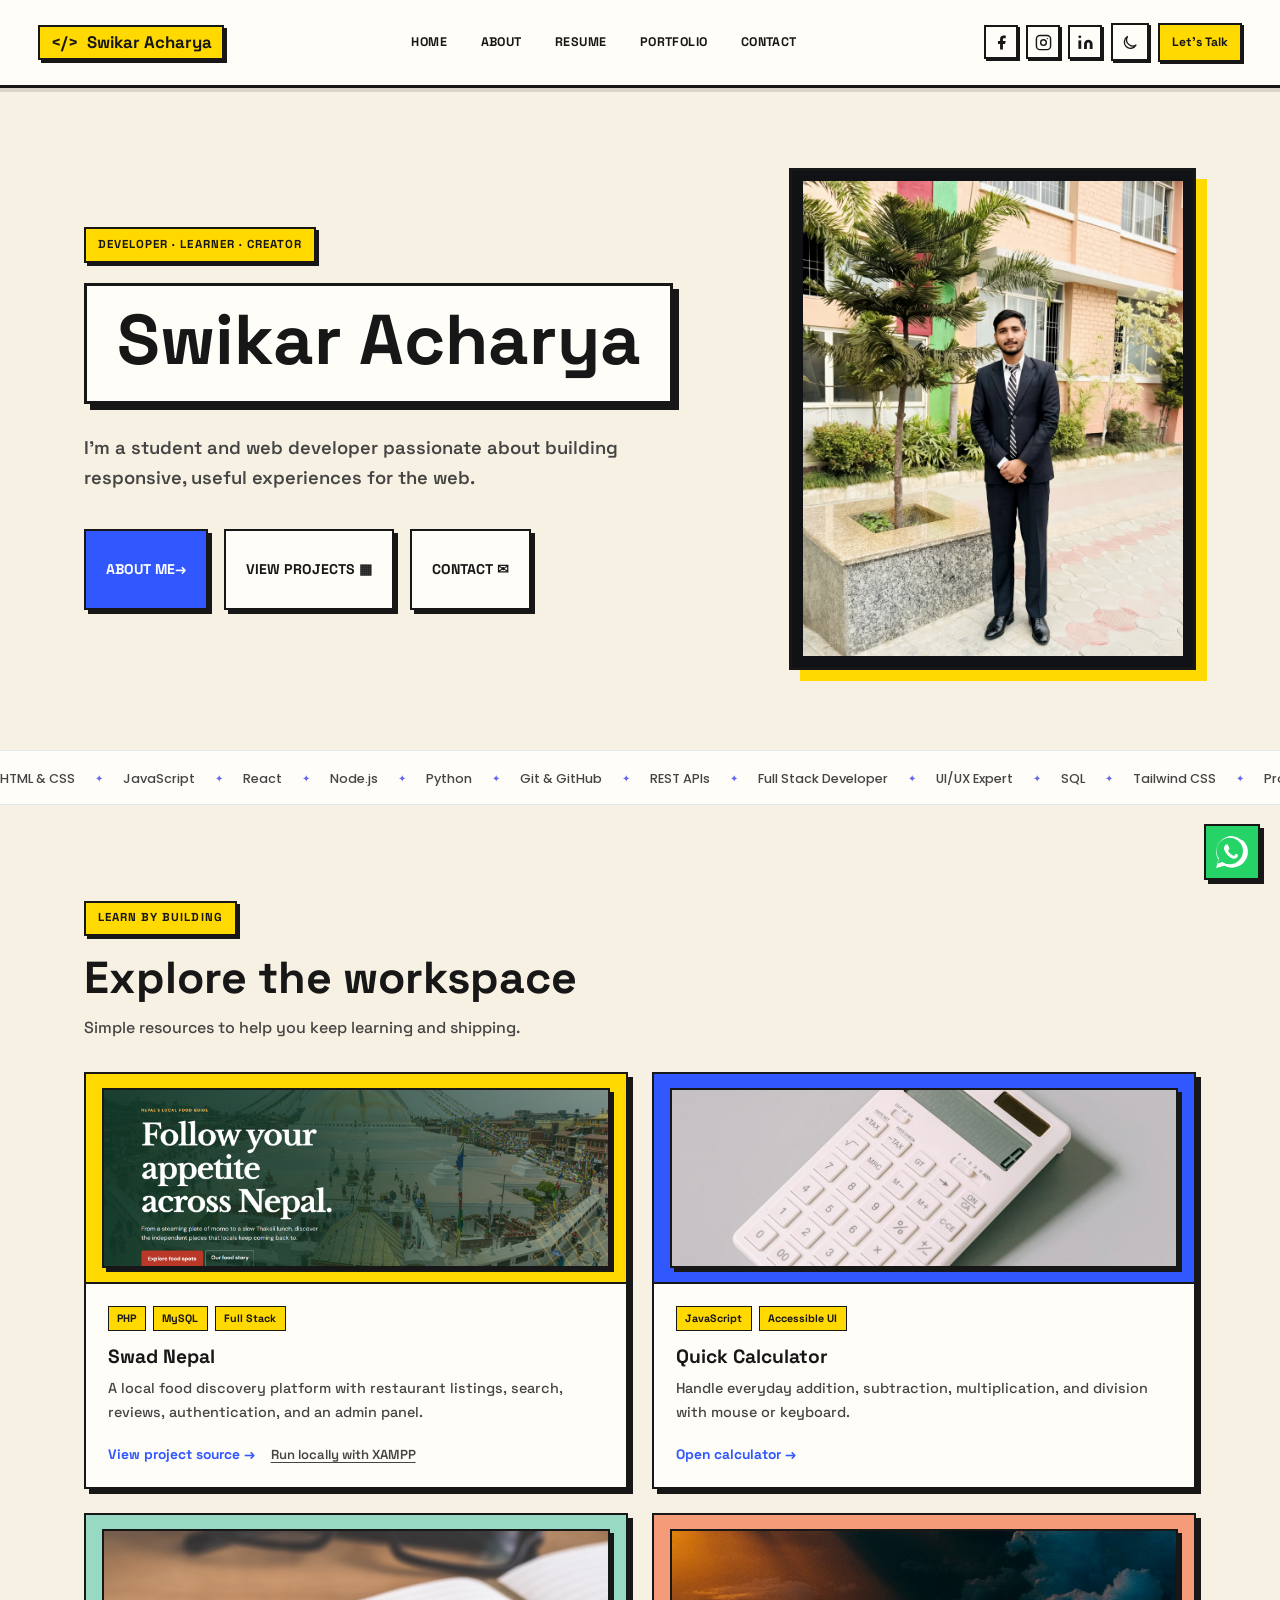
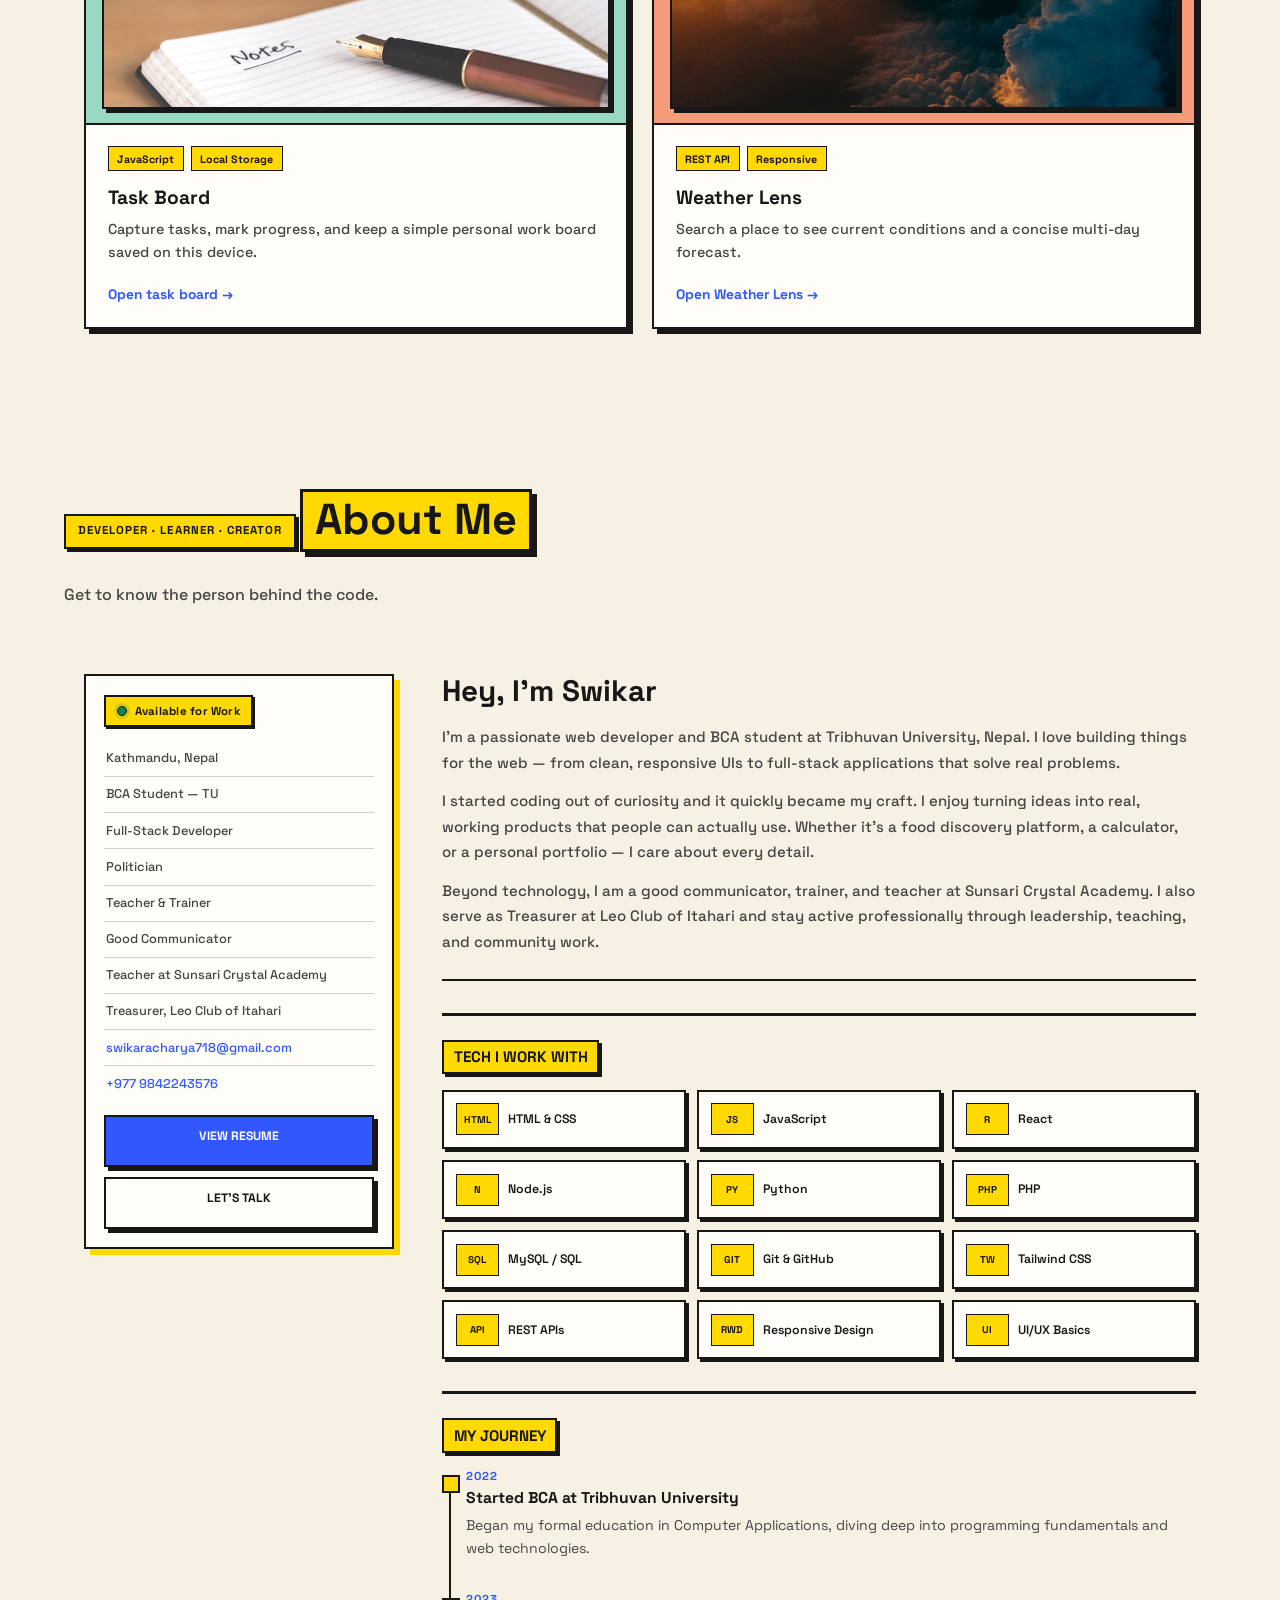
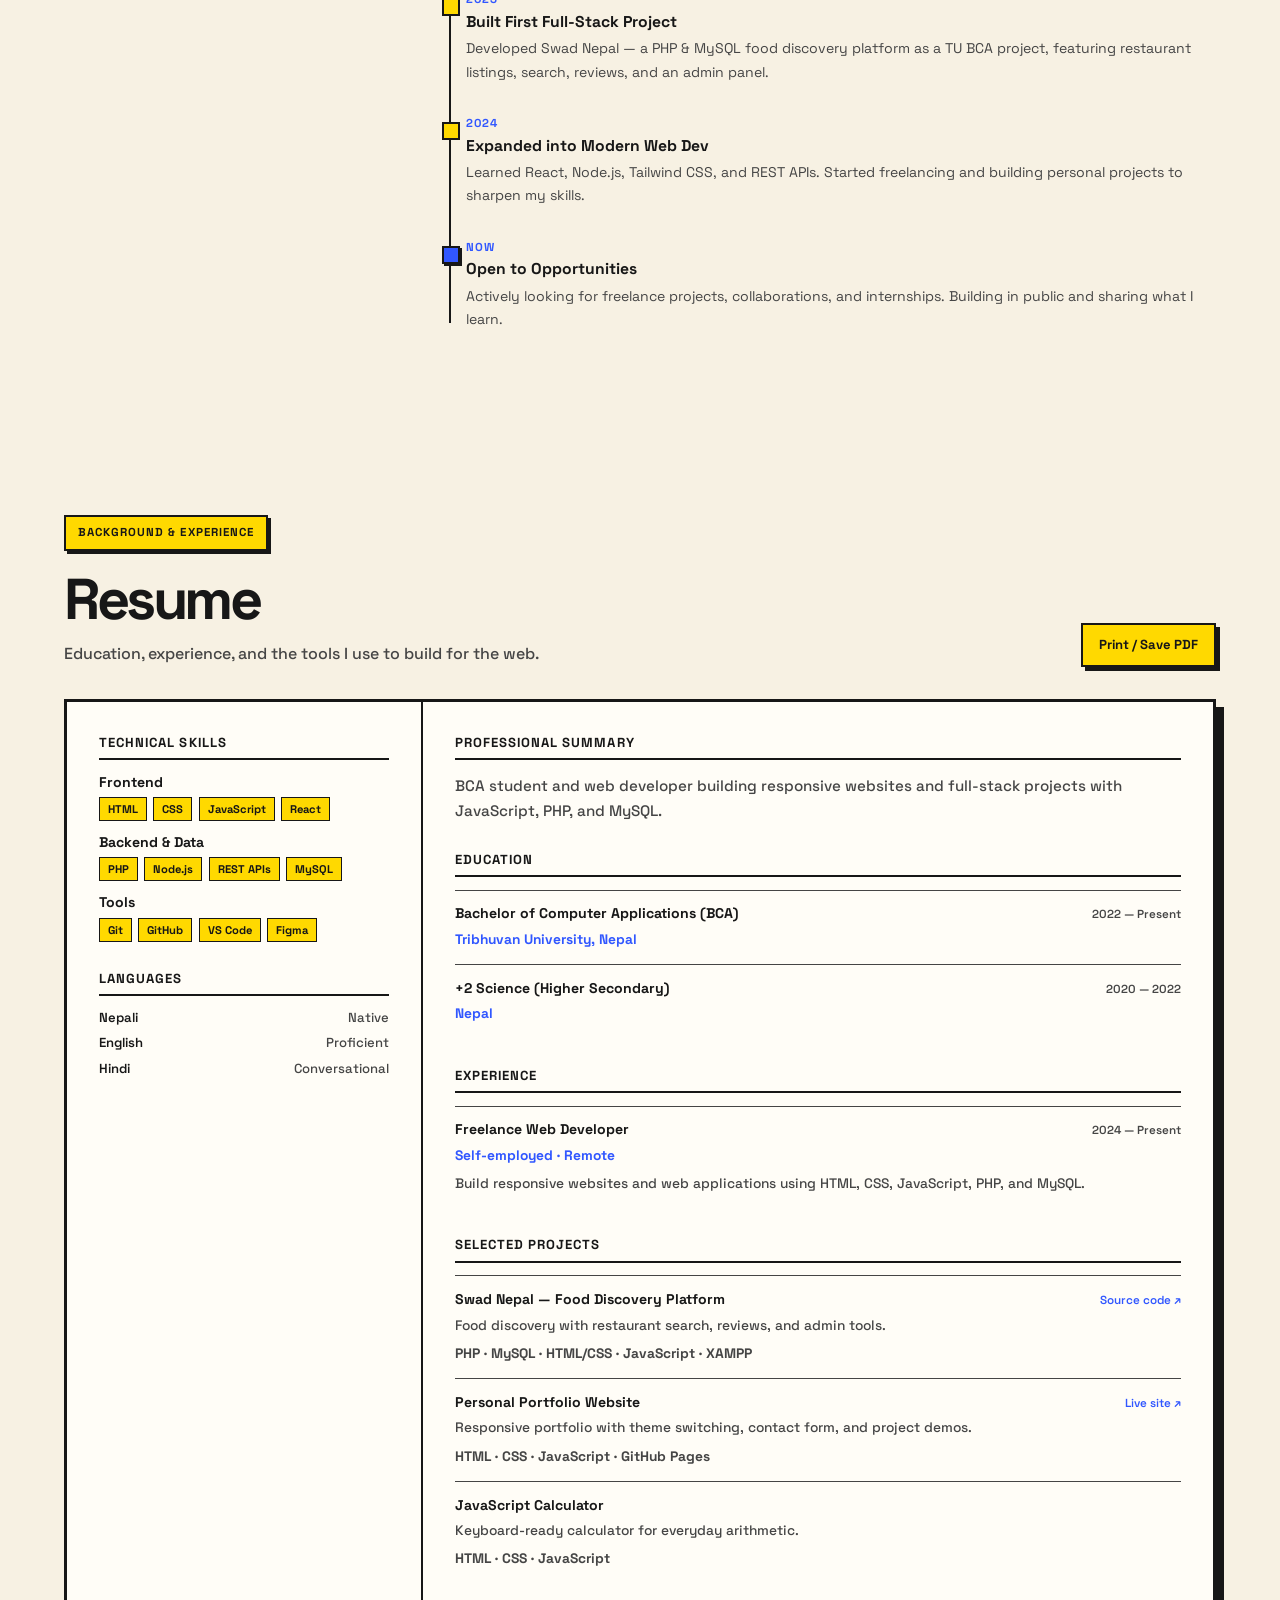
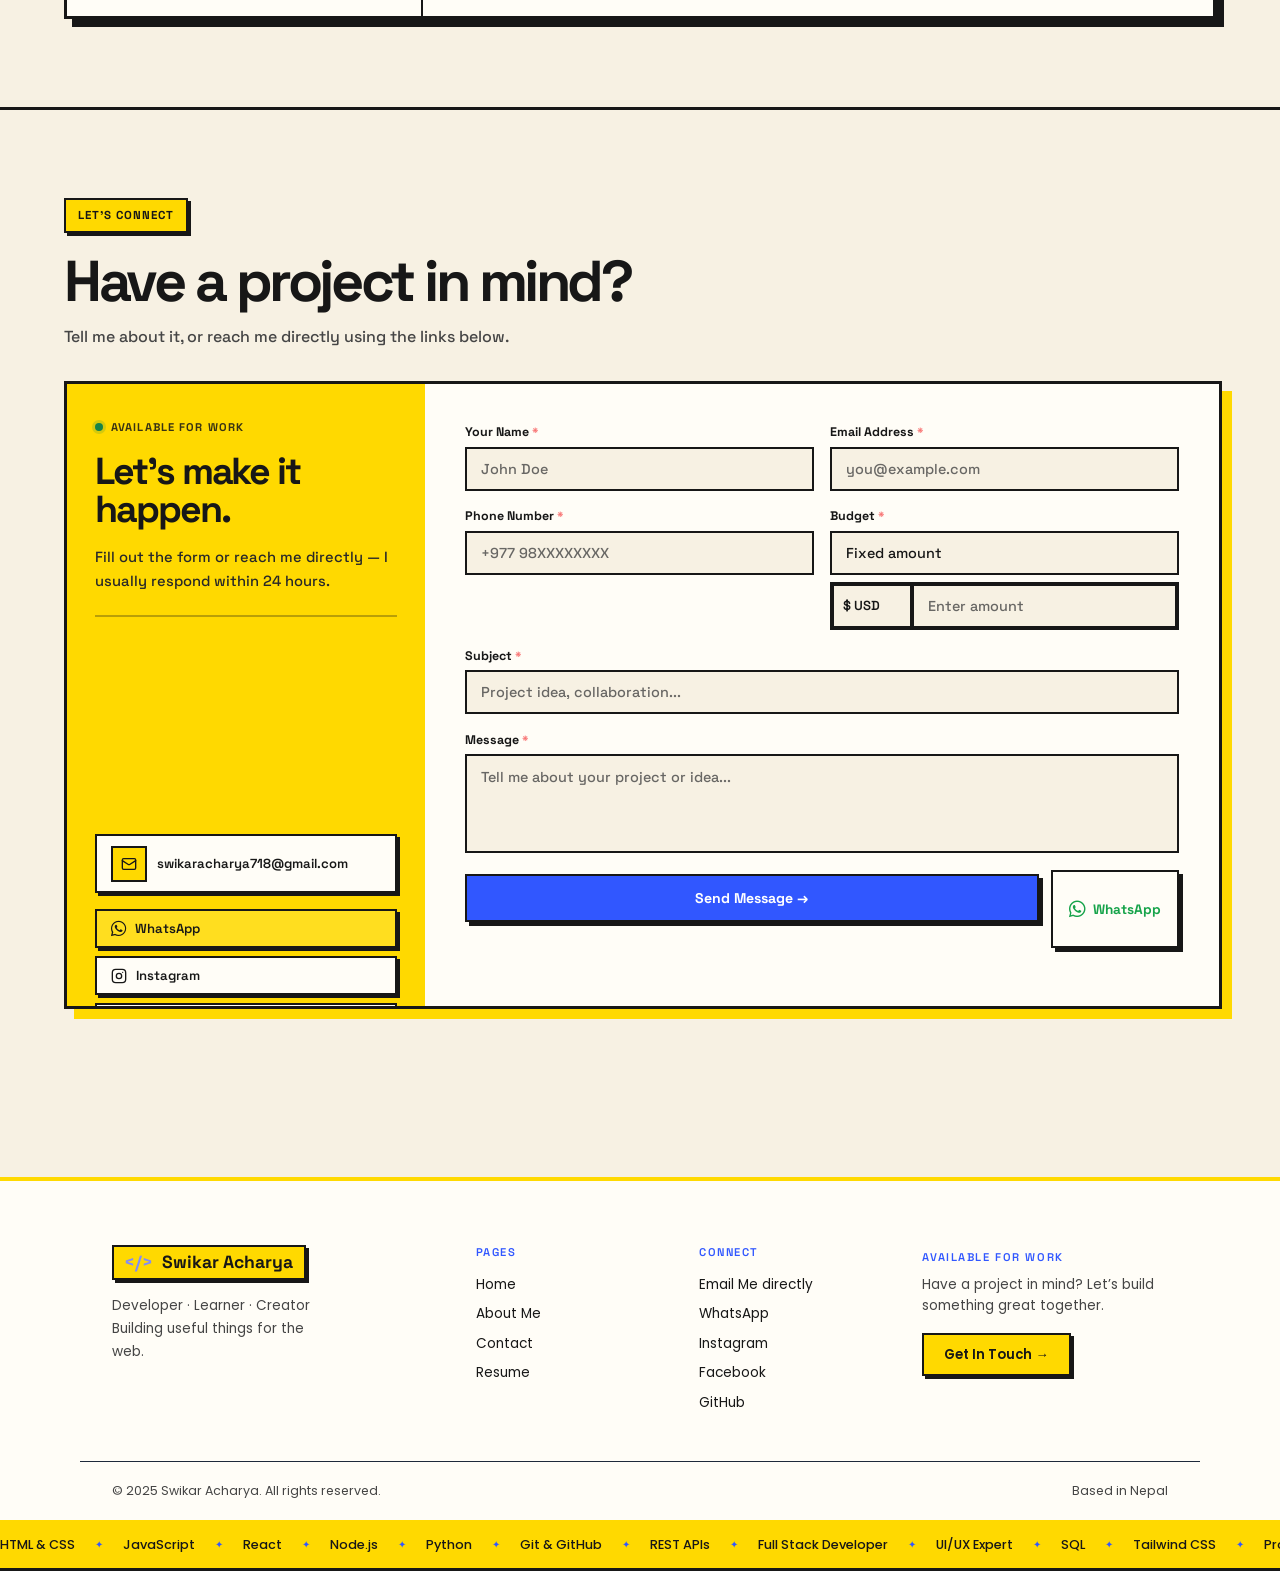
<file: index.html>
<!DOCTYPE html>
<html lang="en">

<head>
  <meta charset="UTF-8">
  <meta name="viewport" content="width=device-width, initial-scale=1.0">
  <meta name="description"
    content="Visit the portfolio of Swikar Acharya, a student and web developer building responsive web experiences, useful projects, and creative solutions.">
  <meta name="author" content="Swikar Acharya">
  <meta name="theme-color" content="#f7f1e3">
  <meta property="og:type" content="website">
  <meta property="og:site_name" content="Swikar Acharya">
  <meta property="og:title" content="Swikar Acharya | Student &amp; Web Developer">
  <meta property="og:description"
    content="Portfolio, projects, and background of Swikar Acharya, a student and web developer.">
  <meta property="og:url" content="https://swikaracharya.com.np/">
  <meta property="og:image" content="https://swikaracharya.com.np/image.jpg">
  <meta property="og:image:alt" content="Swikar Acharya">
  <meta name="twitter:card" content="summary">
  <meta name="twitter:title" content="Swikar Acharya | Student &amp; Web Developer">
  <meta name="twitter:description"
    content="Portfolio, projects, and background of Swikar Acharya, a student and web developer.">
  <meta name="twitter:image" content="https://swikaracharya.com.np/image.jpg">
  <title>Swikar Acharya | Student &amp; Web Developer</title>
  <link rel="canonical" href="https://swikaracharya.com.np/">
  <script type="application/ld+json">
    {
      "@context": "https://schema.org",
      "@type": "Person",
      "name": "Swikar Acharya",
      "url": "https://swikaracharya.com.np/",
      "image": "https://swikaracharya.com.np/image.jpg",
      "jobTitle": "Student and Web Developer",
      "sameAs": [
        "https://github.com/swikaracharya718-lang",
        "https://www.linkedin.com/in/swikar-acharya-856a3334b/",
        "https://www.instagram.com/swikaracharya17/",
        "https://www.facebook.com/swikar.acharya2"
      ],
      "knowsAbout": ["Web development", "JavaScript", "React", "Node.js", "Python", "HTML", "CSS"]
    }
  </script>
  <script>
    if (window.location.pathname.toLowerCase() === '/index.html') {
      window.history.replaceState(null, '', `/${window.location.search}${window.location.hash}`);
    }
  </script>
  <link rel="stylesheet" href="style.css">
  <link rel="stylesheet" href="about.css">
  <link rel="stylesheet" href="neubrutalism.css">
  <link href="https://fonts.googleapis.com/css2?family=Poppins:wght@400;500;600&display=swap" rel="stylesheet">
  <link href="https://fonts.googleapis.com/css2?family=Space+Grotesk:wght@400;500;600;700&display=swap"
    rel="stylesheet">
  <link rel="stylesheet" href="https://cdn.jsdelivr.net/npm/@fortawesome/fontawesome-free@6.5.2/css/all.min.css">
</head>

<body>
  <header>
    <nav class="dev-navbar" aria-label="Primary navigation">
      <a href="/" class="nav-brand" aria-label="Swikar Acharya home">
        <span class="code-icon" aria-hidden="true">&lt;/&gt;</span>
        <span>Swikar Acharya</span>
      </a>
      <button class="nav-menu-toggle" type="button" aria-label="Open navigation menu" aria-expanded="false"
        aria-controls="primary-navigation-links">
        <span></span><span></span><span></span>
      </button>

      <ul class="nav-links" id="primary-navigation-links">
        <li><a href="#home">Home</a></li>
        <li><a href="#about">About</a></li>
        <li><a href="#resume">Resume</a></li>
        <li><a href="#projects">Portfolio</a></li>
        <li><a href="#contact" class="contact-trigger">Contact</a></li>
      </ul>

      <div class="nav-actions">
        <div class="nav-socials">
          <a href="https://www.facebook.com/swikar.acharya2" target="_blank" rel="noopener" aria-label="Facebook"
            class="social-icon fb">
            <svg viewBox="0 0 24 24" fill="currentColor" aria-hidden="true">
              <path d="M18 2h-3a5 5 0 0 0-5 5v3H7v4h3v8h4v-8h3l1-4h-4V7a1 1 0 0 1 1-1h3z" />
            </svg>
          </a>
          <a href="https://www.instagram.com/swikaracharya17/" target="_blank" rel="noopener" aria-label="Instagram"
            class="social-icon ig">
            <svg viewBox="0 0 24 24" fill="none" stroke="currentColor" stroke-width="2" stroke-linecap="round"
              stroke-linejoin="round" aria-hidden="true">
              <rect x="2" y="2" width="20" height="20" rx="5" ry="5" />
              <circle cx="12" cy="12" r="4" />
              <circle cx="17.5" cy="6.5" r="1" fill="currentColor" stroke="none" />
            </svg>
          </a>
          <a href="https://www.linkedin.com/in/swikar-acharya-856a3334b/" target="_blank" rel="noopener"
            aria-label="LinkedIn" class="social-icon li">
            <svg viewBox="0 0 24 24" fill="currentColor" aria-hidden="true">
              <path d="M16 8a6 6 0 0 1 6 6v7h-4v-7a2 2 0 0 0-2-2 2 2 0 0 0-2 2v7h-4v-7a6 6 0 0 1 6-6z" />
              <rect x="2" y="9" width="4" height="12" />
              <circle cx="4" cy="4" r="2" />
            </svg>
          </a>
        </div>
        <button class="theme-toggle" type="button" aria-label="Switch theme" aria-pressed="true"><svg
            viewBox="0 0 24 24" aria-hidden="true">
            <path d="M20.4 15.2A8.5 8.5 0 0 1 8.8 3.6 8.5 8.5 0 1 0 20.4 15.2Z"></path>
          </svg></button>
        <a href="https://wa.me/9779842243576" target="_blank" rel="noopener" class="signup"
          title="Chat with me on WhatsApp">Let's Talk</a>
      </div>
    </nav>
  </header>

  <main id="home">
    <section class="hero">
      <div class="hero-content">
        <p class="hero-eyebrow">DEVELOPER · LEARNER · CREATOR</p>
        <h1>Swikar Acharya</h1>
        <p class="hero-copy">I&rsquo;m a student and web developer passionate about building responsive, useful
          experiences for the web.</p>
        <div class="hero-actions">
          <a class="hero-primary" href="#about">About Me <span aria-hidden="true">&rarr;</span></a>
          <a class="hero-secondary" href="#projects">View Projects <span aria-hidden="true">&#9638;</span></a>
          <a class="hero-secondary contact-trigger" href="#contact">Contact <span aria-hidden="true">&#9993;</span></a>
        </div>
      </div>
      <div class="hero-profile">
        <div class="profile-glow"></div>
        <img src="image.jpg" alt="Swikar Acharya">
      </div>
    </section>

    <section class="skills-ticker" aria-label="Skills">
      <div class="skills-track">
        <span>HTML &amp; CSS</span><span class="ticker-dot">✦</span>
        <span>JavaScript</span><span class="ticker-dot">✦</span>
        <span>React</span><span class="ticker-dot">✦</span>
        <span>Node.js</span><span class="ticker-dot">✦</span>
        <span>Python</span><span class="ticker-dot">✦</span>
        <span>Git &amp; GitHub</span><span class="ticker-dot">✦</span>
        <span>REST APIs</span><span class="ticker-dot">✦</span>
        <span>Full Stack Developer </span><span class="ticker-dot">✦</span>
        <span>UI/UX Expert</span><span class="ticker-dot">✦</span>
        <span>SQL</span><span class="ticker-dot">✦</span>
        <span>Tailwind CSS</span><span class="ticker-dot">✦</span>
        <span>Problem Solving</span><span class="ticker-dot">✦</span>
        <span>HTML &amp; CSS</span><span class="ticker-dot">✦</span>
        <span>JavaScript</span><span class="ticker-dot">✦</span>
        <span>React</span><span class="ticker-dot">✦</span>
        <span>Node.js</span><span class="ticker-dot">✦</span>
        <span>Python</span><span class="ticker-dot">✦</span>
        <span>Git &amp; GitHub</span><span class="ticker-dot">✦</span>
        <span>REST APIs</span><span class="ticker-dot">✦</span>
        <span>Full Stack Developer</span><span class="ticker-dot">✦</span>
        <span>UI/UX Expert</span><span class="ticker-dot">✦</span>
        <span>SQL</span><span class="ticker-dot">✦</span>
        <span>Tailwind CSS</span><span class="ticker-dot">✦</span>
        <span>Problem Solving</span><span class="ticker-dot">✦</span>
      </div>
    </section>

    <section class="projects-section" id="projects" aria-labelledby="explore-title">
      <div class="section-heading">
        <p class="hero-eyebrow">LEARN BY BUILDING</p>
        <h2 id="explore-title">Explore the workspace</h2>
        <p>Simple resources to help you keep learning and shipping.</p>
      </div>
      <div class="projects-grid">
        <article class="project-card">
          <div class="project-card-top swad">
            <img class="project-preview-image" src="assets/swad-nepal-landing.png"
              alt="Screenshot of the Swad Nepal landing page, featuring its Nepal food guide hero">
          </div>
          <div class="project-card-body">
            <div class="project-tags"><span>PHP</span><span>MySQL</span><span>Full Stack</span></div>
            <h3>Swad Nepal</h3>
            <p>A local food discovery platform with restaurant listings, search, reviews, authentication, and an admin
              panel.</p>
            <div class="project-card-footer project-card-actions">
              <a class="project-link" href="https://github.com/swikaracharya718-lang/Swad-Nepal-original"
                target="_blank" rel="noopener">View project source &rarr;</a>
              <a class="project-source-link" href="http://localhost/swad-nepal/" target="_blank" rel="noopener">Run locally with XAMPP</a>
            </div>
          </div>
        </article>

        <article class="project-card">
          <div class="project-card-top calc">
            <img class="project-preview-image" src="assets/calculator-project.jpg"
              alt="Calculator and notes on a desk, previewing the quick calculator project" loading="lazy">
          </div>
          <div class="project-card-body">
            <div class="project-tags"><span>JavaScript</span><span>Accessible UI</span></div>
            <h3>Quick Calculator</h3>
            <p>Handle everyday addition, subtraction, multiplication, and division with mouse or keyboard.</p>
            <div class="project-card-footer"><a class="project-link" href="/projects/calculator/">Open calculator &rarr;</a>
            </div>
          </div>
        </article>

        <article class="project-card">
          <div class="project-card-top notes">
            <img class="project-preview-image" src="assets/task-board-project.jpg"
              alt="Notebook and pen on a desk, previewing the task board project" loading="lazy">
          </div>
          <div class="project-card-body">
            <div class="project-tags"><span>JavaScript</span><span>Local Storage</span></div>
            <h3>Task Board</h3>
            <p>Capture tasks, mark progress, and keep a simple personal work board saved on this device.</p>
            <div class="project-card-footer"><a class="project-link" href="/projects/task-board/">Open task board &rarr;</a>
            </div>
          </div>
        </article>

        <article class="project-card">
          <div class="project-card-top weather">
            <img class="project-preview-image" src="assets/weather-lens-project.jpg"
              alt="Clouds over a landscape, previewing the Weather Lens forecast project" loading="lazy">
          </div>
          <div class="project-card-body">
            <div class="project-tags"><span>REST API</span><span>Responsive</span></div>
            <h3>Weather Lens</h3>
            <p>Search a place to see current conditions and a concise multi-day forecast.</p>
            <div class="project-card-footer"><a class="project-link" href="/projects/weather-lens/">Open Weather Lens &rarr;</a>
            </div>
          </div>
        </article>
      </div>
    </section>

    <div class="about-page" id="about">
      <section class="about-hero" aria-labelledby="about-title">
        <div class="about-hero-inner">
          <p class="hero-eyebrow">DEVELOPER · LEARNER · CREATOR</p>
          <h1 id="about-title">About Me</h1>
          <p class="about-hero-sub">Get to know the person behind the code.</p>
        </div>
      </section>

      <section class="about-main">
        <div class="about-grid">
          <aside class="about-sidebar">
            <div class="about-badge"><span class="modal-status-dot"></span>Available for Work</div>
            <div class="about-info-card">
              <div class="about-info-row"><span>Kathmandu, Nepal</span></div>
              <div class="about-info-row"><span>BCA Student &mdash; TU</span></div>
              <div class="about-info-row"><span>Full-Stack Developer</span></div>
              <div class="about-info-row"><span>Politician</span></div>
              <div class="about-info-row"><span>Teacher &amp; Trainer</span></div>
              <div class="about-info-row"><span>Good Communicator</span></div>
              <div class="about-info-row"><span>Teacher at Sunsari Crystal Academy</span></div>
              <div class="about-info-row"><span>Treasurer, Leo Club of Itahari</span></div>
              <div class="about-info-row"><a href="mailto:swikaracharya718@gmail.com?subject=Portfolio%20inquiry"
                  aria-label="Email Swikar directly">swikaracharya718@gmail.com</a>
              </div>
              <div class="about-info-row"><a href="https://wa.me/9779842243576" target="_blank" rel="noopener">+977
                  9842243576</a></div>
            </div>
            <div class="about-sidebar-actions">
              <a href="#resume" class="hero-primary">View Resume</a>
              <a href="#contact" class="hero-secondary contact-trigger">Let's Talk</a>
            </div>
          </aside>

          <div class="about-content">
            <div class="about-bio">
              <h2>Hey, I&rsquo;m Swikar</h2>
              <p>I&rsquo;m a passionate web developer and BCA student at Tribhuvan University, Nepal. I love building
                things for the web &mdash; from clean, responsive UIs to full-stack applications that solve real
                problems.</p>
              <p>I started coding out of curiosity and it quickly became my craft. I enjoy turning ideas into real,
                working products that people can actually use. Whether it&rsquo;s a food discovery platform, a
                calculator, or a personal portfolio &mdash; I care about every detail.</p>
              <p>Beyond technology, I am a good communicator, trainer, and teacher at Sunsari Crystal Academy. I also
                serve as Treasurer at Leo Club of Itahari and stay active professionally through leadership, teaching,
                and community work.</p>
            </div>

            <div class="about-block">
              <h3 class="about-block-title">Tech I Work With</h3>
              <div class="about-skills-grid">
                <div class="skill-item"><span class="skill-mark">HTML</span><span class="skill-name">HTML &amp;
                    CSS</span></div>
                <div class="skill-item"><span class="skill-mark">JS</span><span class="skill-name">JavaScript</span>
                </div>
                <div class="skill-item"><span class="skill-mark">R</span><span class="skill-name">React</span>
                </div>
                <div class="skill-item"><span class="skill-mark">N</span><span class="skill-name">Node.js</span>
                </div>
                <div class="skill-item"><span class="skill-mark">PY</span><span class="skill-name">Python</span>
                </div>
                <div class="skill-item"><span class="skill-mark">PHP</span><span class="skill-name">PHP</span>
                </div>
                <div class="skill-item"><span class="skill-mark">SQL</span><span class="skill-name">MySQL /
                    SQL</span></div>
                <div class="skill-item"><span class="skill-mark">GIT</span><span class="skill-name">Git &amp;
                    GitHub</span></div>
                <div class="skill-item"><span class="skill-mark">TW</span><span class="skill-name">Tailwind
                    CSS</span></div>
                <div class="skill-item"><span class="skill-mark">API</span><span class="skill-name">REST
                    APIs</span></div>
                <div class="skill-item"><span class="skill-mark">RWD</span><span class="skill-name">Responsive
                    Design</span></div>
                <div class="skill-item"><span class="skill-mark">UI</span><span class="skill-name">UI/UX
                    Basics</span></div>
              </div>
            </div>

            <div class="about-block">
              <h3 class="about-block-title">My Journey</h3>
              <div class="about-timeline">
                <div class="timeline-item">
                  <div class="timeline-dot"></div>
                  <div class="timeline-body"><span class="timeline-year">2022</span>
                    <h4>Started BCA at Tribhuvan University</h4>
                    <p>Began my formal education in Computer Applications, diving deep into programming fundamentals and
                      web technologies.</p>
                  </div>
                </div>
                <div class="timeline-item">
                  <div class="timeline-dot"></div>
                  <div class="timeline-body"><span class="timeline-year">2023</span>
                    <h4>Built First Full-Stack Project</h4>
                    <p>Developed Swad Nepal &mdash; a PHP &amp; MySQL food discovery platform as a TU BCA project,
                      featuring restaurant listings, search, reviews, and an admin panel.</p>
                  </div>
                </div>
                <div class="timeline-item">
                  <div class="timeline-dot"></div>
                  <div class="timeline-body"><span class="timeline-year">2024</span>
                    <h4>Expanded into Modern Web Dev</h4>
                    <p>Learned React, Node.js, Tailwind CSS, and REST APIs. Started freelancing and building personal
                      projects to sharpen my skills.</p>
                  </div>
                </div>
                <div class="timeline-item timeline-item--active">
                  <div class="timeline-dot"></div>
                  <div class="timeline-body"><span class="timeline-year">Now</span>
                    <h4>Open to Opportunities</h4>
                    <p>Actively looking for freelance projects, collaborations, and internships. Building in public and
                      sharing what I learn.</p>
                  </div>
                </div>
              </div>
            </div>
          </div>
        </div>
      </section>
    </div>

  </main>
  <section class="resume-section" id="resume" aria-labelledby="resume-title">
    <div class="resume-section-inner">
      <div class="resume-section-heading">
        <div>
          <p class="hero-eyebrow">BACKGROUND &amp; EXPERIENCE</p>
          <h2 id="resume-title">Resume</h2>
          <p>Education, experience, and the tools I use to build for the web.</p>
        </div>
        <button class="resume-print" type="button" onclick="window.print()">Print / Save PDF</button>
      </div>

      <div class="resume-grid">
        <aside class="resume-sidebar">
          <section class="resume-block">
            <h3>Technical Skills</h3>
            <h4>Frontend</h4>
            <p class="resume-tags"><span>HTML</span><span>CSS</span><span>JavaScript</span><span>React</span></p>
            <h4>Backend &amp; Data</h4>
            <p class="resume-tags"><span>PHP</span><span>Node.js</span><span>REST APIs</span><span>MySQL</span></p>
            <h4>Tools</h4>
            <p class="resume-tags"><span>Git</span><span>GitHub</span><span>VS Code</span><span>Figma</span></p>
          </section>
          <section class="resume-block">
            <h3>Languages</h3>
            <ul class="resume-list">
              <li><span>Nepali</span><span>Native</span></li>
              <li><span>English</span><span>Proficient</span></li>
              <li><span>Hindi</span><span>Conversational</span></li>
            </ul>
          </section>
        </aside>

        <div class="resume-main">
          <section class="resume-block">
            <h3>Professional Summary</h3>
            <p class="resume-summary">BCA student and web developer building responsive websites and full-stack projects with JavaScript, PHP, and MySQL.</p>
          </section>

          <section class="resume-block">
            <h3>Education</h3>
            <article class="resume-entry">
              <div class="resume-entry-heading"><h4>Bachelor of Computer Applications (BCA)</h4><span>2022 — Present</span></div>
              <p class="resume-entry-sub">Tribhuvan University, Nepal</p>
            </article>
            <article class="resume-entry">
              <div class="resume-entry-heading"><h4>+2 Science (Higher Secondary)</h4><span>2020 — 2022</span></div>
              <p class="resume-entry-sub">Nepal</p>
            </article>
          </section>

          <section class="resume-block">
            <h3>Experience</h3>
            <article class="resume-entry">
              <div class="resume-entry-heading"><h4>Freelance Web Developer</h4><span>2024 — Present</span></div>
              <p class="resume-entry-sub">Self-employed · Remote</p>
              <p>Build responsive websites and web applications using HTML, CSS, JavaScript, PHP, and MySQL.</p>
            </article>
          </section>

          <section class="resume-block">
            <h3>Selected Projects</h3>
            <article class="resume-project">
              <div class="resume-entry-heading"><h4>Swad Nepal — Food Discovery Platform</h4><a href="https://github.com/swikaracharya718-lang/Swad-Nepal-original" target="_blank" rel="noopener">Source code ↗</a></div>
              <p>Food discovery with restaurant search, reviews, and admin tools.</p>
              <p class="resume-project-tags">PHP · MySQL · HTML/CSS · JavaScript · XAMPP</p>
            </article>
            <article class="resume-project">
              <div class="resume-entry-heading"><h4>Personal Portfolio Website</h4><a href="https://swikaracharya.com.np/" target="_blank" rel="noopener">Live site ↗</a></div>
              <p>Responsive portfolio with theme switching, contact form, and project demos.</p>
              <p class="resume-project-tags">HTML · CSS · JavaScript · GitHub Pages</p>
            </article>
            <article class="resume-project">
              <div class="resume-entry-heading"><h4>JavaScript Calculator</h4></div>
              <p>Keyboard-ready calculator for everyday arithmetic.</p>
              <p class="resume-project-tags">HTML · CSS · JavaScript</p>
            </article>
          </section>
        </div>
      </div>
    </div>
  </section>

  <section class="contact-section-page" id="contact" aria-labelledby="contact-section-title">
    <div class="contact-section-inner">
      <div class="contact-section-heading">
        <p class="hero-eyebrow">LET&rsquo;S CONNECT</p>
        <h2 id="contact-section-title">Have a project in mind?</h2>
        <p>Tell me about it, or reach me directly using the links below.</p>
      </div>
      <div class="contact-modal">

      <div class="modal-left">
        <div class="modal-left-top">
          <span class="modal-status-dot"></span>
          <p class="modal-eyebrow">AVAILABLE FOR WORK</p>
        </div>
        <h3>Let&rsquo;s make it happen.</h3>
        <p class="modal-desc">Fill out the form or reach me directly — I usually respond within 24 hours.</p>
        <div class="modal-divider"></div>
        <div class="modal-direct">
          <a href="mailto:swikaracharya718@gmail.com?subject=Portfolio%20inquiry" class="modal-direct-link"
            aria-label="Email Swikar directly">
            <span class="modal-direct-icon">
              <svg viewBox="0 0 24 24" fill="none" stroke="currentColor" stroke-width="2" stroke-linecap="round"
                stroke-linejoin="round">
                <rect x="2" y="4" width="20" height="16" rx="2" />
                <path d="m22 7-8.97 5.7a1.94 1.94 0 0 1-2.06 0L2 7" />
              </svg>
            </span>
            swikaracharya718@gmail.com
          </a>
          <div class="modal-socials">
            <a href="https://wa.me/9779842243576" target="_blank" rel="noopener" class="modal-social-btn wa">
              <i class="fa-brands fa-whatsapp"></i>
              WhatsApp
            </a>
            <a href="https://www.instagram.com/swikaracharya17/" target="_blank" rel="noopener"
              class="modal-social-btn ig">
              <svg viewBox="0 0 24 24" fill="none" stroke="currentColor" stroke-width="2" stroke-linecap="round"
                stroke-linejoin="round">
                <rect x="2" y="2" width="20" height="20" rx="5" ry="5" />
                <circle cx="12" cy="12" r="4" />
                <circle cx="17.5" cy="6.5" r="1" fill="currentColor" stroke="none" />
              </svg>
              Instagram
            </a>
            <a href="https://www.facebook.com/swikar.acharya2" target="_blank" rel="noopener"
              class="modal-social-btn fb">
              <svg viewBox="0 0 24 24" fill="currentColor">
                <path d="M18 2h-3a5 5 0 0 0-5 5v3H7v4h3v8h4v-8h3l1-4h-4V7a1 1 0 0 1 1-1h3z" />
              </svg>
              Facebook
            </a>
          </div>
        </div>
      </div>

      <form class="modal-form" id="contactForm" action="https://formspree.io/f/maenwplw" method="POST">
        <div class="modal-row">
          <div class="modal-field">
            <label for="cf-name">Your Name <span class="req">*</span></label>
            <input type="text" id="cf-name" name="name" placeholder="John Doe" required>
          </div>
          <div class="modal-field">
            <label for="cf-email">Email Address <span class="req">*</span></label>
            <input type="email" id="cf-email" name="email" placeholder="you@example.com" required>
          </div>
        </div>
        <div class="modal-row">
          <div class="modal-field">
            <label for="cf-phone">Phone Number <span class="req">*</span></label>
            <input type="tel" id="cf-phone" name="phone" placeholder="+977 98XXXXXXXX" required>
          </div>
          <div class="modal-field">
            <label for="cf-budget-mode">Budget <span class="req">*</span></label>
            <select class="budget-type-select" id="cf-budget-mode" name="budget_type" required>
              <option value="fixed">Fixed amount</option>
              <option value="negotiable">Negotiable / not fixed</option>
            </select>
            <div class="budget-input-wrap">
              <select id="cf-currency" name="currency" aria-label="Currency">
                <option value="$">$ USD</option>
                <option value="NPR">NPR</option>
                <option value="INR">₹ INR</option>
                <option value="€">€ EUR</option>
              </select>
              <input type="number" id="cf-budget" name="budget" placeholder="Enter amount" min="0" required>
            </div>
          </div>
        </div>
        <div class="modal-field">
          <label for="cf-subject">Subject <span class="req">*</span></label>
          <input type="text" id="cf-subject" name="subject" placeholder="Project idea, collaboration..." required>
        </div>
        <div class="modal-field">
          <label for="cf-message">Message <span class="req">*</span></label>
          <textarea id="cf-message" name="message" rows="4" placeholder="Tell me about your project or idea..."
            required></textarea>
        </div>
        <div class="form-actions">
          <button type="submit" class="modal-submit" id="submitBtn">Send Message <span
              aria-hidden="true">&rarr;</span></button>
          <a class="whatsapp-form-button" href="https://wa.me/9779842243576" target="_blank" rel="noopener">
            <i class="fa-brands fa-whatsapp"></i>
            WhatsApp
          </a>
        </div>
        <p class="modal-success" id="modalSuccess" aria-live="polite"></p>
      </form>
    </div>
  </div>
  </section>

  <footer class="site-footer">
    <div class="footer-inner">
      <div class="footer-brand">
        <a href="/" class="nav-brand">
          <span class="code-icon">&lt;/&gt;</span>
          <span>Swikar Acharya</span>
        </a>
        <p>Developer &middot; Learner &middot; Creator<br>Building useful things for the web.</p>
      </div>
      <div class="footer-links">
        <span class="footer-links-title">Pages</span>
        <a href="#home">Home</a>
        <a href="#about">About Me</a>
        <a href="#contact" class="contact-trigger">Contact</a>
        <a href="#resume">Resume</a>
      </div>
      <div class="footer-links">
        <span class="footer-links-title">Connect</span>
        <a href="mailto:swikaracharya718@gmail.com?subject=Portfolio%20inquiry">Email Me directly</a>
        <a href="https://wa.me/9779842243576" target="_blank" rel="noopener">WhatsApp</a>
        <a href="https://www.instagram.com/swikaracharya17/" target="_blank" rel="noopener">Instagram</a>
        <a href="https://www.facebook.com/swikar.acharya2" target="_blank" rel="noopener">Facebook</a>
        <a href="https://github.com/swikaracharya718-lang" target="_blank" rel="noopener">GitHub</a>
      </div>
      <div class="footer-cta">
        <span class="footer-links-title">Available for Work</span>
        <p>Have a project in mind? Let&rsquo;s build something great together.</p>
        <a href="#contact" class="footer-cta-btn contact-trigger">Get In Touch &rarr;</a>
      </div>
    </div>
    <div class="footer-bottom">
      <span>&copy; 2025 Swikar Acharya. All rights reserved.</span>
      <span>Based in Nepal</span>
    </div>
  </footer>

  <section class="skills-ticker footer-skills-ticker" aria-label="Skills and technologies">
    <div class="skills-track" aria-hidden="true">
      <span>HTML &amp; CSS</span><span class="ticker-dot">✦</span>
      <span>JavaScript</span><span class="ticker-dot">✦</span>
      <span>React</span><span class="ticker-dot">✦</span>
      <span>Node.js</span><span class="ticker-dot">✦</span>
      <span>Python</span><span class="ticker-dot">✦</span>
      <span>Git &amp; GitHub</span><span class="ticker-dot">✦</span>
      <span>REST APIs</span><span class="ticker-dot">✦</span>
      <span>Full Stack Developer</span><span class="ticker-dot">✦</span>
      <span>UI/UX Expert</span><span class="ticker-dot">✦</span>
      <span>SQL</span><span class="ticker-dot">✦</span>
      <span>Tailwind CSS</span><span class="ticker-dot">✦</span>
      <span>Problem Solving</span><span class="ticker-dot">✦</span>
      <span>HTML &amp; CSS</span><span class="ticker-dot">✦</span>
      <span>JavaScript</span><span class="ticker-dot">✦</span>
      <span>React</span><span class="ticker-dot">✦</span>
      <span>Node.js</span><span class="ticker-dot">✦</span>
      <span>Python</span><span class="ticker-dot">✦</span>
      <span>Git &amp; GitHub</span><span class="ticker-dot">✦</span>
      <span>REST APIs</span><span class="ticker-dot">✦</span>
      <span>Full Stack Developer</span><span class="ticker-dot">✦</span>
      <span>UI/UX Expert</span><span class="ticker-dot">✦</span>
      <span>SQL</span><span class="ticker-dot">✦</span>
      <span>Tailwind CSS</span><span class="ticker-dot">✦</span>
      <span>Problem Solving</span><span class="ticker-dot">✦</span>
    </div>
  </section>

  <script src="theme.js"></script>
  <script>
    const form = document.getElementById('contactForm');
    const success = document.getElementById('modalSuccess');
    const submitBtn = document.getElementById('submitBtn');
    const budgetMode = document.getElementById('cf-budget-mode');
    const budgetInput = document.getElementById('cf-budget');

    const syncBudgetRequirement = () => {
      const isFixed = budgetMode.value === 'fixed';
      budgetInput.required = isFixed;
      budgetInput.placeholder = isFixed ? 'Enter amount' : 'Optional amount';
    };

    budgetMode.addEventListener('change', syncBudgetRequirement);
    syncBudgetRequirement();

    form.addEventListener('submit', async e => {
      e.preventDefault();
      submitBtn.disabled = true;
      submitBtn.textContent = 'Sending...';

      try {
        const response = await fetch(form.action, {
          method: 'POST',
          body: new FormData(form),
          headers: { 'Accept': 'application/json' }
        });

        if (!response.ok) {
          throw new Error(`Form submission failed with status ${response.status}.`);
        }

        success.style.color = '#16a34a';
        success.textContent = '\u2713 Message sent! I\'ll get back to you soon.';
        form.reset();
        syncBudgetRequirement();
      } catch (error) {
        console.error('Could not submit the contact form.', error);
        success.style.color = '#dc2626';
        success.textContent = 'Something went wrong. Please try WhatsApp or email directly.';
      } finally {
        submitBtn.disabled = false;
        submitBtn.innerHTML = 'Send Message <span aria-hidden="true">&rarr;</span>';
      }

      setTimeout(() => { success.textContent = ''; }, 6000);
    });

    const motionTargets = document.querySelectorAll(
      '.section-heading, .project-card, .about-sidebar, .about-content > *, .resume-block, .contact-section-heading, .contact-section-page .contact-modal'
    );
    const reducedMotion = window.matchMedia('(prefers-reduced-motion: reduce)').matches;

    if (!reducedMotion && 'IntersectionObserver' in window) {
      const revealObserver = new IntersectionObserver((entries, observer) => {
        entries.forEach(entry => {
          if (entry.isIntersecting) {
            entry.target.classList.add('is-visible');
            observer.unobserve(entry.target);
          }
        });
      }, { threshold: 0.12 });

      motionTargets.forEach(target => {
        target.classList.add('motion-reveal');
        revealObserver.observe(target);
      });
      document.documentElement.classList.add('motion-ready');
    }

    const mobileViewport = window.matchMedia('(max-width: 700px)');
    const siteHeader = document.querySelector('header');
    let previousScrollY = window.scrollY;
    let anchorNavigationActive = false;
    let anchorNavigationTimer;

    function updateAnchorOffset() {
      const headerHeight = siteHeader.getBoundingClientRect().height;
      document.documentElement.style.setProperty('--anchor-offset', `${Math.ceil(headerHeight + 12)}px`);
    }

    updateAnchorOffset();
    if ('ResizeObserver' in window) {
      new ResizeObserver(updateAnchorOffset).observe(siteHeader);
    }
    window.addEventListener('resize', updateAnchorOffset, { passive: true });

    function finishAnchorNavigation() {
      anchorNavigationActive = false;
      window.clearTimeout(anchorNavigationTimer);
      previousScrollY = window.scrollY;
    }

    document.addEventListener('click', event => {
      const anchor = event.target.closest('a[href^="#"]');
      if (!anchor || !mobileViewport.matches || reducedMotion) return;
      const targetId = decodeURIComponent(anchor.hash.slice(1));
      if (!document.getElementById(targetId)) return;

      anchorNavigationActive = true;
      siteHeader.classList.remove('mobile-nav-hidden');
      window.clearTimeout(anchorNavigationTimer);
      anchorNavigationTimer = window.setTimeout(finishAnchorNavigation, 1800);
    });

    window.addEventListener('scrollend', finishAnchorNavigation, { passive: true });

    window.addEventListener('scroll', () => {
      if (!mobileViewport.matches || reducedMotion) {
        siteHeader.classList.remove('mobile-nav-hidden');
        previousScrollY = window.scrollY;
        return;
      }

      if (anchorNavigationActive) {
        siteHeader.classList.remove('mobile-nav-hidden');
        previousScrollY = window.scrollY;
        return;
      }

      const currentScrollY = window.scrollY;
      const scrollDifference = currentScrollY - previousScrollY;

      if (currentScrollY < 48 || scrollDifference < -8) {
        siteHeader.classList.remove('mobile-nav-hidden');
      } else if (scrollDifference > 8) {
        siteHeader.classList.add('mobile-nav-hidden');
      }

      previousScrollY = currentScrollY;
    }, { passive: true });

    mobileViewport.addEventListener('change', () => {
      siteHeader.classList.remove('mobile-nav-hidden');
      previousScrollY = window.scrollY;
    });
  </script>
</body>

</html>
</file>
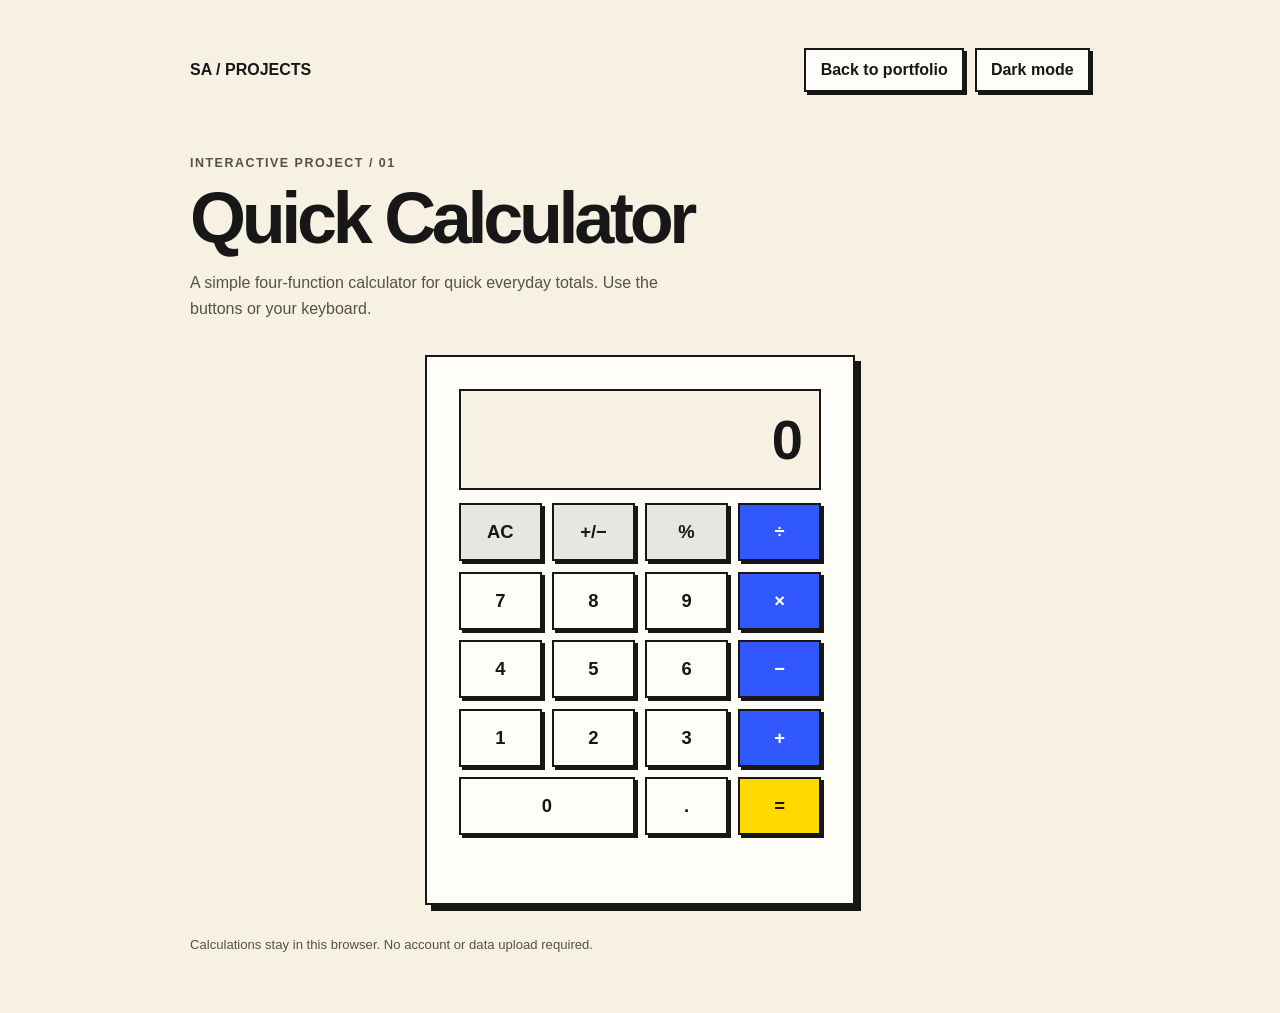
<file: projects/calculator/index.html>
<!doctype html>
<html lang="en" data-theme="light">
<head>
  <meta charset="utf-8">
  <meta name="viewport" content="width=device-width, initial-scale=1">
  <meta name="theme-color" content="#f7f1e3">
  <meta name="description" content="Try Quick Calculator, a four-function calculator project by Swikar Acharya for fast everyday calculations.">
  <meta name="author" content="Swikar Acharya">
  <link rel="canonical" href="https://swikaracharya.com.np/projects/calculator/">
  <title>Quick Calculator | Swikar Acharya</title>
  <link rel="stylesheet" href="../demo.css">
  <link rel="stylesheet" href="../calculator.css">
  <script src="../demo.js" defer></script>
  <script src="../calculator.js" defer></script>
</head>
<body>
  <main class="demo-shell">
    <header class="demo-topbar">
      <a class="demo-brand" href="/#projects">SA / PROJECTS</a>
      <nav class="demo-actions" aria-label="Project navigation">
        <a class="demo-link-button" href="/#projects">Back to portfolio</a>
        <button class="demo-button" type="button" data-theme-toggle aria-pressed="false">Dark mode</button>
      </nav>
    </header>
    <section class="demo-heading">
      <p class="demo-eyebrow">INTERACTIVE PROJECT / 01</p>
      <h1>Quick Calculator</h1>
      <p>A simple four-function calculator for quick everyday totals. Use the buttons or your keyboard.</p>
    </section>
    <section class="demo-panel calculator-panel" aria-label="Calculator">
      <output class="calculator-display" id="display" aria-live="polite">0</output>
      <div class="calculator-keys" id="keys">
        <button class="demo-button key utility" type="button" data-action="clear">AC</button>
        <button class="demo-button key utility" type="button" data-action="sign" aria-label="Change sign">+/−</button>
        <button class="demo-button key utility" type="button" data-action="percent">%</button>
        <button class="demo-button key operator" type="button" data-operator="÷" aria-label="Divide">÷</button>
        <button class="demo-button key" type="button" data-digit="7">7</button>
        <button class="demo-button key" type="button" data-digit="8">8</button>
        <button class="demo-button key" type="button" data-digit="9">9</button>
        <button class="demo-button key operator" type="button" data-operator="×" aria-label="Multiply">×</button>
        <button class="demo-button key" type="button" data-digit="4">4</button>
        <button class="demo-button key" type="button" data-digit="5">5</button>
        <button class="demo-button key" type="button" data-digit="6">6</button>
        <button class="demo-button key operator" type="button" data-operator="−" aria-label="Subtract">−</button>
        <button class="demo-button key" type="button" data-digit="1">1</button>
        <button class="demo-button key" type="button" data-digit="2">2</button>
        <button class="demo-button key" type="button" data-digit="3">3</button>
        <button class="demo-button key operator" type="button" data-operator="+" aria-label="Add">+</button>
        <button class="demo-button key zero" type="button" data-digit="0">0</button>
        <button class="demo-button key" type="button" data-action="decimal">.</button>
        <button class="demo-button key equals" type="button" data-action="equals" aria-label="Equals">=</button>
      </div>
      <p class="demo-status" id="calc-status" role="status"></p>
    </section>
    <p class="demo-footer">Calculations stay in this browser. No account or data upload required.</p>
  </main>
</body>
</html>
</file>
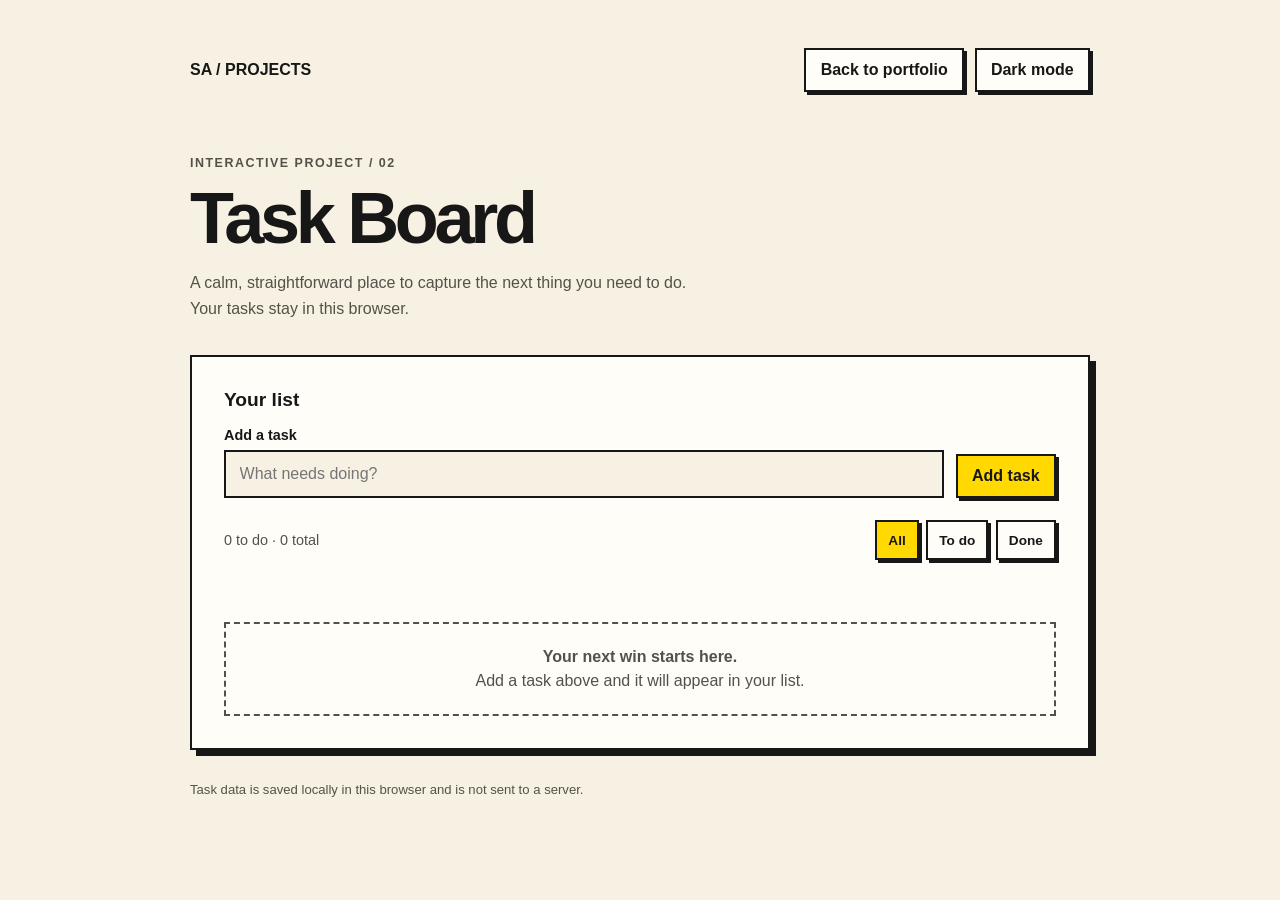
<file: projects/task-board/index.html>
<!doctype html>
<html lang="en" data-theme="light">
<head>
  <meta charset="utf-8">
  <meta name="viewport" content="width=device-width, initial-scale=1">
  <meta name="theme-color" content="#f7f1e3">
  <meta name="description" content="Explore Task Board, a simple browser-based task manager project by Swikar Acharya.">
  <meta name="author" content="Swikar Acharya">
  <link rel="canonical" href="https://swikaracharya.com.np/projects/task-board/">
  <title>Task Board | Swikar Acharya</title>
  <link rel="stylesheet" href="../demo.css">
  <link rel="stylesheet" href="../task-board.css">
  <script src="../demo.js" defer></script>
  <script src="../task-board.js" defer></script>
</head>
<body>
  <main class="demo-shell">
    <header class="demo-topbar">
      <a class="demo-brand" href="/#projects">SA / PROJECTS</a>
      <nav class="demo-actions" aria-label="Project navigation">
        <a class="demo-link-button" href="/#projects">Back to portfolio</a>
        <button class="demo-button" type="button" data-theme-toggle aria-pressed="false">Dark mode</button>
      </nav>
    </header>
    <section class="demo-heading">
      <p class="demo-eyebrow">INTERACTIVE PROJECT / 02</p>
      <h1>Task Board</h1>
      <p>A calm, straightforward place to capture the next thing you need to do. Your tasks stay in this browser.</p>
    </section>
    <section class="demo-panel" aria-labelledby="tasks-title">
      <h2 id="tasks-title">Your list</h2>
      <form class="task-form" id="task-form">
        <div class="demo-field">
          <label for="task-input">Add a task</label>
          <input class="demo-input" id="task-input" name="task" maxlength="120" autocomplete="off"
            placeholder="What needs doing?" required>
        </div>
        <button class="demo-button primary" type="submit">Add task</button>
      </form>
      <div class="task-toolbar">
        <p id="task-count" class="demo-muted" aria-live="polite"></p>
        <div class="task-filters" role="group" aria-label="Filter tasks">
          <button class="demo-button filter-button" type="button" data-filter="all" aria-pressed="true">All</button>
          <button class="demo-button filter-button" type="button" data-filter="active" aria-pressed="false">To do</button>
          <button class="demo-button filter-button" type="button" data-filter="done" aria-pressed="false">Done</button>
        </div>
      </div>
      <p class="demo-status" id="task-status" role="status"></p>
      <ul class="task-list" id="task-list" aria-label="Tasks"></ul>
      <div class="task-empty" id="task-empty">
        <strong>Your next win starts here.</strong>
        <span>Add a task above and it will appear in your list.</span>
      </div>
    </section>
    <p class="demo-footer">Task data is saved locally in this browser and is not sent to a server.</p>
  </main>
</body>
</html>
</file>
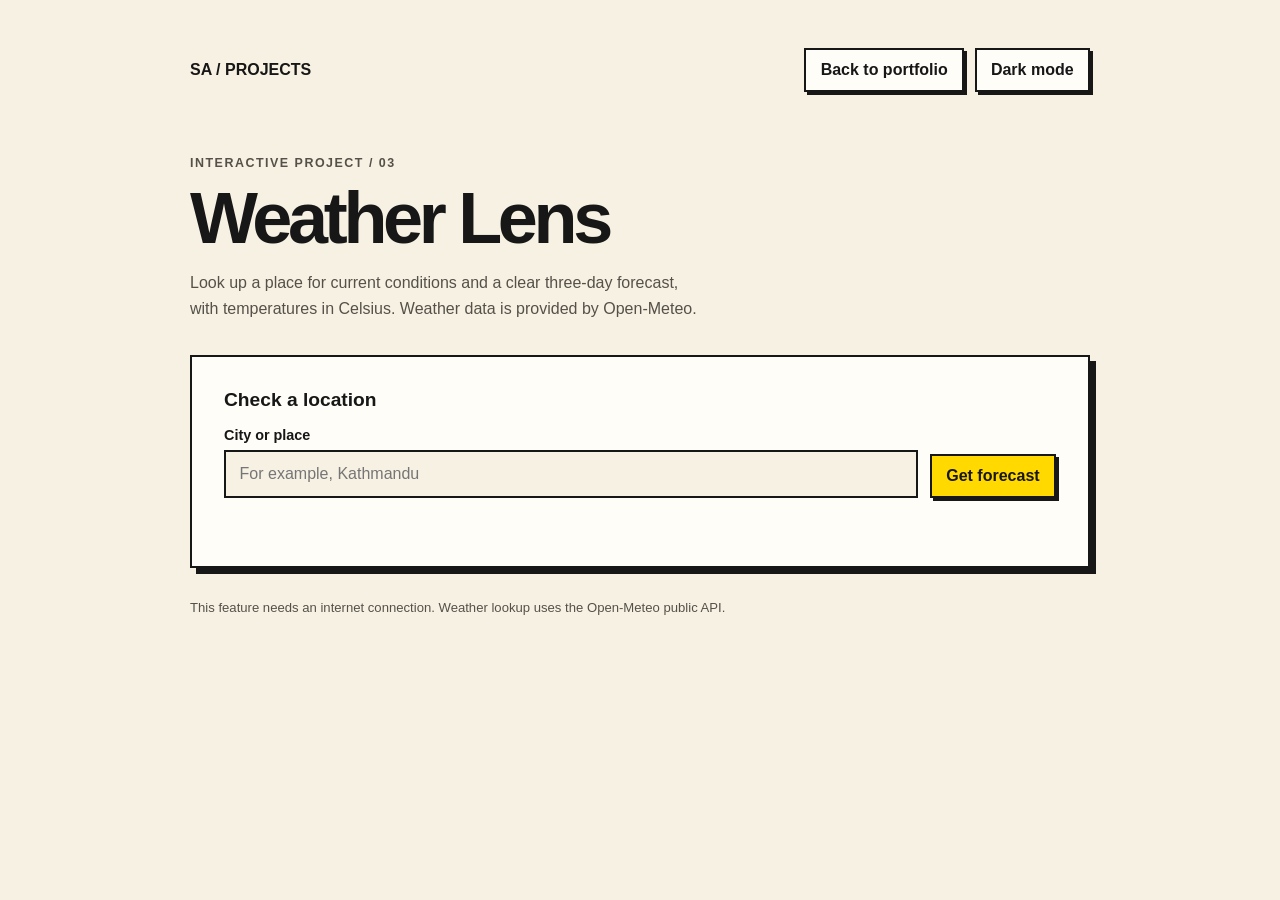
<file: projects/weather-lens/index.html>
<!doctype html>
<html lang="en" data-theme="light">
<head>
  <meta charset="utf-8">
  <meta name="viewport" content="width=device-width, initial-scale=1">
  <meta name="theme-color" content="#f7f1e3">
  <meta name="description" content="Explore Weather Lens, an interactive weather app project by Swikar Acharya with current conditions and a three-day forecast.">
  <meta name="author" content="Swikar Acharya">
  <link rel="canonical" href="https://swikaracharya.com.np/projects/weather-lens/">
  <title>Weather Lens | Swikar Acharya</title>
  <link rel="stylesheet" href="../demo.css">
  <link rel="stylesheet" href="../weather-lens.css">
  <script src="../demo.js" defer></script>
  <script src="../weather-lens.js" defer></script>
</head>
<body>
  <main class="demo-shell">
    <header class="demo-topbar">
      <a class="demo-brand" href="/#projects">SA / PROJECTS</a>
      <nav class="demo-actions" aria-label="Project navigation">
        <a class="demo-link-button" href="/#projects">Back to portfolio</a>
        <button class="demo-button" type="button" data-theme-toggle aria-pressed="false">Dark mode</button>
      </nav>
    </header>
    <section class="demo-heading">
      <p class="demo-eyebrow">INTERACTIVE PROJECT / 03</p>
      <h1>Weather Lens</h1>
      <p>Look up a place for current conditions and a clear three-day forecast, with temperatures in Celsius. Weather data is provided by Open-Meteo.</p>
    </section>
    <section class="demo-panel" aria-labelledby="weather-title">
      <h2 id="weather-title">Check a location</h2>
      <form class="weather-form" id="weather-form">
        <div class="demo-field">
          <label for="place">City or place</label>
          <input class="demo-input" id="place" name="place" maxlength="80" autocomplete="off"
            placeholder="For example, Kathmandu" required>
        </div>
        <button class="demo-button primary" type="submit">Get forecast</button>
      </form>
      <p class="demo-status" id="weather-status" role="status" aria-live="polite"></p>
      <div id="weather-result" class="weather-result" hidden>
        <div class="weather-current" id="weather-current"></div>
        <h3>Next three days</h3>
        <div class="weather-days" id="weather-days"></div>
      </div>
    </section>
    <p class="demo-footer">This feature needs an internet connection. Weather lookup uses the Open-Meteo public API.</p>
  </main>
</body>
</html>
</file>
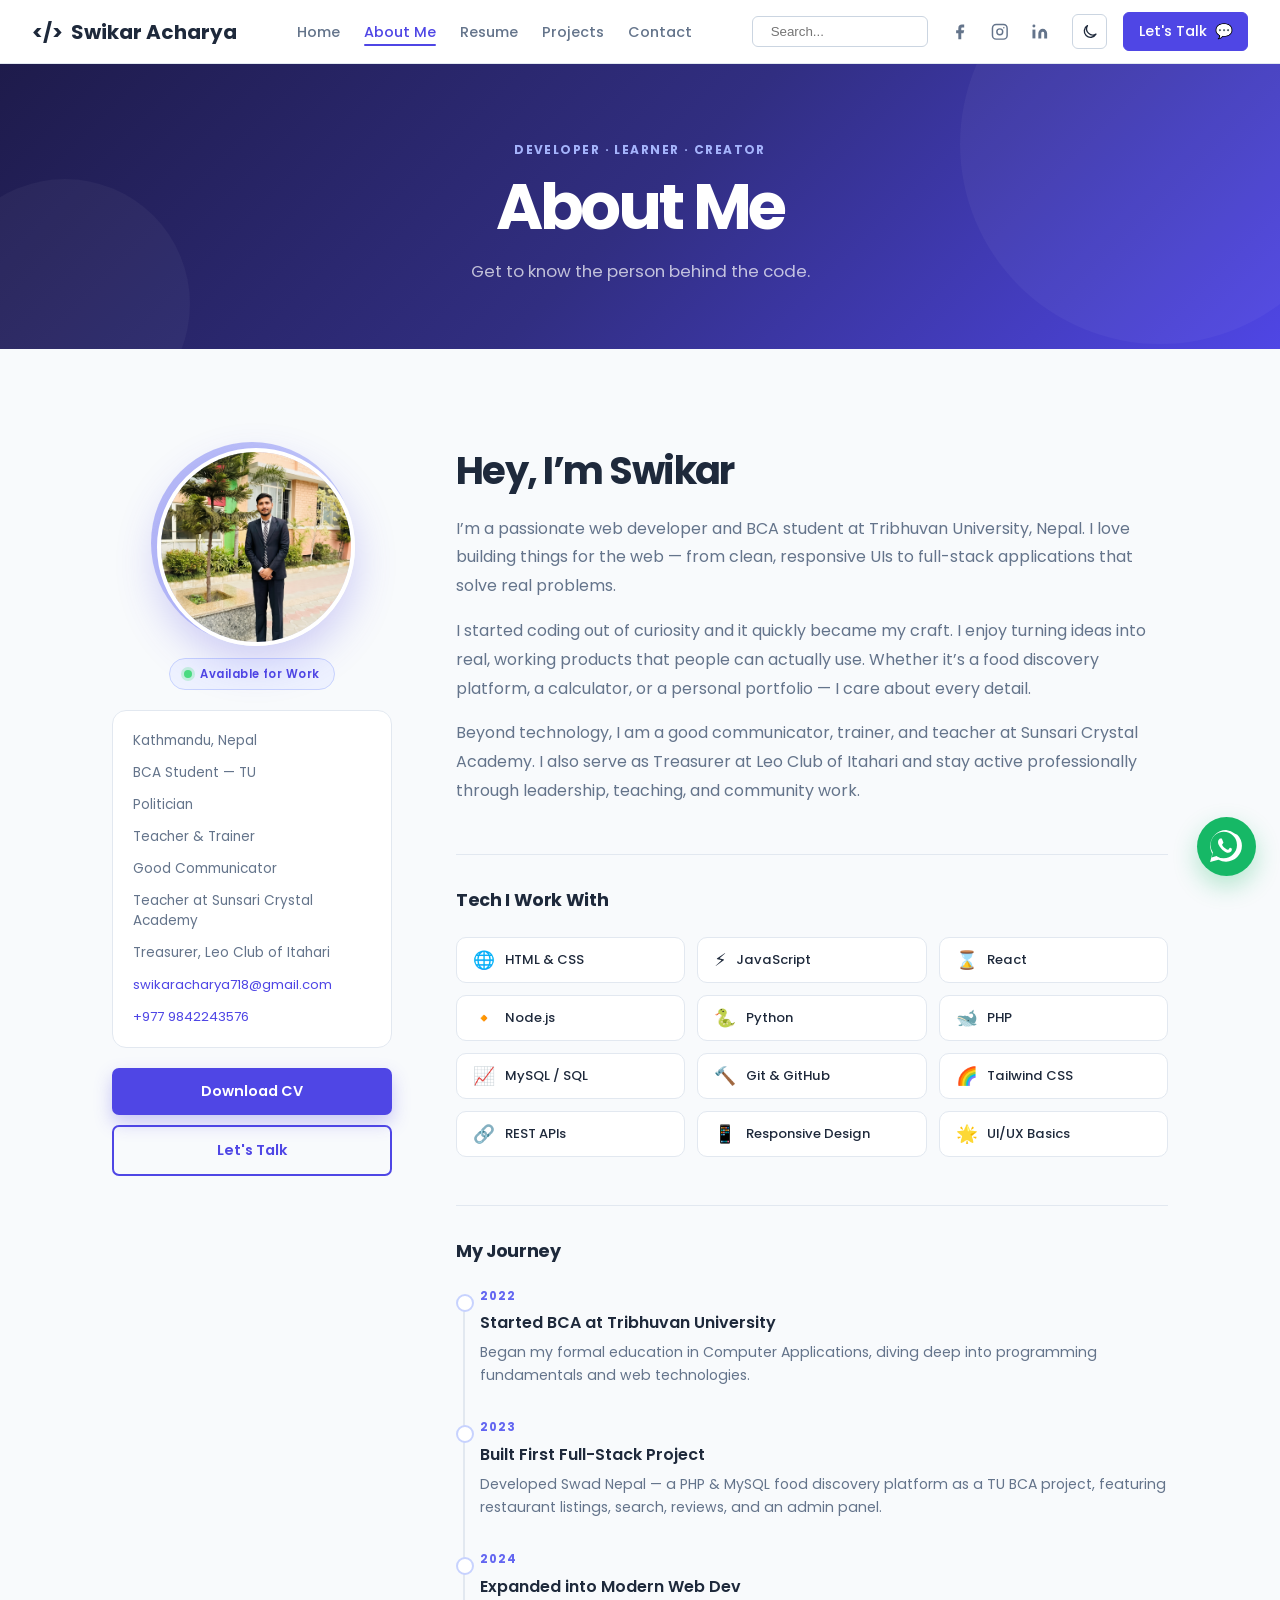
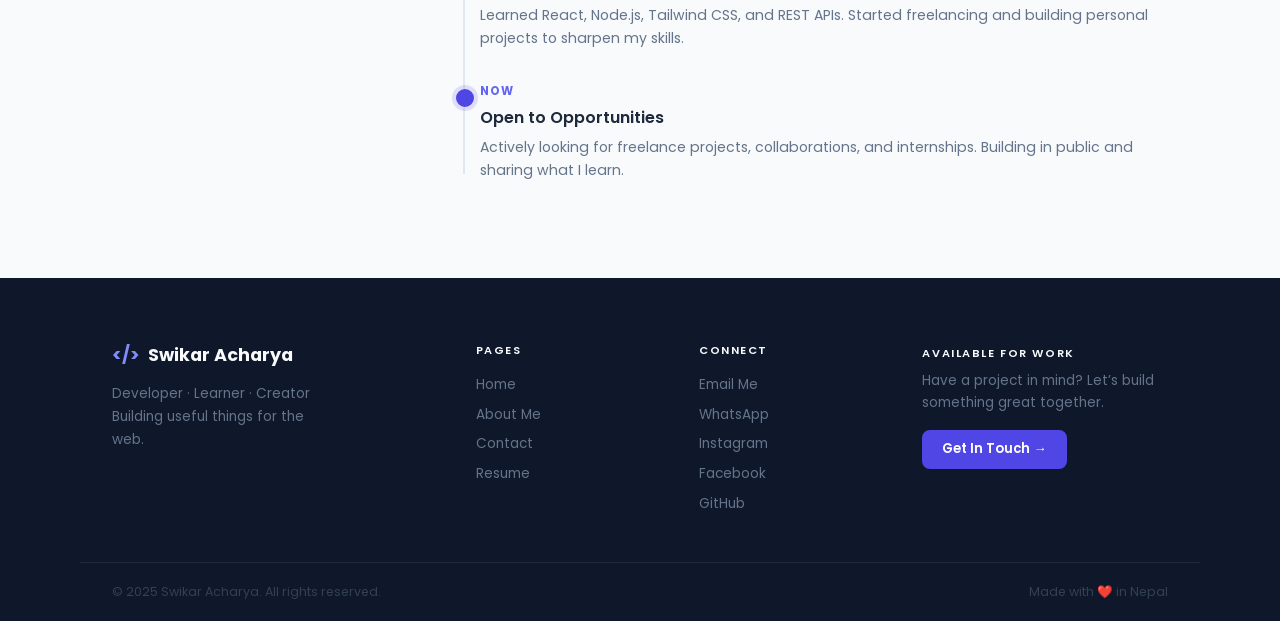
<file: about.html>
<!DOCTYPE html>
<html lang="en">

<head>
  <meta charset="UTF-8">
  <meta name="viewport" content="width=device-width, initial-scale=1.0">
  <meta name="description"
    content="Learn about Swikar Acharya, a student and web developer passionate about creating responsive, useful experiences for the web.">
  <meta name="author" content="Swikar Acharya">
  <meta property="og:type" content="website">
  <meta property="og:title" content="About Swikar Acharya | Student &amp; Web Developer">
  <meta property="og:description"
    content="Learn about Swikar Acharya, a student and web developer passionate about creating responsive web experiences.">
  <meta property="og:url" content="https://swikaracharya.com.np/about.html">
  <meta property="og:image" content="https://swikaracharya.com.np/image.jpg">
  <link rel="canonical" href="https://swikaracharya.com.np/about.html">
  <title>About Swikar Acharya | Student &amp; Web Developer</title>
  <link rel="stylesheet" href="style.css">
  <link rel="stylesheet" href="about.css">
  <link href="https://fonts.googleapis.com/css2?family=Poppins:wght@400;500;600;700&display=swap" rel="stylesheet">
  <link rel="stylesheet" href="https://cdn.jsdelivr.net/npm/@fortawesome/fontawesome-free@6.5.2/css/all.min.css">
</head>

<body>
  <header>
    <nav class="dev-navbar" aria-label="Primary navigation">
      <a href="/" class="nav-brand" aria-label="Swikar Acharya home">
        <span class="code-icon" aria-hidden="true">&lt;/&gt;</span>
        <span>Swikar Acharya</span>
      </a>
      <button class="nav-menu-toggle" type="button" aria-label="Open navigation menu" aria-expanded="false"
        aria-controls="primary-navigation-links">
        <span></span><span></span><span></span>
      </button>

      <ul class="nav-links" id="primary-navigation-links">
        <li><a href="/">Home</a></li>
        <li><a href="about.html" class="nav-active">About Me</a></li>
        <li><a href="resume.html">Resume</a></li>
        <li><a href="/#projects">Projects</a></li>
        <li><a href="contact.html">Contact</a></li>
      </ul>

      <div class="nav-actions">
        <div class="search-container">
          <input id="site-search" type="search" placeholder="Search..." aria-label="Search the site">
        </div>
        <div class="nav-socials">
          <a href="https://www.facebook.com/swikar.acharya2" target="_blank" rel="noopener" aria-label="Facebook"
            class="social-icon fb">
            <svg viewBox="0 0 24 24" fill="currentColor" aria-hidden="true">
              <path d="M18 2h-3a5 5 0 0 0-5 5v3H7v4h3v8h4v-8h3l1-4h-4V7a1 1 0 0 1 1-1h3z" />
            </svg>
          </a>
          <a href="https://www.instagram.com/swikaracharya17/" target="_blank" rel="noopener" aria-label="Instagram"
            class="social-icon ig">
            <svg viewBox="0 0 24 24" fill="none" stroke="currentColor" stroke-width="2" stroke-linecap="round"
              stroke-linejoin="round" aria-hidden="true">
              <rect x="2" y="2" width="20" height="20" rx="5" ry="5" />
              <circle cx="12" cy="12" r="4" />
              <circle cx="17.5" cy="6.5" r="1" fill="currentColor" stroke="none" />
            </svg>
          </a>
          <a href="https://www.linkedin.com/in/swikar-acharya-856a3334b/" target="_blank" rel="noopener" aria-label="LinkedIn"
            class="social-icon li">
            <svg viewBox="0 0 24 24" fill="currentColor" aria-hidden="true">
              <path d="M16 8a6 6 0 0 1 6 6v7h-4v-7a2 2 0 0 0-2-2 2 2 0 0 0-2 2v7h-4v-7a6 6 0 0 1 6-6z" />
              <rect x="2" y="9" width="4" height="12" />
              <circle cx="4" cy="4" r="2" />
            </svg>
          </a>
        </div>
        <button class="theme-toggle" type="button" aria-label="Switch theme" aria-pressed="true"><svg
            viewBox="0 0 24 24" aria-hidden="true">
            <path d="M20.4 15.2A8.5 8.5 0 0 1 8.8 3.6 8.5 8.5 0 1 0 20.4 15.2Z"></path>
          </svg></button>
        <a href="https://wa.me/9779842243576" target="_blank" rel="noopener" class="signup"
          title="Chat with me on WhatsApp">Let's Talk &nbsp;&#128172;</a>
      </div>
    </nav>
  </header>

  <main class="about-page">

    <!-- Hero banner -->
    <section class="about-hero">
      <div class="about-hero-inner">
        <p class="hero-eyebrow">DEVELOPER · LEARNER · CREATOR</p>
        <h1>About Me</h1>
        <p class="about-hero-sub">Get to know the person behind the code.</p>
      </div>
    </section>

    <!-- Main content -->
    <section class="about-main">
      <div class="about-grid">

        <!-- Left: photo + quick info -->
        <aside class="about-sidebar">
          <div class="about-photo-wrap">
            <img src="image.jpg" alt="Swikar Acharya">
            <div class="about-photo-ring"></div>
          </div>

          <div class="about-badge">
            <span class="modal-status-dot"></span>
            Available for Work
          </div>

          <div class="about-info-card">
            <div class="about-info-row">
              <span>Kathmandu, Nepal</span>
            </div>
            <div class="about-info-row">
              <span>BCA Student &mdash; TU</span>
            </div>
            <div class="about-info-row">
              <span>Politician</span>
            </div>
            <div class="about-info-row">
              <span>Teacher &amp; Trainer</span>
            </div>
            <div class="about-info-row">
              <span>Good Communicator</span>
            </div>
            <div class="about-info-row">
              <span>Teacher at Sunsari Crystal Academy</span>
            </div>
            <div class="about-info-row">
              <span>Treasurer, Leo Club of Itahari</span>
            </div>
            <div class="about-info-row">
              <a href="mailto:swikaracharya718@gmail.com">swikaracharya718@gmail.com</a>
            </div>
            <div class="about-info-row">
              <a href="https://wa.me/9779842243576" target="_blank" rel="noopener">+977 9842243576</a>
            </div>
          </div>

          <div class="about-sidebar-actions">
            <a href="resume.html" target="_blank" class="hero-primary">Download CV</a>
            <a href="https://wa.me/9779842243576" target="_blank" rel="noopener" class="hero-secondary">Let's Talk</a>
          </div>
        </aside>

        <!-- Right: bio + skills + timeline -->
        <div class="about-content">

          <div class="about-bio">
            <h2>Hey, I&rsquo;m Swikar</h2>
            <p>I&rsquo;m a passionate web developer and BCA student at Tribhuvan University, Nepal. I love building
              things for the web &mdash; from clean, responsive UIs to full-stack applications that solve real problems.
            </p>
            <p>I started coding out of curiosity and it quickly became my craft. I enjoy turning ideas into real,
              working products that people can actually use. Whether it&rsquo;s a food discovery platform, a calculator,
              or a personal portfolio &mdash; I care about every detail.</p>
            <p>Beyond technology, I am a good communicator, trainer, and teacher at Sunsari Crystal Academy. I also
              serve as Treasurer at Leo Club of Itahari and stay active professionally through leadership, teaching, and
              community work.</p>
          </div>

          <!-- Skills -->
          <div class="about-block">
            <h3 class="about-block-title">Tech I Work With</h3>
            <div class="about-skills-grid">
              <div class="skill-item">
                <span class="skill-icon">&#127760;</span>
                <span class="skill-name">HTML &amp; CSS</span>
              </div>
              <div class="skill-item">
                <span class="skill-icon">&#9889;</span>
                <span class="skill-name">JavaScript</span>
              </div>
              <div class="skill-item">
                <span class="skill-icon">&#8987;</span>
                <span class="skill-name">React</span>
              </div>
              <div class="skill-item">
                <span class="skill-icon">&#128312;</span>
                <span class="skill-name">Node.js</span>
              </div>
              <div class="skill-item">
                <span class="skill-icon">&#128013;</span>
                <span class="skill-name">Python</span>
              </div>
              <div class="skill-item">
                <span class="skill-icon">&#128011;</span>
                <span class="skill-name">PHP</span>
              </div>
              <div class="skill-item">
                <span class="skill-icon">&#128200;</span>
                <span class="skill-name">MySQL / SQL</span>
              </div>
              <div class="skill-item">
                <span class="skill-icon">&#128296;</span>
                <span class="skill-name">Git &amp; GitHub</span>
              </div>
              <div class="skill-item">
                <span class="skill-icon">&#127752;</span>
                <span class="skill-name">Tailwind CSS</span>
              </div>
              <div class="skill-item">
                <span class="skill-icon">&#128279;</span>
                <span class="skill-name">REST APIs</span>
              </div>
              <div class="skill-item">
                <span class="skill-icon">&#128241;</span>
                <span class="skill-name">Responsive Design</span>
              </div>
              <div class="skill-item">
                <span class="skill-icon">&#127775;</span>
                <span class="skill-name">UI/UX Basics</span>
              </div>
            </div>
          </div>

          <!-- Timeline -->
          <div class="about-block">
            <h3 class="about-block-title">My Journey</h3>
            <div class="about-timeline">
              <div class="timeline-item">
                <div class="timeline-dot"></div>
                <div class="timeline-body">
                  <span class="timeline-year">2022</span>
                  <h4>Started BCA at Tribhuvan University</h4>
                  <p>Began my formal education in Computer Applications, diving deep into programming fundamentals and
                    web technologies.</p>
                </div>
              </div>
              <div class="timeline-item">
                <div class="timeline-dot"></div>
                <div class="timeline-body">
                  <span class="timeline-year">2023</span>
                  <h4>Built First Full-Stack Project</h4>
                  <p>Developed Swad Nepal &mdash; a PHP &amp; MySQL food discovery platform as a TU BCA project,
                    featuring restaurant listings, search, reviews, and an admin panel.</p>
                </div>
              </div>
              <div class="timeline-item">
                <div class="timeline-dot"></div>
                <div class="timeline-body">
                  <span class="timeline-year">2024</span>
                  <h4>Expanded into Modern Web Dev</h4>
                  <p>Learned React, Node.js, Tailwind CSS, and REST APIs. Started freelancing and building personal
                    projects to sharpen my skills.</p>
                </div>
              </div>
              <div class="timeline-item timeline-item--active">
                <div class="timeline-dot"></div>
                <div class="timeline-body">
                  <span class="timeline-year">Now</span>
                  <h4>Open to Opportunities</h4>
                  <p>Actively looking for freelance projects, collaborations, and internships. Building in public and
                    sharing what I learn.</p>
                </div>
              </div>
            </div>
          </div>

        </div>
      </div>
    </section>

  </main>

  <footer class="site-footer">
    <div class="footer-inner">
      <div class="footer-brand">
        <a href="/" class="nav-brand">
          <span class="code-icon">&lt;/&gt;</span>
          <span>Swikar Acharya</span>
        </a>
        <p>Developer &middot; Learner &middot; Creator<br>Building useful things for the web.</p>
      </div>
      <div class="footer-links">
        <span class="footer-links-title">Pages</span>
        <a href="/">Home</a>
        <a href="about.html">About Me</a>
        <a href="contact.html">Contact</a>
        <a href="resume.html" target="_blank">Resume</a>
      </div>
      <div class="footer-links">
        <span class="footer-links-title">Connect</span>
        <a href="mailto:swikaracharya718@gmail.com">Email Me</a>
        <a href="https://wa.me/9779842243576" target="_blank" rel="noopener">WhatsApp</a>
        <a href="https://www.instagram.com/swikaracharya17/" target="_blank" rel="noopener">Instagram</a>
        <a href="https://www.facebook.com/swikar.acharya2" target="_blank" rel="noopener">Facebook</a>
        <a href="https://github.com/swikaracharya718-lang" target="_blank" rel="noopener">GitHub</a>
      </div>
      <div class="footer-cta">
        <span class="footer-links-title">Available for Work</span>
        <p>Have a project in mind? Let&rsquo;s build something great together.</p>
        <a href="contact.html" class="footer-cta-btn">Get In Touch &rarr;</a>
      </div>
    </div>
    <div class="footer-bottom">
      <span>&copy; 2025 Swikar Acharya. All rights reserved.</span>
      <span>Made with &#10084;&#65039; in Nepal</span>
    </div>
  </footer>

  <script src="theme.js"></script>
</body>

</html>
</file>
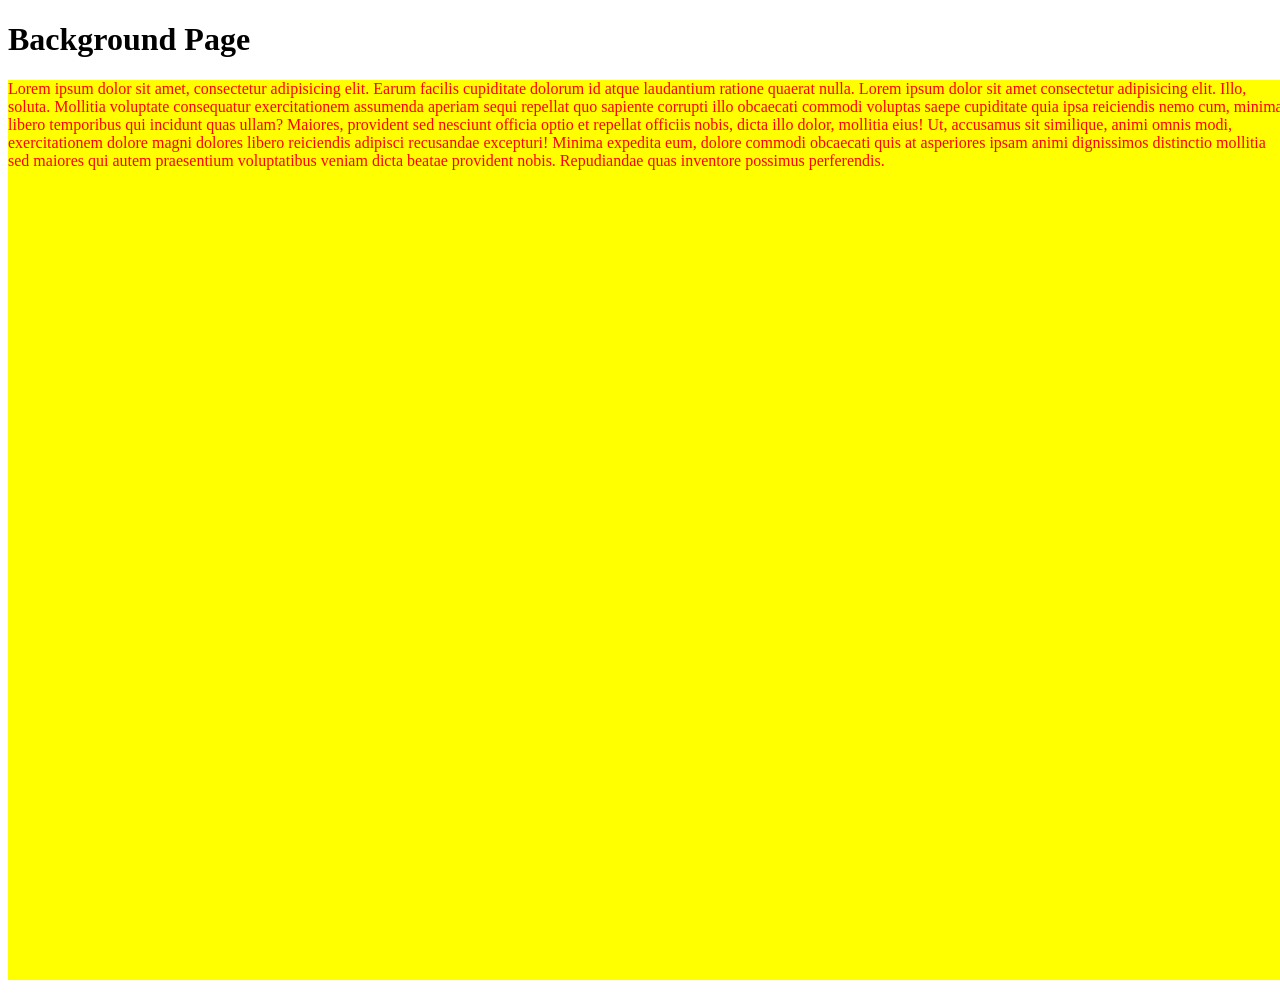
<file: background.html>
<!DOCTYPE html>
<html lang="en">

<head>
    <meta charset="UTF-8">
    <meta name="viewport" content="width=device-width, initial-scale=1.0">
    <meta name="robots" content="noindex, follow">
    <title>Background</title>
    <style>
        p {

            background-color: yellow;
            color: red;
            height: 100vh;
            width: 100vw;
            background-size: contain;
            background-repeat: no-repeat;
            background-image: url('https://images.pexels.com/photos/8266701/pexels-photo-8266701.jpeg');
        }
    </style>
</head>

<body>
    <h1>Background Page</h1>
    <p>Lorem ipsum dolor sit amet, consectetur adipisicing elit. Earum facilis cupiditate dolorum id atque laudantium
        ratione quaerat nulla. Lorem ipsum dolor sit amet consectetur adipisicing elit. Illo, soluta. Mollitia voluptate
        consequatur exercitationem assumenda aperiam sequi repellat quo sapiente corrupti illo obcaecati commodi
        voluptas saepe cupiditate quia ipsa reiciendis nemo cum, minima libero temporibus qui incidunt quas ullam?
        Maiores, provident sed nesciunt officia optio et repellat officiis nobis, dicta illo dolor, mollitia eius! Ut,
        accusamus sit similique, animi omnis modi, exercitationem dolore magni dolores libero reiciendis adipisci
        recusandae excepturi! Minima expedita eum, dolore commodi obcaecati quis at asperiores ipsam animi dignissimos
        distinctio mollitia sed maiores qui autem praesentium voluptatibus veniam dicta beatae provident nobis.
        Repudiandae quas inventore possimus perferendis.</p>

</body>

</html>
</file>
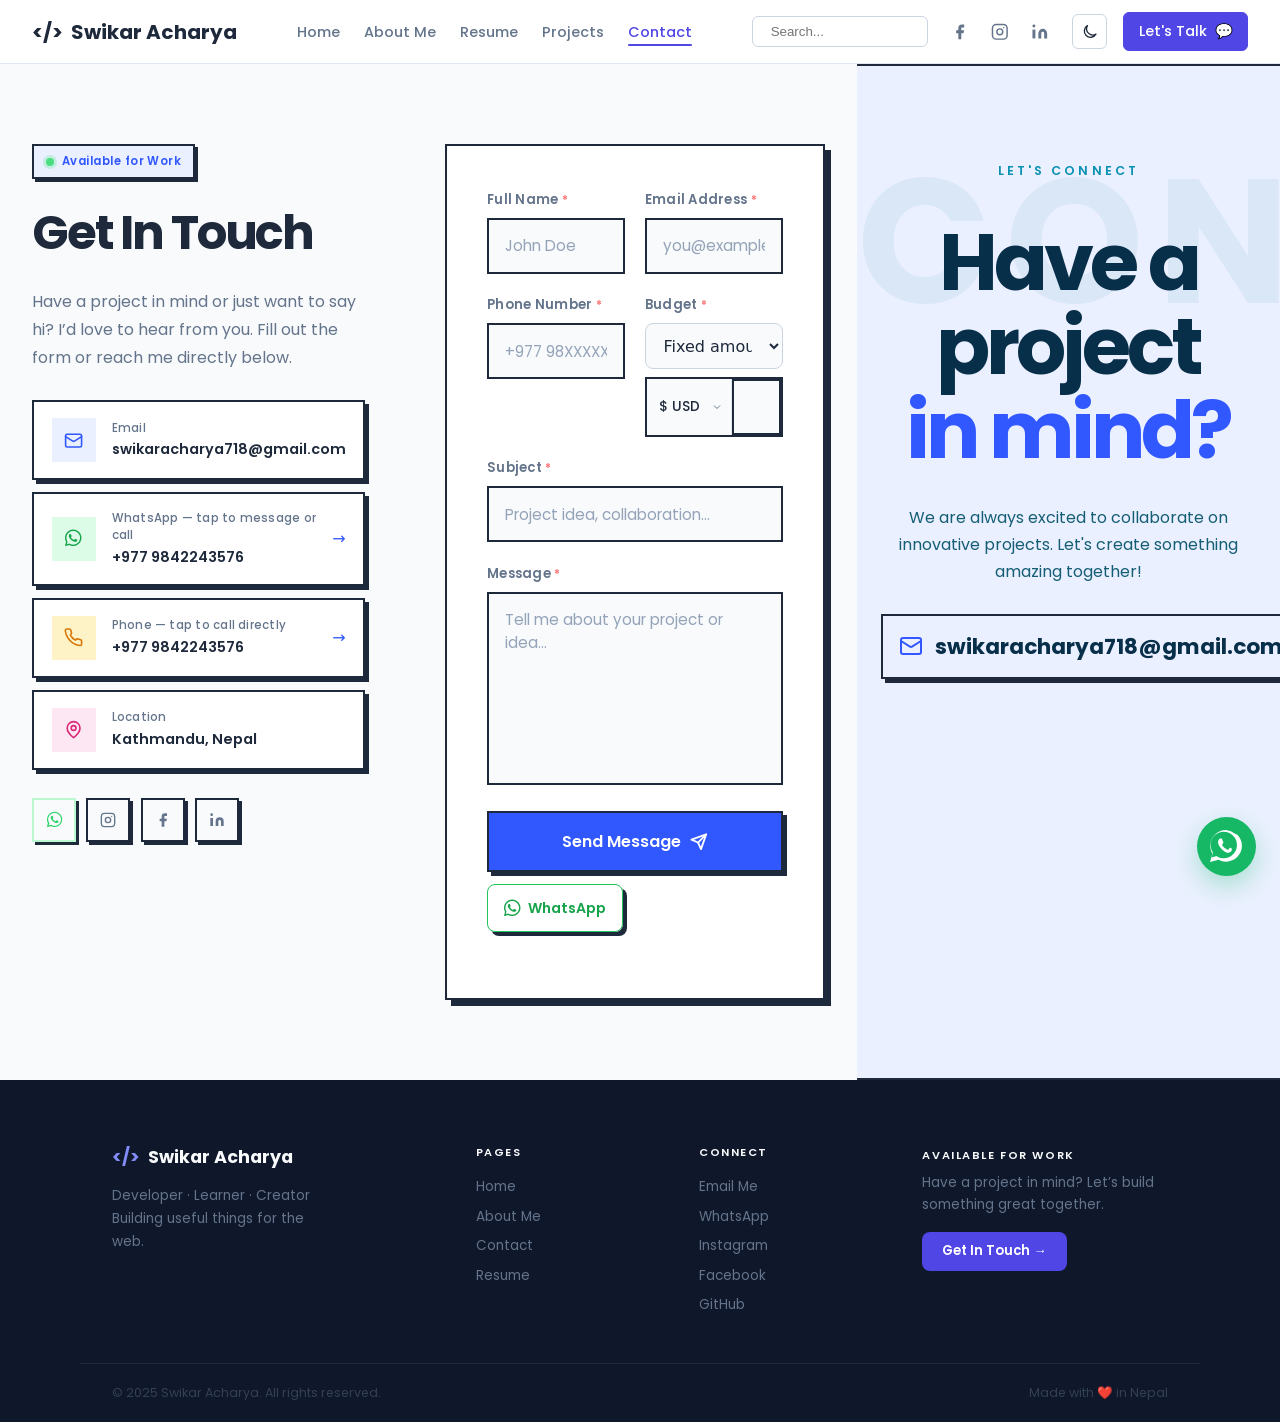
<file: contact.html>
<!DOCTYPE html>
<html lang="en">

<head>
  <meta charset="UTF-8">
  <meta name="viewport" content="width=device-width, initial-scale=1.0">
  <meta name="description"
    content="Contact Swikar Acharya about web development projects, collaboration, or opportunities.">
  <meta name="author" content="Swikar Acharya">
  <meta property="og:type" content="website">
  <meta property="og:title" content="Contact Swikar Acharya">
  <meta property="og:description" content="Get in touch with Swikar Acharya about projects and opportunities.">
  <meta property="og:url" content="https://swikaracharya.com.np/contact.html">
  <link rel="canonical" href="https://swikaracharya.com.np/contact.html">
  <title>Contact Swikar Acharya | Web Development Projects</title>
  <link rel="stylesheet" href="style.css">
  <link rel="stylesheet" href="contact.css">
  <link href="https://fonts.googleapis.com/css2?family=Poppins:wght@400;500;600;700&display=swap" rel="stylesheet">
  <link rel="stylesheet" href="https://cdn.jsdelivr.net/npm/@fortawesome/fontawesome-free@6.5.2/css/all.min.css">
</head>

<body>
  <header>
    <nav class="dev-navbar" aria-label="Primary navigation">
      <a href="/" class="nav-brand" aria-label="Swikar Acharya home">
        <span class="code-icon" aria-hidden="true">&lt;/&gt;</span>
        <span>Swikar Acharya</span>
      </a>
      <button class="nav-menu-toggle" type="button" aria-label="Open navigation menu" aria-expanded="false"
        aria-controls="primary-navigation-links">
        <span></span><span></span><span></span>
      </button>
      <ul class="nav-links" id="primary-navigation-links">
        <li><a href="/">Home</a></li>
        <li><a href="about.html">About Me</a></li>
        <li><a href="resume.html">Resume</a></li>
        <li><a href="/#projects">Projects</a></li>
        <li><a href="contact.html" class="nav-active">Contact</a></li>
      </ul>
      <div class="nav-actions">
        <div class="search-container">
          <input id="site-search" type="search" placeholder="Search..." aria-label="Search the site">
        </div>
        <div class="nav-socials">
          <a href="https://www.facebook.com/swikar.acharya2" target="_blank" rel="noopener" aria-label="Facebook"
            class="social-icon fb">
            <svg viewBox="0 0 24 24" fill="currentColor" aria-hidden="true">
              <path d="M18 2h-3a5 5 0 0 0-5 5v3H7v4h3v8h4v-8h3l1-4h-4V7a1 1 0 0 1 1-1h3z" />
            </svg>
          </a>
          <a href="https://www.instagram.com/swikaracharya17/" target="_blank" rel="noopener" aria-label="Instagram"
            class="social-icon ig">
            <svg viewBox="0 0 24 24" fill="none" stroke="currentColor" stroke-width="2" stroke-linecap="round"
              stroke-linejoin="round" aria-hidden="true">
              <rect x="2" y="2" width="20" height="20" rx="5" ry="5" />
              <circle cx="12" cy="12" r="4" />
              <circle cx="17.5" cy="6.5" r="1" fill="currentColor" stroke="none" />
            </svg>
          </a>
          <a href="https://www.linkedin.com/in/swikar-acharya-856a3334b/" target="_blank" rel="noopener"
            aria-label="LinkedIn" class="social-icon li">
            <svg viewBox="0 0 24 24" fill="currentColor" aria-hidden="true">
              <path d="M16 8a6 6 0 0 1 6 6v7h-4v-7a2 2 0 0 0-2-2 2 2 0 0 0-2 2v7h-4v-7a6 6 0 0 1 6-6z" />
              <rect x="2" y="9" width="4" height="12" />
              <circle cx="4" cy="4" r="2" />
            </svg>
          </a>
        </div>
        <button class="theme-toggle" type="button" aria-label="Switch theme" aria-pressed="true">
          <svg viewBox="0 0 24 24" aria-hidden="true">
            <path d="M20.4 15.2A8.5 8.5 0 0 1 8.8 3.6 8.5 8.5 0 1 0 20.4 15.2Z"></path>
          </svg>
        </button>
        <a href="https://wa.me/9779842243576" target="_blank" rel="noopener" class="signup"
          title="Chat with me on WhatsApp">Let's Talk &nbsp;&#128172;</a>
      </div>
    </nav>
  </header>

  <main class="contact-page">
    <div class="contact-container">

      <!-- LEFT INFO PANEL -->
      <aside class="ci-panel">
        <div class="ci-badge">
          <span class="modal-status-dot"></span>
          <span>Available for Work</span>
        </div>

        <h1>Get In Touch</h1>
        <p class="ci-desc">Have a project in mind or just want to say hi? I&rsquo;d love to hear from you. Fill out the
          form or reach me directly below.</p>

        <!-- Contact cards -->
        <div class="ci-cards">

          <a href="mailto:swikaracharya718@gmail.com" class="ci-card">
            <div class="ci-card-icon">
              <svg viewBox="0 0 24 24" fill="none" stroke="currentColor" stroke-width="2" stroke-linecap="round"
                stroke-linejoin="round">
                <rect x="2" y="4" width="20" height="16" rx="2" />
                <path d="m22 7-8.97 5.7a1.94 1.94 0 0 1-2.06 0L2 7" />
              </svg>
            </div>
            <div class="ci-card-text">
              <span class="ci-card-label">Email</span>
              <span class="ci-card-value">swikaracharya718@gmail.com</span>
            </div>
          </a>

          <a href="https://wa.me/9779842243576" target="_blank" rel="noopener" class="ci-card ci-card--wa">
            <div class="ci-card-icon">
              <i class="fa-brands fa-whatsapp" style="font-size:1.2rem;color:#16a34a;"></i>
            </div>
            <div class="ci-card-text">
              <span class="ci-card-label">WhatsApp — tap to message or call</span>
              <span class="ci-card-value">+977 9842243576</span>
            </div>
            <span class="ci-card-arrow">&rarr;</span>
          </a>

          <a href="tel:+9779842243576" class="ci-card ci-card--phone">
            <div class="ci-card-icon">
              <svg viewBox="0 0 24 24" fill="none" stroke="currentColor" stroke-width="2" stroke-linecap="round"
                stroke-linejoin="round">
                <path
                  d="M22 16.92v3a2 2 0 0 1-2.18 2 19.79 19.79 0 0 1-8.63-3.07A19.5 19.5 0 0 1 4.69 12 19.79 19.79 0 0 1 1.61 3.4 2 2 0 0 1 3.6 1.22h3a2 2 0 0 1 2 1.72c.127.96.361 1.903.7 2.81a2 2 0 0 1-.45 2.11L7.91 8.82a16 16 0 0 0 6.29 6.29l.96-.96a2 2 0 0 1 2.11-.45c.907.339 1.85.573 2.81.7A2 2 0 0 1 22 16.92z" />
              </svg>
            </div>
            <div class="ci-card-text">
              <span class="ci-card-label">Phone — tap to call directly</span>
              <span class="ci-card-value">+977 9842243576</span>
            </div>
            <span class="ci-card-arrow">&rarr;</span>
          </a>

          <div class="ci-card ci-card--loc">
            <div class="ci-card-icon">
              <svg viewBox="0 0 24 24" fill="none" stroke="currentColor" stroke-width="2" stroke-linecap="round"
                stroke-linejoin="round">
                <path d="M20 10c0 6-8 12-8 12S4 16 4 10a8 8 0 1 1 16 0z" />
                <circle cx="12" cy="10" r="3" />
              </svg>
            </div>
            <div class="ci-card-text">
              <span class="ci-card-label">Location</span>
              <span class="ci-card-value">Kathmandu, Nepal</span>
            </div>
          </div>

        </div>

        <!-- Social row -->
        <div class="ci-social-row">
          <a href="https://wa.me/9779842243576" target="_blank" rel="noopener" class="ci-soc wa" aria-label="WhatsApp">
            <i class="fa-brands fa-whatsapp"></i>
          </a>
          <a href="https://www.instagram.com/swikaracharya17/" target="_blank" rel="noopener" class="ci-soc ig"
            aria-label="Instagram">
            <svg viewBox="0 0 24 24" fill="none" stroke="currentColor" stroke-width="2" stroke-linecap="round"
              stroke-linejoin="round">
              <rect x="2" y="2" width="20" height="20" rx="5" ry="5" />
              <circle cx="12" cy="12" r="4" />
              <circle cx="17.5" cy="6.5" r="1" fill="currentColor" stroke="none" />
            </svg>
          </a>
          <a href="https://www.facebook.com/swikar.acharya2" target="_blank" rel="noopener" class="ci-soc fb"
            aria-label="Facebook">
            <svg viewBox="0 0 24 24" fill="currentColor">
              <path d="M18 2h-3a5 5 0 0 0-5 5v3H7v4h3v8h4v-8h3l1-4h-4V7a1 1 0 0 1 1-1h3z" />
            </svg>
          </a>
          <a href="https://www.linkedin.com/in/swikar-acharya-856a3334b/" target="_blank" rel="noopener"
            class="ci-soc li" aria-label="LinkedIn">
            <svg viewBox="0 0 24 24" fill="currentColor">
              <path d="M16 8a6 6 0 0 1 6 6v7h-4v-7a2 2 0 0 0-2-2 2 2 0 0 0-2 2v7h-4v-7a6 6 0 0 1 6-6z" />
              <rect x="2" y="9" width="4" height="12" />
              <circle cx="4" cy="4" r="2" />
            </svg>
          </a>
        </div>
      </aside>

      <!-- RIGHT FORM PANEL -->
      <div class="cf-panel">
        <form class="contact-form" id="contactForm" action="https://formspree.io/f/maenwplw" method="POST">

          <div class="cf-row">
            <div class="cf-field">
              <label for="cf-name">Full Name <span class="req">*</span></label>
              <input type="text" id="cf-name" name="name" placeholder="John Doe" required>
            </div>
            <div class="cf-field">
              <label for="cf-email">Email Address <span class="req">*</span></label>
              <input type="email" id="cf-email" name="email" placeholder="you@example.com" required>
            </div>
          </div>

          <div class="cf-row">
            <div class="cf-field">
              <label for="cf-phone">Phone Number <span class="req">*</span></label>
              <input type="tel" id="cf-phone" name="phone" placeholder="+977 98XXXXXXXX" required>
            </div>
            <div class="cf-field">
              <label for="cf-budget-mode">Budget <span class="req">*</span></label>
              <select class="budget-type-select" id="cf-budget-mode" name="budget_type" aria-label="Budget type"
                required>
                <option value="fixed">Fixed amount</option>
                <option value="negotiable">Negotiable / not fixed</option>
              </select>
              <div class="budget-input-wrap">
                <select id="cf-currency" name="currency" aria-label="Currency">
                  <option value="$">$ USD</option>
                  <option value="NPR">NPR</option>
                  <option value="INR">&#8377; INR</option>
                  <option value="€">€ EUR</option>
                </select>
                <input type="number" id="cf-budget" name="budget" aria-label="Budget amount" placeholder="Enter amount"
                  min="0" required>
              </div>
            </div>
          </div>

          <div class="cf-field">
            <label for="cf-subject">Subject <span class="req">*</span></label>
            <input type="text" id="cf-subject" name="subject" placeholder="Project idea, collaboration..." required>
          </div>

          <div class="cf-field">
            <label for="cf-message">Message <span class="req">*</span></label>
            <textarea id="cf-message" name="message" rows="7" placeholder="Tell me about your project or idea..."
              required></textarea>
          </div>

          <div class="form-actions">
            <button type="submit" class="cf-submit" id="submitBtn">
              Send Message
              <svg viewBox="0 0 24 24" fill="none" stroke="currentColor" stroke-width="2.5" stroke-linecap="round"
                stroke-linejoin="round">
                <path d="M22 2 11 13" />
                <path d="M22 2 15 22 11 13 2 9l20-7z" />
              </svg>
            </button>
            <a class="whatsapp-form-button" href="https://wa.me/9779842243576" target="_blank" rel="noopener">
              <i class="fa-brands fa-whatsapp"></i>
              WhatsApp
            </a>
          </div>
          <p class="cf-success" id="formSuccess" aria-live="polite"></p>

        </form>
      </div>

    </div>

    <section class="contact-cta" aria-labelledby="contact-cta-title">
      <span class="contact-cta-watermark" aria-hidden="true">CONNECT</span>
      <p class="contact-cta-label">LET'S CONNECT</p>
      <h2 id="contact-cta-title">Have a project<br><span>in mind?</span></h2>
      <p class="contact-cta-copy">We are always excited to collaborate on innovative projects. Let's create something
        amazing together!</p>
      <a class="contact-cta-email" href="mailto:swikaracharya718@gmail.com">
        <svg viewBox="0 0 24 24" fill="none" stroke="currentColor" stroke-width="2" stroke-linecap="round"
          stroke-linejoin="round" aria-hidden="true">
          <rect x="2" y="4" width="20" height="16" rx="2" />
          <path d="m22 7-8.97 5.7a1.94 1.94 0 0 1-2.06 0L2 7" />
        </svg>
        swikaracharya718@gmail.com
      </a>
    </section>
  </main>

  <footer class="site-footer">
    <div class="footer-inner">
      <div class="footer-brand">
        <a href="/" class="nav-brand">
          <span class="code-icon">&lt;/&gt;</span>
          <span>Swikar Acharya</span>
        </a>
        <p>Developer &middot; Learner &middot; Creator<br>Building useful things for the web.</p>
      </div>
      <div class="footer-links">
        <span class="footer-links-title">Pages</span>
        <a href="/">Home</a>
        <a href="about.html">About Me</a>
        <a href="contact.html">Contact</a>
        <a href="resume.html" target="_blank">Resume</a>
      </div>
      <div class="footer-links">
        <span class="footer-links-title">Connect</span>
        <a href="mailto:swikaracharya718@gmail.com">Email Me</a>
        <a href="https://wa.me/9779842243576" target="_blank" rel="noopener">WhatsApp</a>
        <a href="https://www.instagram.com/swikaracharya17/" target="_blank" rel="noopener">Instagram</a>
        <a href="https://www.facebook.com/swikar.acharya2" target="_blank" rel="noopener">Facebook</a>
        <a href="https://github.com/swikaracharya718-lang" target="_blank" rel="noopener">GitHub</a>
      </div>
      <div class="footer-cta">
        <span class="footer-links-title">Available for Work</span>
        <p>Have a project in mind? Let&rsquo;s build something great together.</p>
        <a href="contact.html" class="footer-cta-btn">Get In Touch &rarr;</a>
      </div>
    </div>
    <div class="footer-bottom">
      <span>&copy; 2025 Swikar Acharya. All rights reserved.</span>
      <span>Made with &#10084;&#65039; in Nepal</span>
    </div>
  </footer>

  <script src="theme.js"></script>
  <script>
    const form = document.getElementById('contactForm');
    const submitBtn = document.getElementById('submitBtn');
    const success = document.getElementById('formSuccess');
    const budgetMode = document.getElementById('cf-budget-mode');
    const budgetInput = document.getElementById('cf-budget');

    const syncBudgetRequirement = () => {
      const isFixed = budgetMode.value === 'fixed';
      budgetInput.required = isFixed;
      budgetInput.placeholder = isFixed ? 'Enter amount' : 'Optional amount';
    };

    budgetMode.addEventListener('change', syncBudgetRequirement);
    syncBudgetRequirement();

    form.addEventListener('submit', async e => {
      e.preventDefault();
      submitBtn.disabled = true;
      submitBtn.textContent = 'Sending...';

      try {
        const res = await fetch(form.action, {
          method: 'POST',
          body: new FormData(form),
          headers: { 'Accept': 'application/json' }
        });
        if (!res.ok) {
          throw new Error(`Form submission failed with status ${res.status}.`);
        }
        success.style.color = '#16a34a';
        success.textContent = '\u2713 Message sent! I\'ll get back to you soon.';
        form.reset();
        syncBudgetRequirement();
      } catch (error) {
        console.error('Could not submit the contact form.', error);
        success.style.color = '#dc2626';
        success.textContent = 'Something went wrong. Please try WhatsApp or email directly.';
      } finally {
        submitBtn.disabled = false;
        submitBtn.innerHTML = 'Send Message <svg viewBox="0 0 24 24" fill="none" stroke="currentColor" stroke-width="2.5" stroke-linecap="round" stroke-linejoin="round"><path d="M22 2 11 13"/><path d="M22 2 15 22 11 13 2 9l20-7z"/></svg>';
      }

      setTimeout(() => { success.textContent = ''; }, 6000);
    });
  </script>
</body>

</html>
</file>
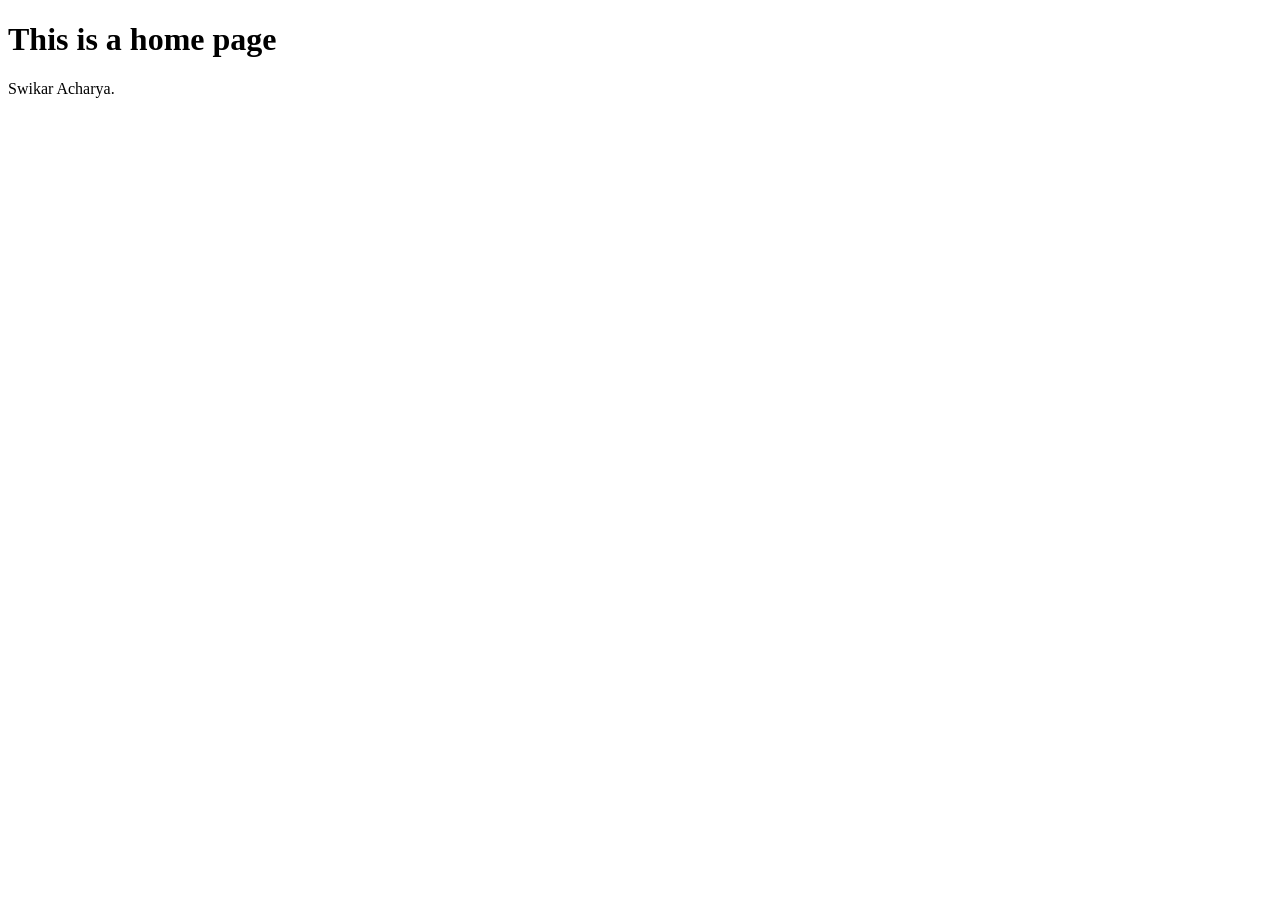
<file: home.html>
<!DOCTYPE html>
<html lang="en">
<head>
    <meta charset="UTF-8">
    <meta name="viewport" content="width=device-width, initial-scale=1.0">
    <meta name="robots" content="noindex, follow">
    <title>Home</title>
</head>
<body>
    <h1>This is a home page </h1>
    <div class="logo">
        Swikar Acharya.
    </div>
</body>
</html>
</file>
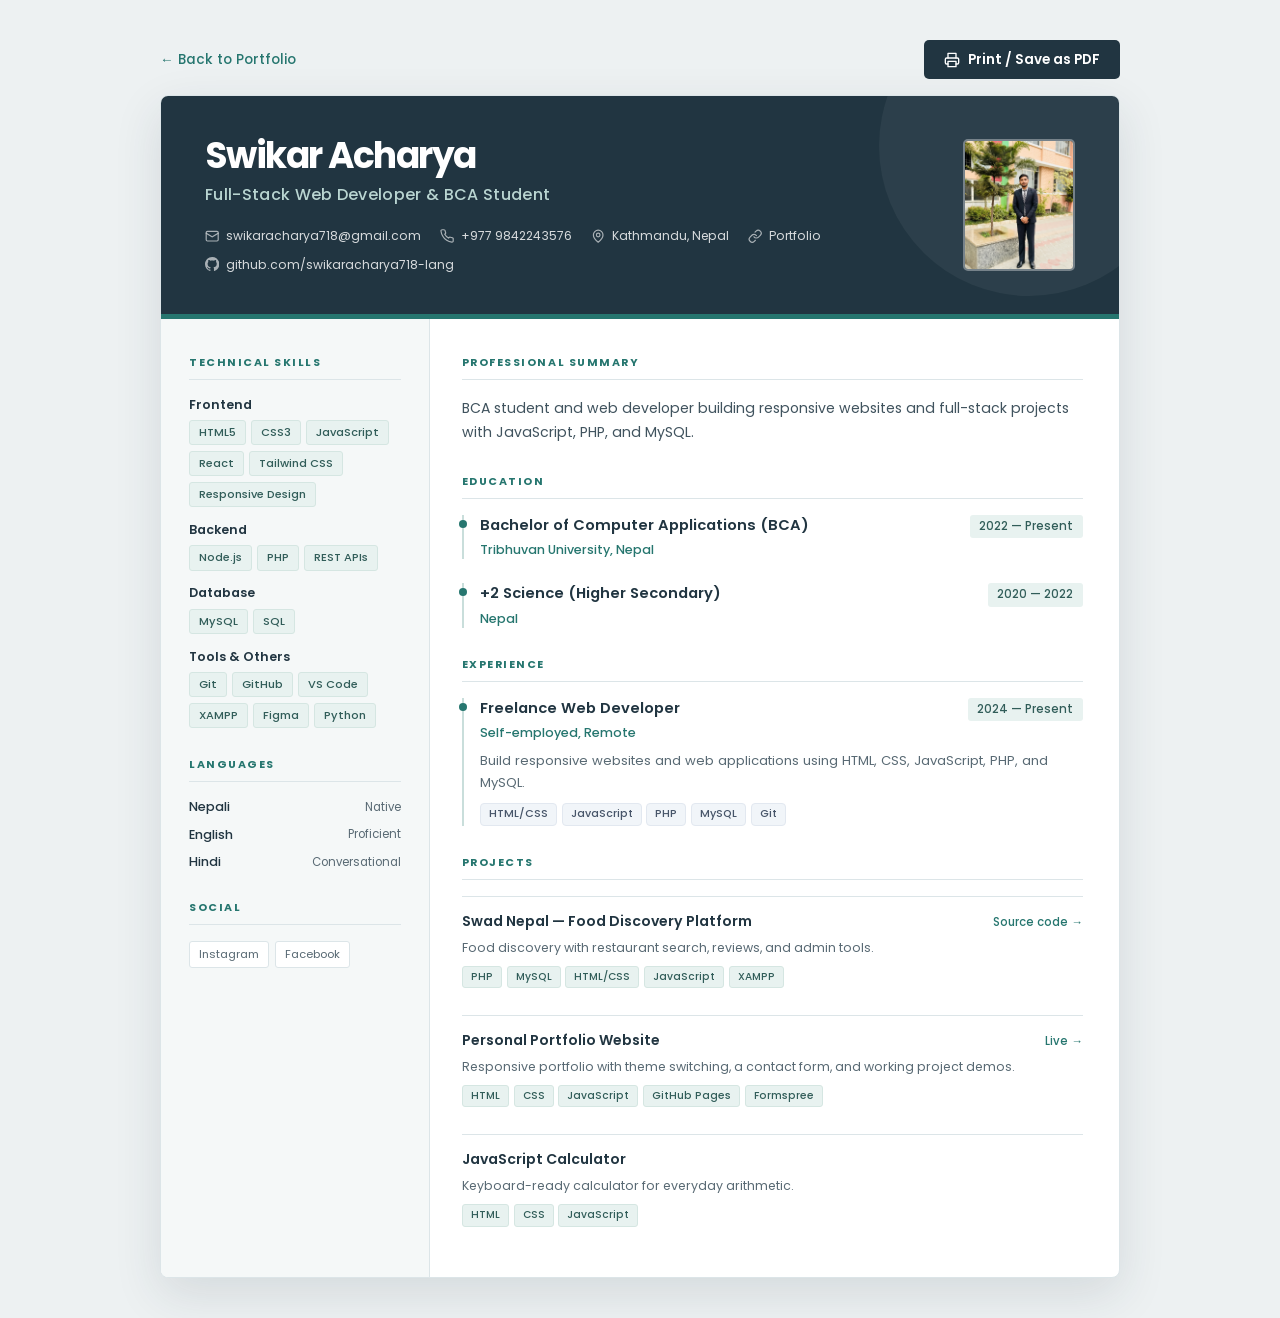
<file: resume.html>
<!DOCTYPE html>
<html lang="en">
<head>
  <meta charset="UTF-8">
  <meta name="viewport" content="width=device-width, initial-scale=1.0">
  <meta name="description"
    content="View Swikar Acharya's resume, web development skills, projects, and contact information.">
  <meta name="author" content="Swikar Acharya">
  <meta property="og:type" content="profile">
  <meta property="og:title" content="Swikar Acharya | Resume">
  <meta property="og:description" content="Web development skills, projects, and contact information for Swikar Acharya.">
  <meta property="og:url" content="https://swikaracharya.com.np/resume.html">
  <link rel="canonical" href="https://swikaracharya.com.np/resume.html">
  <title>Swikar Acharya Resume | Web Developer</title>
  <link href="https://fonts.googleapis.com/css2?family=Poppins:wght@300;400;500;600;700&display=swap" rel="stylesheet">
  <style>
    *, *::before, *::after { box-sizing: border-box; margin: 0; padding: 0; }

    body {
      font-family: Poppins, sans-serif;
      background: #f1f5f9;
      color: #1e293b;
      min-height: 100vh;
      padding: 2rem 1rem;
    }

    /* Print button */
    .print-bar {
      max-width: 900px;
      margin: 0 auto 1.25rem;
      display: flex;
      justify-content: space-between;
      align-items: center;
      gap: 1rem;
    }

    .print-bar a {
      color: #4f46e5;
      font: 500 0.85rem Poppins, sans-serif;
      text-decoration: none;
    }

    .print-bar a:hover { text-decoration: underline; }

    .btn-print {
      display: flex;
      align-items: center;
      gap: 0.5rem;
      padding: 0.6rem 1.25rem;
      background: #4f46e5;
      color: #fff;
      border: none;
      border-radius: 8px;
      font: 600 0.85rem Poppins, sans-serif;
      cursor: pointer;
      transition: background 0.2s ease;
    }

    .btn-print:hover { background: #4338ca; }
    .btn-print svg { width: 1rem; height: 1rem; }

    /* Resume card */
    .resume {
      max-width: 900px;
      margin: 0 auto;
      background: #fff;
      border-radius: 16px;
      box-shadow: 0 8px 40px rgba(15,23,42,0.12);
      overflow: hidden;
    }

    /* ── Header ── */
    .r-header {
      background: linear-gradient(135deg, #1e1b4b 0%, #312e81 50%, #4f46e5 100%);
      padding: 2.75rem 3rem;
      display: grid;
      grid-template-columns: 1fr auto;
      gap: 2rem;
      align-items: center;
      position: relative;
      overflow: hidden;
    }

    .r-header::before {
      content: '';
      position: absolute;
      width: 300px; height: 300px;
      border-radius: 50%;
      background: rgba(255,255,255,0.05);
      top: -100px; right: -60px;
      pointer-events: none;
    }

    .r-name {
      font: 700 2.4rem/1.1 Poppins, sans-serif;
      color: #fff;
      letter-spacing: -0.04em;
    }

    .r-title {
      margin-top: 0.4rem;
      font: 500 1rem Poppins, sans-serif;
      color: #a5b4fc;
      letter-spacing: 0.02em;
    }

    .r-contact-list {
      margin-top: 1.25rem;
      display: flex;
      flex-wrap: wrap;
      gap: 0.6rem 1.5rem;
      list-style: none;
    }

    .r-contact-list li {
      display: flex;
      align-items: center;
      gap: 0.4rem;
      font: 400 0.8rem Poppins, sans-serif;
      color: rgba(255,255,255,0.82);
    }

    .r-contact-list li svg { width: 0.9rem; height: 0.9rem; flex-shrink: 0; opacity: 0.75; }

    .r-contact-list a { color: rgba(255,255,255,0.82); text-decoration: none; }
    .r-contact-list a:hover { color: #fff; text-decoration: underline; }

    .r-photo {
      width: 110px;
      height: 110px;
      border-radius: 50%;
      object-fit: cover;
      border: 4px solid rgba(255,255,255,0.25);
      position: relative;
      z-index: 1;
      flex-shrink: 0;
    }

    /* ── Body ── */
    .r-body {
      display: grid;
      grid-template-columns: 1fr 2fr;
    }

    /* ── Left column ── */
    .r-left {
      background: #f8fafc;
      border-right: 1px solid #e2e8f0;
      padding: 2.25rem 1.75rem;
      display: flex;
      flex-direction: column;
      gap: 2rem;
    }

    /* ── Right column ── */
    .r-right {
      padding: 2.25rem 2.25rem 2.25rem 2rem;
      display: flex;
      flex-direction: column;
      gap: 2rem;
    }

    /* ── Section ── */
    .r-section-title {
      font: 700 0.65rem Poppins, sans-serif;
      letter-spacing: 0.18em;
      color: #4f46e5;
      text-transform: uppercase;
      margin-bottom: 1rem;
      padding-bottom: 0.5rem;
      border-bottom: 2px solid #e0e7ff;
    }

    /* Skills */
    .skill-group { margin-bottom: 0.85rem; }
    .skill-group:last-child { margin-bottom: 0; }

    .skill-group-name {
      font: 600 0.78rem Poppins, sans-serif;
      color: #475569;
      margin-bottom: 0.4rem;
    }

    .skill-tags {
      display: flex;
      flex-wrap: wrap;
      gap: 0.35rem;
    }

    .skill-tags span {
      padding: 0.2rem 0.55rem;
      background: #eef2ff;
      border: 1px solid #c7d2fe;
      border-radius: 20px;
      font: 500 0.7rem Poppins, sans-serif;
      color: #4338ca;
    }

    /* Languages */
    .lang-item {
      display: flex;
      justify-content: space-between;
      align-items: center;
      margin-bottom: 0.6rem;
    }

    .lang-item:last-child { margin-bottom: 0; }

    .lang-name { font: 500 0.82rem Poppins, sans-serif; color: #334155; }
    .lang-level { font: 400 0.72rem Poppins, sans-serif; color: #64748b; }

    .lang-bar {
      height: 4px;
      background: #e2e8f0;
      border-radius: 4px;
      margin-top: 0.3rem;
      overflow: hidden;
    }

    .lang-bar-fill {
      height: 100%;
      background: linear-gradient(90deg, #4f46e5, #818cf8);
      border-radius: 4px;
    }

    /* Interests */
    .interest-tags {
      display: flex;
      flex-wrap: wrap;
      gap: 0.4rem;
    }

    .interest-tags span {
      padding: 0.25rem 0.65rem;
      background: #fff;
      border: 1px solid #e2e8f0;
      border-radius: 20px;
      font: 400 0.72rem Poppins, sans-serif;
      color: #64748b;
    }

    /* Summary */
    .r-summary {
      font: 400 0.88rem/1.75 Poppins, sans-serif;
      color: #475569;
    }

    /* Experience / Education items */
    .r-item {
      padding-left: 1rem;
      border-left: 2px solid #e0e7ff;
      margin-bottom: 1.5rem;
      position: relative;
    }

    .r-item:last-child { margin-bottom: 0; }

    .r-item::before {
      content: '';
      position: absolute;
      left: -5px;
      top: 5px;
      width: 8px;
      height: 8px;
      border-radius: 50%;
      background: #4f46e5;
    }

    .r-item-header {
      display: flex;
      justify-content: space-between;
      align-items: flex-start;
      gap: 1rem;
      flex-wrap: wrap;
    }

    .r-item-title {
      font: 600 0.92rem Poppins, sans-serif;
      color: #1e293b;
    }

    .r-item-date {
      font: 500 0.72rem Poppins, sans-serif;
      color: #fff;
      background: #4f46e5;
      padding: 0.2rem 0.6rem;
      border-radius: 20px;
      white-space: nowrap;
      flex-shrink: 0;
    }

    .r-item-sub {
      margin-top: 0.2rem;
      font: 500 0.78rem Poppins, sans-serif;
      color: #6366f1;
    }

    .r-item-desc {
      margin-top: 0.5rem;
      font: 400 0.82rem/1.65 Poppins, sans-serif;
      color: #64748b;
    }

    .r-item-tags {
      display: flex;
      flex-wrap: wrap;
      gap: 0.3rem;
      margin-top: 0.6rem;
    }

    .r-item-tags span {
      padding: 0.15rem 0.5rem;
      background: #f1f5f9;
      border: 1px solid #e2e8f0;
      border-radius: 4px;
      font: 500 0.68rem Poppins, sans-serif;
      color: #475569;
    }

    /* Projects */
    .r-project {
      padding: 0.85rem 1rem;
      border: 1px solid #e2e8f0;
      border-radius: 10px;
      margin-bottom: 0.75rem;
      background: #fafafa;
    }

    .r-project:last-child { margin-bottom: 0; }

    .r-project-header {
      display: flex;
      justify-content: space-between;
      align-items: center;
      gap: 0.5rem;
    }

    .r-project-name {
      font: 600 0.88rem Poppins, sans-serif;
      color: #1e293b;
    }

    .r-project-link {
      font: 500 0.72rem Poppins, sans-serif;
      color: #4f46e5;
      text-decoration: none;
    }

    .r-project-link:hover { text-decoration: underline; }

    .r-project-desc {
      margin-top: 0.35rem;
      font: 400 0.78rem/1.6 Poppins, sans-serif;
      color: #64748b;
    }

    .r-project-tags {
      display: flex;
      flex-wrap: wrap;
      gap: 0.3rem;
      margin-top: 0.5rem;
    }

    .r-project-tags span {
      padding: 0.15rem 0.5rem;
      background: #eef2ff;
      border-radius: 4px;
      font: 500 0.65rem Poppins, sans-serif;
      color: #4338ca;
    }

    /* ── Print styles ── */
    @media print {
      body { background: #fff; padding: 0; }
      .print-bar { display: none; }
      .resume { box-shadow: none; border-radius: 0; max-width: 100%; }
      .r-header { -webkit-print-color-adjust: exact; print-color-adjust: exact; }
      .r-item-date { -webkit-print-color-adjust: exact; print-color-adjust: exact; }
      .skill-tags span { -webkit-print-color-adjust: exact; print-color-adjust: exact; }
    }

    @media (max-width: 680px) {
      .r-header { grid-template-columns: 1fr; padding: 2rem 1.5rem; }
      .r-photo { width: 80px; height: 80px; justify-self: start; }
      .r-body { grid-template-columns: 1fr; }
      .r-left { border-right: none; border-bottom: 1px solid #e2e8f0; padding: 1.75rem 1.5rem; }
      .r-right { padding: 1.75rem 1.5rem; }
      .print-bar { padding: 0 0.5rem; }
    }

    :root {
      --resume-ink: #213541;
      --resume-muted: #596a74;
      --resume-line: #dce5e8;
      --resume-accent: #26766f;
      --resume-accent-soft: #e8f2f0;
    }

    body {
      background: #edf1f2;
      color: var(--resume-ink);
      padding: 2.5rem 1.25rem;
    }

    .print-bar { max-width: 960px; margin-bottom: 1rem; }

    .print-bar a,
    .r-project-link { color: var(--resume-accent); }

    .btn-print {
      background: var(--resume-ink);
      border-radius: 5px;
    }

    .btn-print:hover { background: var(--resume-accent); }

    .resume {
      max-width: 960px;
      border: 1px solid var(--resume-line);
      border-radius: 8px;
      box-shadow: 0 16px 48px rgba(33, 53, 65, .12);
    }

    .r-header {
      background: var(--resume-ink);
      border-bottom: 5px solid var(--resume-accent);
      padding: 2.5rem 2.75rem;
    }

    .r-name { font-size: 2.25rem; letter-spacing: -.045em; }
    .r-title { color: #b9d5d1; }
    .r-contact-list { column-gap: 1.2rem; row-gap: .65rem; }
    .r-contact-list li { font-size: .76rem; }
    .r-photo {
      width: 112px;
      height: 132px;
      border: 2px solid rgba(255, 255, 255, .35);
      border-radius: 5px;
    }

    .r-body { grid-template-columns: minmax(230px, .78fr) minmax(0, 2fr); }

    .r-left {
      background: #f5f8f8;
      border-right-color: var(--resume-line);
    }

    .r-left,
    .r-right { gap: 1.8rem; }

    .r-section-title {
      color: var(--resume-accent);
      font-size: .68rem;
      letter-spacing: .14em;
      border-bottom: 1px solid var(--resume-line);
    }

    .skill-group-name,
    .lang-name,
    .r-item-title,
    .r-project-name { color: var(--resume-ink); }

    .skill-tags span,
    .r-project-tags span {
      background: var(--resume-accent-soft);
      border: 1px solid #d5e6e2;
      border-radius: 3px;
      color: #315d59;
    }

    .lang-bar { display: none; }
    .lang-name { font-size: .8rem; }
    .lang-level { color: var(--resume-muted); }

    .interest-tags span,
    .interest-tags a {
      padding: .25rem .55rem;
      background: #fff;
      border: 1px solid var(--resume-line);
      border-radius: 3px;
      color: var(--resume-muted);
      font: 400 .7rem Poppins, sans-serif;
      text-decoration: none;
    }

    .interest-tags a:hover { color: var(--resume-accent); border-color: var(--resume-accent); }
    .r-summary { color: #40535e; }
    .r-item { border-left-color: #c9dedb; }
    .r-item::before { background: var(--resume-accent); }

    .r-item-date {
      background: var(--resume-accent-soft);
      color: #315d59;
      border-radius: 3px;
    }

    .r-item-sub { color: var(--resume-accent); }
    .r-item-desc,
    .r-project-desc { color: var(--resume-muted); }

    .r-project {
      padding: .9rem 0;
      border: 0;
      border-top: 1px solid var(--resume-line);
      border-radius: 0;
      background: transparent;
    }

    .r-project-header { align-items: baseline; }
    .r-project-link { white-space: nowrap; }

    @media print {
      @page { size: A4; margin: 12mm; }
      body { background: #fff; padding: 0; }
      .resume { border: 0; box-shadow: none; }
      .r-header { border-bottom-color: var(--resume-accent); }
      .r-item,
      .r-project { break-inside: avoid; }
    }

    @media (max-width: 680px) {
      body { padding: 1rem .75rem; }
      .r-header { padding: 1.75rem 1.25rem; }
      .r-photo { width: 80px; height: 96px; }
      .r-body { grid-template-columns: 1fr; }
      .r-contact-list { flex-direction: column; }
      .r-left,
      .r-right { padding: 1.5rem 1.25rem; }
      .r-project-header { align-items: flex-start; flex-direction: column; }
    }
  </style>
</head>
<body>

  <div class="print-bar">
    <a href="/">&larr; Back to Portfolio</a>
    <button class="btn-print" onclick="window.print()">
      <svg viewBox="0 0 24 24" fill="none" stroke="currentColor" stroke-width="2" stroke-linecap="round" stroke-linejoin="round"><polyline points="6 9 6 2 18 2 18 9"/><path d="M6 18H4a2 2 0 0 1-2-2v-5a2 2 0 0 1 2-2h16a2 2 0 0 1 2 2v5a2 2 0 0 1-2 2h-2"/><rect x="6" y="14" width="12" height="8"/></svg>
      Print / Save as PDF
    </button>
  </div>

  <div class="resume">

    <!-- HEADER -->
    <div class="r-header">
      <div>
        <div class="r-name">Swikar Acharya</div>
        <div class="r-title">Full-Stack Web Developer &amp; BCA Student</div>
        <ul class="r-contact-list">
          <li>
            <svg viewBox="0 0 24 24" fill="none" stroke="currentColor" stroke-width="2" stroke-linecap="round" stroke-linejoin="round"><rect x="2" y="4" width="20" height="16" rx="2"/><path d="m22 7-8.97 5.7a1.94 1.94 0 0 1-2.06 0L2 7"/></svg>
            <a href="mailto:swikaracharya718@gmail.com">swikaracharya718@gmail.com</a>
          </li>
          <li>
            <svg viewBox="0 0 24 24" fill="none" stroke="currentColor" stroke-width="2" stroke-linecap="round" stroke-linejoin="round"><path d="M22 16.92v3a2 2 0 0 1-2.18 2 19.79 19.79 0 0 1-8.63-3.07A19.5 19.5 0 0 1 4.69 12 19.79 19.79 0 0 1 1.61 3.4 2 2 0 0 1 3.6 1.22h3a2 2 0 0 1 2 1.72c.127.96.361 1.903.7 2.81a2 2 0 0 1-.45 2.11L7.91 8.82a16 16 0 0 0 6.29 6.29l.96-.96a2 2 0 0 1 2.11-.45c.907.339 1.85.573 2.81.7A2 2 0 0 1 22 16.92z"/></svg>
            +977 9842243576
          </li>
          <li>
            <svg viewBox="0 0 24 24" fill="none" stroke="currentColor" stroke-width="2" stroke-linecap="round" stroke-linejoin="round"><path d="M20 10c0 6-8 12-8 12S4 16 4 10a8 8 0 1 1 16 0z"/><circle cx="12" cy="10" r="3"/></svg>
            Kathmandu, Nepal
          </li>
          <li>
            <svg viewBox="0 0 24 24" fill="none" stroke="currentColor" stroke-width="2" stroke-linecap="round" stroke-linejoin="round"><path d="M10 13a5 5 0 0 0 7.54.54l3-3a5 5 0 0 0-7.07-7.07l-1.72 1.71"/><path d="M14 11a5 5 0 0 0-7.54-.54l-3 3a5 5 0 0 0 7.07 7.07l1.71-1.71"/></svg>
            <a href="https://swikaracharya.com.np/" target="_blank" rel="noopener">Portfolio</a>
          </li>
          <li>
            <svg viewBox="0 0 24 24" fill="currentColor"><path d="M12 0C5.37 0 0 5.37 0 12c0 5.3 3.438 9.8 8.205 11.385.6.113.82-.258.82-.577 0-.285-.01-1.04-.015-2.04-3.338.724-4.042-1.61-4.042-1.61-.546-1.385-1.335-1.755-1.335-1.755-1.087-.744.084-.729.084-.729 1.205.084 1.838 1.236 1.838 1.236 1.07 1.835 2.809 1.305 3.495.998.108-.776.417-1.305.76-1.605-2.665-.3-5.466-1.332-5.466-5.93 0-1.31.465-2.38 1.235-3.22-.135-.303-.54-1.523.105-3.176 0 0 1.005-.322 3.3 1.23.96-.267 1.98-.399 3-.405 1.02.006 2.04.138 3 .405 2.28-1.552 3.285-1.23 3.285-1.23.645 1.653.24 2.873.12 3.176.765.84 1.23 1.91 1.23 3.22 0 4.61-2.805 5.625-5.475 5.92.42.36.81 1.096.81 2.22 0 1.606-.015 2.896-.015 3.286 0 .315.21.69.825.57C20.565 21.795 24 17.295 24 12c0-6.63-5.37-12-12-12"/></svg>
            <a href="https://github.com/swikaracharya718-lang" target="_blank">github.com/swikaracharya718-lang</a>
          </li>
        </ul>
      </div>
      <img src="image.jpg" alt="Swikar Acharya" class="r-photo">
    </div>

    <!-- BODY -->
    <div class="r-body">

      <!-- LEFT COLUMN -->
      <div class="r-left">

        <!-- Skills -->
        <div>
          <div class="r-section-title">Technical Skills</div>

          <div class="skill-group">
            <div class="skill-group-name">Frontend</div>
            <div class="skill-tags">
              <span>HTML5</span><span>CSS3</span><span>JavaScript</span>
              <span>React</span><span>Tailwind CSS</span><span>Responsive Design</span>
            </div>
          </div>

          <div class="skill-group">
            <div class="skill-group-name">Backend</div>
            <div class="skill-tags">
              <span>Node.js</span><span>PHP</span><span>REST APIs</span>
            </div>
          </div>

          <div class="skill-group">
            <div class="skill-group-name">Database</div>
            <div class="skill-tags">
              <span>MySQL</span><span>SQL</span>
            </div>
          </div>

          <div class="skill-group">
            <div class="skill-group-name">Tools &amp; Others</div>
            <div class="skill-tags">
              <span>Git</span><span>GitHub</span><span>VS Code</span>
              <span>XAMPP</span><span>Figma</span><span>Python</span>
            </div>
          </div>
        </div>

        <!-- Languages -->
        <div>
          <div class="r-section-title">Languages</div>

          <div class="lang-item">
            <div>
              <div class="lang-name">Nepali</div>
              <div class="lang-bar"><div class="lang-bar-fill" style="width:100%"></div></div>
            </div>
            <div class="lang-level">Native</div>
          </div>

          <div class="lang-item">
            <div>
              <div class="lang-name">English</div>
              <div class="lang-bar"><div class="lang-bar-fill" style="width:82%"></div></div>
            </div>
            <div class="lang-level">Proficient</div>
          </div>

          <div class="lang-item">
            <div>
              <div class="lang-name">Hindi</div>
              <div class="lang-bar"><div class="lang-bar-fill" style="width:70%"></div></div>
            </div>
            <div class="lang-level">Conversational</div>
          </div>
        </div>

        <!-- Social -->
        <div>
          <div class="r-section-title">Social</div>
          <div class="interest-tags">
            <a href="https://www.instagram.com/swikaracharya17/" target="_blank" rel="noopener">Instagram</a>
            <a href="https://www.facebook.com/swikar.acharya2" target="_blank" rel="noopener">Facebook</a>
          </div>
        </div>

      </div>

      <!-- RIGHT COLUMN -->
      <div class="r-right">

        <!-- Summary -->
        <div>
          <div class="r-section-title">Professional Summary</div>
          <p class="r-summary">BCA student and web developer building responsive websites and full-stack projects with JavaScript, PHP, and MySQL.</p>
        </div>

        <!-- Education -->
        <div>
          <div class="r-section-title">Education</div>

          <div class="r-item">
            <div class="r-item-header">
              <div class="r-item-title">Bachelor of Computer Applications (BCA)</div>
              <span class="r-item-date">2022 — Present</span>
            </div>
            <div class="r-item-sub">Tribhuvan University, Nepal</div>
          </div>

          <div class="r-item">
            <div class="r-item-header">
              <div class="r-item-title">+2 Science (Higher Secondary)</div>
              <span class="r-item-date">2020 — 2022</span>
            </div>
            <div class="r-item-sub">Nepal</div>
          </div>
        </div>

        <!-- Experience -->
        <div>
          <div class="r-section-title">Experience</div>

          <div class="r-item">
            <div class="r-item-header">
              <div class="r-item-title">Freelance Web Developer</div>
              <span class="r-item-date">2024 — Present</span>
            </div>
            <div class="r-item-sub">Self-employed, Remote</div>
            <div class="r-item-desc">Build responsive websites and web applications using HTML, CSS, JavaScript, PHP, and MySQL.</div>
            <div class="r-item-tags">
              <span>HTML/CSS</span><span>JavaScript</span><span>PHP</span><span>MySQL</span><span>Git</span>
            </div>
          </div>

        </div>

        <!-- Projects -->
        <div>
          <div class="r-section-title">Projects</div>

          <div class="r-project">
            <div class="r-project-header">
              <div class="r-project-name">Swad Nepal — Food Discovery Platform</div>
              <a href="https://github.com/swikaracharya718-lang/Swad-Nepal-original" target="_blank" rel="noopener" class="r-project-link">Source code &rarr;</a>
            </div>
            <div class="r-project-desc">Food discovery with restaurant search, reviews, and admin tools.</div>
            <div class="r-project-tags">
              <span>PHP</span><span>MySQL</span><span>HTML/CSS</span><span>JavaScript</span><span>XAMPP</span>
            </div>
          </div>

          <div class="r-project">
            <div class="r-project-header">
              <div class="r-project-name">Personal Portfolio Website</div>
              <a href="https://swikaracharya.com.np/" target="_blank" rel="noopener" class="r-project-link">Live &rarr;</a>
            </div>
            <div class="r-project-desc">Responsive portfolio with theme switching, a contact form, and working project demos.</div>
            <div class="r-project-tags">
              <span>HTML</span><span>CSS</span><span>JavaScript</span><span>GitHub Pages</span><span>Formspree</span>
            </div>
          </div>

          <div class="r-project">
            <div class="r-project-header">
              <div class="r-project-name">JavaScript Calculator</div>
            </div>
            <div class="r-project-desc">Keyboard-ready calculator for everyday arithmetic.</div>
            <div class="r-project-tags">
              <span>HTML</span><span>CSS</span><span>JavaScript</span>
            </div>
          </div>
        </div>

      </div>
    </div>
  </div>

</body>
</html>
</file>
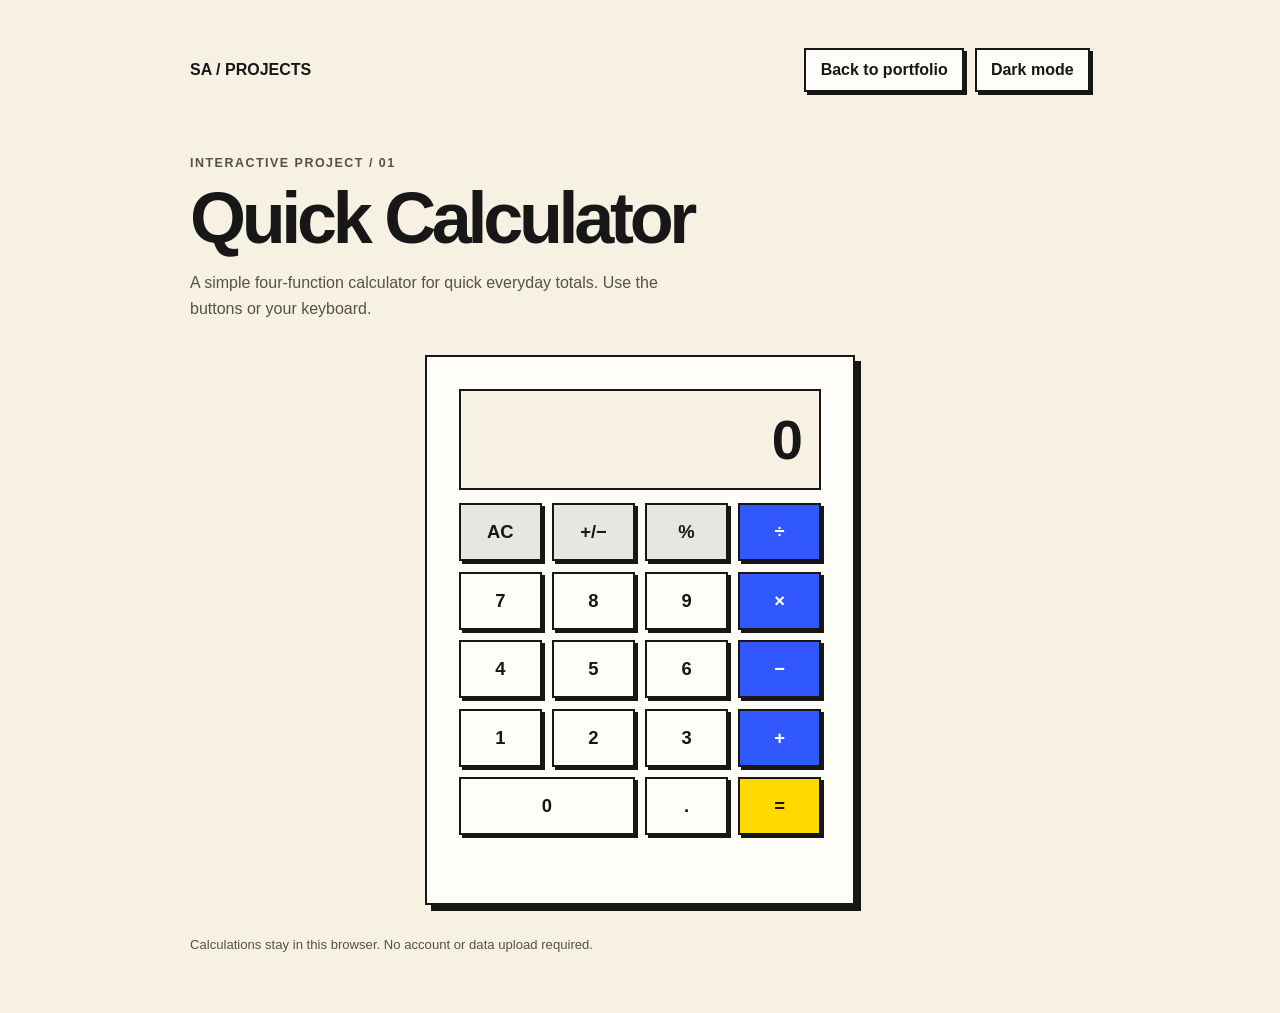
<file: projects/calculator.html>
<!doctype html>
<html lang="en" data-theme="light">
<head>
  <meta charset="utf-8">
  <meta name="viewport" content="width=device-width, initial-scale=1">
  <meta name="theme-color" content="#f7f1e3">
  <title>Quick Calculator | Swikar Acharya</title>
  <link rel="stylesheet" href="demo.css">
  <link rel="stylesheet" href="calculator.css">
  <script src="demo.js" defer></script>
  <script src="calculator.js" defer></script>
</head>
<body>
  <main class="demo-shell">
    <header class="demo-topbar">
      <a class="demo-brand" href="../index.html#projects">SA / PROJECTS</a>
      <nav class="demo-actions" aria-label="Project navigation">
        <a class="demo-link-button" href="../index.html#projects">Back to portfolio</a>
        <button class="demo-button" type="button" data-theme-toggle aria-pressed="false">Dark mode</button>
      </nav>
    </header>
    <section class="demo-heading">
      <p class="demo-eyebrow">INTERACTIVE PROJECT / 01</p>
      <h1>Quick Calculator</h1>
      <p>A simple four-function calculator for quick everyday totals. Use the buttons or your keyboard.</p>
    </section>
    <section class="demo-panel calculator-panel" aria-label="Calculator">
      <output class="calculator-display" id="display" aria-live="polite">0</output>
      <div class="calculator-keys" id="keys">
        <button class="demo-button key utility" type="button" data-action="clear">AC</button>
        <button class="demo-button key utility" type="button" data-action="sign" aria-label="Change sign">+/−</button>
        <button class="demo-button key utility" type="button" data-action="percent">%</button>
        <button class="demo-button key operator" type="button" data-operator="÷" aria-label="Divide">÷</button>
        <button class="demo-button key" type="button" data-digit="7">7</button>
        <button class="demo-button key" type="button" data-digit="8">8</button>
        <button class="demo-button key" type="button" data-digit="9">9</button>
        <button class="demo-button key operator" type="button" data-operator="×" aria-label="Multiply">×</button>
        <button class="demo-button key" type="button" data-digit="4">4</button>
        <button class="demo-button key" type="button" data-digit="5">5</button>
        <button class="demo-button key" type="button" data-digit="6">6</button>
        <button class="demo-button key operator" type="button" data-operator="−" aria-label="Subtract">−</button>
        <button class="demo-button key" type="button" data-digit="1">1</button>
        <button class="demo-button key" type="button" data-digit="2">2</button>
        <button class="demo-button key" type="button" data-digit="3">3</button>
        <button class="demo-button key operator" type="button" data-operator="+" aria-label="Add">+</button>
        <button class="demo-button key zero" type="button" data-digit="0">0</button>
        <button class="demo-button key" type="button" data-action="decimal">.</button>
        <button class="demo-button key equals" type="button" data-action="equals" aria-label="Equals">=</button>
      </div>
      <p class="demo-status" id="calc-status" role="status"></p>
    </section>
    <p class="demo-footer">Calculations stay in this browser. No account or data upload required.</p>
  </main>
</body>
</html>
</file>
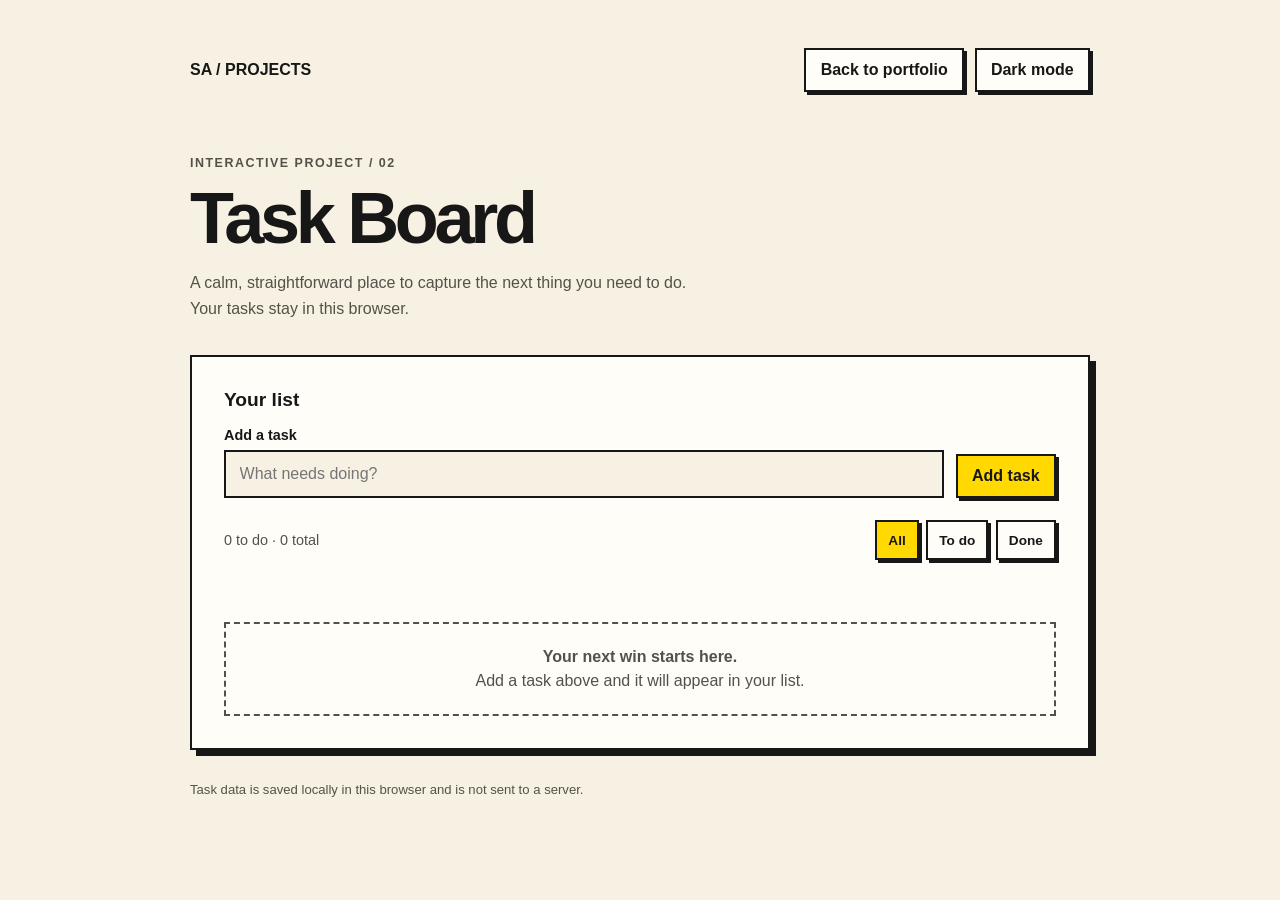
<file: projects/task-board.html>
<!doctype html>
<html lang="en" data-theme="light">
<head>
  <meta charset="utf-8">
  <meta name="viewport" content="width=device-width, initial-scale=1">
  <meta name="theme-color" content="#f7f1e3">
  <title>Task Board | Swikar Acharya</title>
  <link rel="stylesheet" href="demo.css">
  <link rel="stylesheet" href="task-board.css">
  <script src="demo.js" defer></script>
  <script src="task-board.js" defer></script>
</head>
<body>
  <main class="demo-shell">
    <header class="demo-topbar">
      <a class="demo-brand" href="../index.html#projects">SA / PROJECTS</a>
      <nav class="demo-actions" aria-label="Project navigation">
        <a class="demo-link-button" href="../index.html#projects">Back to portfolio</a>
        <button class="demo-button" type="button" data-theme-toggle aria-pressed="false">Dark mode</button>
      </nav>
    </header>
    <section class="demo-heading">
      <p class="demo-eyebrow">INTERACTIVE PROJECT / 02</p>
      <h1>Task Board</h1>
      <p>A calm, straightforward place to capture the next thing you need to do. Your tasks stay in this browser.</p>
    </section>
    <section class="demo-panel" aria-labelledby="tasks-title">
      <h2 id="tasks-title">Your list</h2>
      <form class="task-form" id="task-form">
        <div class="demo-field">
          <label for="task-input">Add a task</label>
          <input class="demo-input" id="task-input" name="task" maxlength="120" autocomplete="off"
            placeholder="What needs doing?" required>
        </div>
        <button class="demo-button primary" type="submit">Add task</button>
      </form>
      <div class="task-toolbar">
        <p id="task-count" class="demo-muted" aria-live="polite"></p>
        <div class="task-filters" role="group" aria-label="Filter tasks">
          <button class="demo-button filter-button" type="button" data-filter="all" aria-pressed="true">All</button>
          <button class="demo-button filter-button" type="button" data-filter="active" aria-pressed="false">To do</button>
          <button class="demo-button filter-button" type="button" data-filter="done" aria-pressed="false">Done</button>
        </div>
      </div>
      <p class="demo-status" id="task-status" role="status"></p>
      <ul class="task-list" id="task-list" aria-label="Tasks"></ul>
      <div class="task-empty" id="task-empty">
        <strong>Your next win starts here.</strong>
        <span>Add a task above and it will appear in your list.</span>
      </div>
    </section>
    <p class="demo-footer">Task data is saved locally in this browser and is not sent to a server.</p>
  </main>
</body>
</html>
</file>
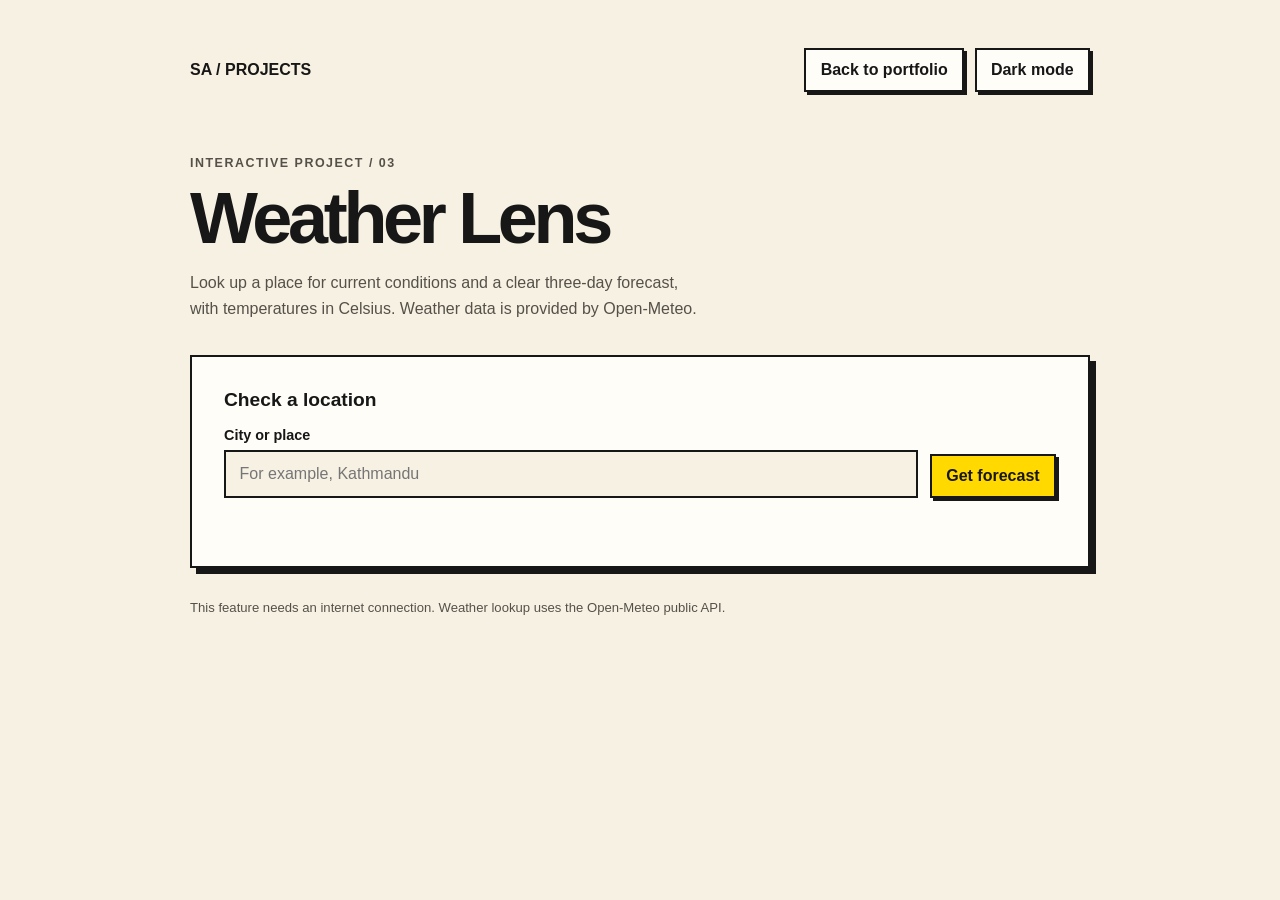
<file: projects/weather-lens.html>
<!doctype html>
<html lang="en" data-theme="light">
<head>
  <meta charset="utf-8">
  <meta name="viewport" content="width=device-width, initial-scale=1">
  <meta name="theme-color" content="#f7f1e3">
  <title>Weather Lens | Swikar Acharya</title>
  <link rel="stylesheet" href="demo.css">
  <link rel="stylesheet" href="weather-lens.css">
  <script src="demo.js" defer></script>
  <script src="weather-lens.js" defer></script>
</head>
<body>
  <main class="demo-shell">
    <header class="demo-topbar">
      <a class="demo-brand" href="../index.html#projects">SA / PROJECTS</a>
      <nav class="demo-actions" aria-label="Project navigation">
        <a class="demo-link-button" href="../index.html#projects">Back to portfolio</a>
        <button class="demo-button" type="button" data-theme-toggle aria-pressed="false">Dark mode</button>
      </nav>
    </header>
    <section class="demo-heading">
      <p class="demo-eyebrow">INTERACTIVE PROJECT / 03</p>
      <h1>Weather Lens</h1>
      <p>Look up a place for current conditions and a clear three-day forecast, with temperatures in Celsius. Weather data is provided by Open-Meteo.</p>
    </section>
    <section class="demo-panel" aria-labelledby="weather-title">
      <h2 id="weather-title">Check a location</h2>
      <form class="weather-form" id="weather-form">
        <div class="demo-field">
          <label for="place">City or place</label>
          <input class="demo-input" id="place" name="place" maxlength="80" autocomplete="off"
            placeholder="For example, Kathmandu" required>
        </div>
        <button class="demo-button primary" type="submit">Get forecast</button>
      </form>
      <p class="demo-status" id="weather-status" role="status" aria-live="polite"></p>
      <div id="weather-result" class="weather-result" hidden>
        <div class="weather-current" id="weather-current"></div>
        <h3>Next three days</h3>
        <div class="weather-days" id="weather-days"></div>
      </div>
    </section>
    <p class="demo-footer">This feature needs an internet connection. Weather lookup uses the Open-Meteo public API.</p>
  </main>
</body>
</html>
</file>
<file: style.css>
:root {
    --page-bg: #f8fafc;
    --nav-bg: #ffffff;
    --text-primary: #1e293b;
    --text-muted: #64748b;
    --border-radius: 6px;
}

html[data-theme="dark"] {
    --page-bg: #030712;
    --nav-bg: #111827;
    --text-primary: #f8fafc;
    --text-muted: #cbd5e1;
}

body {
    margin: 0;
    font-family: system-ui, -apple-system, sans-serif;
    background-color: var(--page-bg);
    color: var(--text-primary);
    transition: background-color 0.2s ease, color 0.2s ease;
}

/* Main Navbar Container */
.dev-navbar {
    display: flex;
    justify-content: space-between;
    align-items: center;
    background-color: var(--nav-bg);
    padding: 0.75rem 2rem;
    border-bottom: 1px solid #e2e8f0;
    box-shadow: 0 1px 2px rgba(15, 23, 42, 0.04);
}

.nav-brand {
    color: var(--text-primary);
    text-decoration: none;
    font-size: 1.25rem;
    font-weight: 700;
    display: flex;
    align-items: center;
    gap: 0.5rem;
    cursor: pointer;
    font-family: poppins, sans-serif;
}

.code-icon {
    color: var(--text-primary);
    font-weight: bold;
}

.nav-links {
    display: flex;
    list-style: none;
    gap: 1.5rem;
    margin: 0;
    padding: 0;
    color: white;
    font-family: poppins;
}

.nav-links a {
    color: var(--text-muted);
    text-decoration: none;
    font-size: 0.9rem;
    font-weight: 500;
    position: relative;
    padding-bottom: 4px;
    transition: color 0.25s ease;
}

.nav-links a::after {
    content: '';
    position: absolute;
    bottom: 0;
    left: 0;
    width: 100%;
    height: 2px;
    border-radius: 2px;
    background: #4f46e5;
    transform: scaleX(0);
    transform-origin: left;
    transition: transform 0.25s ease;
}

.nav-links a:hover {
    color: #4f46e5;
}

.nav-links a:hover::after {
    transform: scaleX(1);
}

/* Right Side Actions */
.nav-actions {
    display: flex;
    align-items: center;
    gap: 1rem;
}

/* Search Bar with Keyboard Shortcut */
.search-container {
    display: flex;
    align-items: center;
    background-color: white;
    border: 1px solid #cbd5e1;
    border-radius: var(--border-radius);
    padding: 0.4rem 0.5rem 0.4rem 1rem;
}

.search-container input {
    background: transparent;
    border: none;
    color: var(--text-primary);
    outline: none;
    width: 150px;
}

.search-container kbd {
    background-color: #000000;
    color: var(--text-muted);
    padding: 0.2rem 0.4rem;
    border-radius: 4px;
    font-size: 0.75rem;
    font-family: monospace;
}

.theme-toggle {
    background: transparent;
    border: 1px solid #cbd5e1;
    color: var(--text-primary);
    border-radius: var(--border-radius);
    padding: 0.5rem;
    cursor: pointer;
    font-size: 1rem;
    line-height: 1;
    transition: background-color 0.2s ease, color 0.2s ease, transform 0.2s ease;
}

.theme-toggle:hover {
    background-color: #e0e7ff;
    color: #3730a3;
    transform: translateY(-1px);
}

.theme-toggle svg {
    width: 1.1rem;
    height: 1.1rem;
    display: block;
    fill: none;
    stroke: currentColor;
    stroke-width: 1.8;
    stroke-linecap: round;
    stroke-linejoin: round;
}

.signin,
.signup {
    padding: 0.5rem 0.9rem;
    border-radius: 6px;
    font-family: Poppins, sans-serif;
    font-size: 0.9rem;
    font-weight: 500;
    text-decoration: none;
    transition: background-color 0.2s ease, color 0.2s ease, transform 0.2s ease;
}

.signin {
    border: 1px solid #4f46e5;
    color: #4338ca;
}

.signin:hover {
    background-color: #4f46e5;
    color: #ffffff;
    transform: translateY(-1px);
}

.signup {
    background-color: #4f46e5;
    border: 1px solid #4f46e5;
    color: #ffffff;
}

.signup:hover {
    background-color: #6366f1;
    border-color: #6366f1;
    transform: translateY(-1px);
}

.logo-container {
    display: flex;
    align-items: center;
    gap: 0.5rem;
    border: 1px solid white;
}

/* Home page */
.hero,
.explore-section {
    max-width: 1120px;
    margin: 0 auto;
    padding-left: 2rem;
    padding-right: 2rem;
    box-sizing: border-box;
}

.hero {
    min-height: 530px;
    display: grid;
    grid-template-columns: 1.2fr 0.8fr;
    align-items: center;
    gap: 4rem;
}

.hero-eyebrow {
    margin: 0 0 1rem;
    color: #6366f1;
    font: 700 0.75rem/1 Poppins, sans-serif;
    letter-spacing: 0.12em;
}

.hero h1,
.section-heading h2 {
    margin: 0;
    color: var(--text-primary);
    font: 700 clamp(2.5rem, 5vw, 4.6rem)/1.08 Poppins, sans-serif;
    letter-spacing: -0.055em;
}

.hero-copy {
    max-width: 37rem;
    margin: 1.5rem 0 0;
    color: var(--text-muted);
    font: 400 1.05rem/1.75 Poppins, sans-serif;
}

.hero-actions { display: flex; align-items: center; gap: 1.25rem; margin-top: 2rem; }
.hero-primary, .hero-secondary { font: 600 0.95rem Poppins, sans-serif; text-decoration: none; transition: transform 0.2s ease, box-shadow 0.2s ease, background 0.2s ease; }
.hero-primary { padding: 0.8rem 1.6rem; border-radius: 7px; background: #4f46e5; color: #fff; box-shadow: 0 8px 18px rgba(79,70,229,0.28); }
.hero-primary:hover { background: #4338ca; transform: translateY(-2px); box-shadow: 0 14px 28px rgba(79,70,229,0.38); }
.hero-secondary { padding: 0.8rem 1.6rem; border-radius: 7px; border: 2px solid #4f46e5; color: #4f46e5; background: transparent; }
.hero-secondary:hover { background: #4f46e5; color: #fff; transform: translateY(-2px); box-shadow: 0 14px 28px rgba(79,70,229,0.28); }
.hero-secondary span { margin-left: 0.25rem; }

.hero-profile { position: relative; width: min(100%, 320px); justify-self: end; }
.hero-profile img { position: relative; z-index: 1; display: block; width: 100%; aspect-ratio: 1; object-fit: cover; border-radius: 24px; border: 8px solid var(--nav-bg); box-shadow: 0 24px 45px rgba(15, 23, 42, 0.2); }
.profile-glow { position: absolute; inset: 15% -12% -10% 12%; border-radius: 24px; background: #818cf8; opacity: 0.35; }

.explore-section { padding-top: 2rem; padding-bottom: 5rem; }
.section-heading h2 { font-size: clamp(1.9rem, 3vw, 2.6rem); letter-spacing: -0.04em; }
.section-heading > p:last-child { margin: 0.75rem 0 0; color: var(--text-muted); font: 400 1rem Poppins, sans-serif; }
.resource-grid { display: grid; grid-template-columns: repeat(3, 1fr); gap: 1rem; margin-top: 2rem; }
.resource-card { min-height: 185px; padding: 1.5rem; border: 1px solid #e2e8f0; border-radius: 12px; background: var(--nav-bg); color: var(--text-primary); box-sizing: border-box; text-decoration: none; transition: transform .2s ease, box-shadow .2s ease, border-color .2s ease; }
.resource-card:hover { transform: translateY(-4px); border-color: #a5b4fc; box-shadow: 0 14px 25px rgba(30, 41, 59, 0.1); }
.card-number, .card-link { color: #6366f1; font: 700 0.78rem Poppins, sans-serif; }
.resource-card h3 { margin: 1rem 0 0; font: 600 1.2rem Poppins, sans-serif; }
.resource-card p { margin: 0.55rem 0 1rem; color: var(--text-muted); font: 400 0.9rem/1.6 Poppins, sans-serif; }

html[data-theme="dark"] .resource-card { border-color: #334155; }
html[data-theme="dark"] .resource-card:hover { border-color: #6366f1; box-shadow: 0 14px 25px rgba(0, 0, 0, 0.24); }

.login-form {
    background-color: #ffffff;
    color: #101828;
    padding: 2.5rem;
    border-radius: 12px;
    border: 1px solid #d0d5dd;
    box-shadow: 0 4px 6px -1px rgba(0, 0, 0, 0.1), 0 2px 4px -1px rgba(0, 0, 0, 0.06);
    max-width: 440px;
    width: 100%;
    margin: 2rem auto;
    display: flex;
    flex-direction: column;
    box-sizing: border-box;
}

.title {
    display: flex;
    font-family: poppins;
    color: rgb(76, 75, 75)
}

.subtitle {
    display: flex;
    font-family: poppins;
    color: rgb(76, 75, 75)
}

.footer-text {
    display: flex;
    font-family: poppins;
    color: rgb(76, 75, 75);

    margin-top: 15px;
}

.btnprimary-btn {
    background-color: #4f46e5;
    color: white;
    padding: 1rem 1rem;
    border: none;
    border-radius: 4px;
    cursor: pointer;
    margin-top: 25px;
    font-family: poppins;
    font-size: 15px;
}

.btngoogle-btn {
    background-color: #ffffff;
    color: #4f46e5;
    padding: 0.5rem 1rem;
    border: 1px solid #4f46e5;
    border-radius: 4px;
    cursor: pointer;
    margin-top: 15px;
}

.form-input {
    display: flex;
    flex-direction: column;
    margin-bottom: 12px;
    padding: 10px;
}

.text-link {
    display: flex;
    justify-content: center;
    font-family: poppins;
    color: rgb(76, 75, 75);
}

.text-link {
    display: flex;
    justify-content: center;
    font-family: poppins;
    color: blue;
}

/* Sign-in page */
.login-page {
    min-height: 100vh;
    display: grid;
    place-items: center;
    padding: 2rem 1rem;
    box-sizing: border-box;
    background: radial-gradient(circle at top, #1e1b4b 0%, #030712 48%);
}

.auth-theme-toggle {
    position: fixed;
    top: 1rem;
    right: 1rem;
    z-index: 1;
}

.login-container {
    width: 100%;
}

.login-form {
    margin: 0 auto;
}

.back-link {
    align-self: flex-start;
    color: #4f46e5;
    font-family: Poppins, sans-serif;
    font-size: 0.9rem;
    font-weight: 500;
    text-decoration: none;
}

.back-link:hover,
.field-label-row a:hover,
.footer-text a:hover {
    text-decoration: underline;
}

.login-heading {
    margin: 1.75rem 0;
}

.eyebrow {
    margin: 0 0 0.5rem;
    color: #4f46e5;
    font-family: Poppins, sans-serif;
    font-size: 0.75rem;
    font-weight: 700;
    letter-spacing: 0.1em;
}

.login-form .title {
    margin: 0;
    color: #101828;
    font-size: 1.75rem;
    line-height: 1.25;
}

.login-form .subtitle {
    margin: 0.5rem 0 0;
    font-size: 0.95rem;
}

.form-field {
    display: flex;
    flex-direction: column;
    gap: 0.45rem;
    margin-top: 1rem;
    color: #344054;
    font-family: Poppins, sans-serif;
    font-size: 0.9rem;
    font-weight: 500;
}

.form-field input {
    width: 100%;
    padding: 0.75rem 0.875rem;
    box-sizing: border-box;
    border: 1px solid #d0d5dd;
    border-radius: 6px;
    color: #101828;
    font: inherit;
    font-weight: 400;
    outline: none;
}

.form-field input:focus {
    border-color: #4f46e5;
    box-shadow: 0 0 0 3px #e0e7ff;
}

.field-label-row {
    display: flex;
    justify-content: space-between;
    align-items: center;
}

.field-label-row a,
.footer-text a,
.remember-me a {
    color: #4f46e5;
    font-weight: 600;
    text-decoration: none;
}

.remember-me {
    display: flex;
    align-items: center;
    gap: 0.5rem;
    margin-top: 1.25rem;
    color: #475467;
    font-family: Poppins, sans-serif;
    font-size: 0.875rem;
}

.remember-me input {
    width: 1rem;
    height: 1rem;
    accent-color: #4f46e5;
}

.login-form .btnprimary-btn,
.login-form .btngoogle-btn {
    width: 100%;
    display: flex;
    justify-content: center;
    align-items: center;
    gap: 0.625rem;
    font-family: Poppins, sans-serif;
    font-weight: 600;
}

.login-form .btnprimary-btn:hover {
    background-color: #4338ca;
}

.login-form .btngoogle-btn:hover {
    background-color: #f9fafb;
}

.divider {
    display: flex;
    align-items: center;
    gap: 0.75rem;
    margin: 1.25rem 0;
    color: #667085;
    font-family: Poppins, sans-serif;
    font-size: 0.8rem;
}

.divider::before,
.divider::after {
    content: "";
    flex: 1;
    height: 1px;
    background-color: #eaecf0;
}

.login-form .footer-text {
    justify-content: center;
    gap: 0.3rem;
    margin: 1.5rem 0 0;
    font-size: 0.875rem;
}

@media (max-width: 480px) {
    .login-page {
        padding: 1rem;
    }

    .login-form {
        padding: 1.5rem;
    }
}

@media (max-width: 760px) {
    .dev-navbar { padding: 0.85rem 1rem; }
    .nav-links, .search-container { display: none; }
    .nav-actions { gap: 0.5rem; }
    .signin, .signup { padding: 0.45rem 0.65rem; font-size: 0.8rem; }
    .hero, .explore-section { padding-left: 1.25rem; padding-right: 1.25rem; }
    .hero { min-height: auto; grid-template-columns: 1fr; gap: 2.5rem; padding-top: 4rem; padding-bottom: 3.5rem; }
    .hero-profile { width: min(70%, 280px); justify-self: start; grid-row: 1; }
    .hero-actions { flex-wrap: wrap; }
    .resource-grid { grid-template-columns: 1fr; }
}

html[data-theme="dark"] .search-container {
    background-color: #1f2937;
}

html[data-theme="dark"] .dev-navbar {
    border-color: #374151;
    box-shadow: none;
}

html[data-theme="dark"] .theme-toggle {
    border-color: #4b5563;
}

html[data-theme="dark"] .signin {
    color: #c7d2fe;
}

html[data-theme="dark"] .search-container input {
    color: #f8fafc;
}

html[data-theme="dark"] .theme-toggle:hover {
    background-color: #312e81;
    color: #ffffff;
}

html[data-theme="light"] .login-page {
    background:
        radial-gradient(circle at 18% 15%, rgba(196, 181, 253, 0.62), transparent 28rem),
        radial-gradient(circle at 82% 82%, rgba(147, 197, 253, 0.45), transparent 27rem),
        #f8fafc;
}

html[data-theme="light"] .login-form {
    border-color: rgba(203, 213, 225, 0.9);
    box-shadow: 0 24px 50px -20px rgba(30, 41, 59, 0.25);
}

html[data-theme="light"] .form-field input {
    background-color: #ffffff;
    border-color: #cbd5e1;
}

html[data-theme="light"] .form-field input:hover {
    border-color: #94a3b8;
}

html[data-theme="light"] .auth-theme-toggle {
    background-color: rgba(255, 255, 255, 0.8);
    box-shadow: 0 4px 12px rgba(30, 41, 59, 0.1);
}

html[data-theme="dark"] .login-form {
    background-color: #111827;
    border-color: #374151;
    box-shadow: 0 12px 24px rgba(0, 0, 0, 0.28);
}

html[data-theme="dark"] .login-form .title,
html[data-theme="dark"] .form-field input {
    color: #f8fafc;
}

html[data-theme="dark"] .login-form .subtitle,
html[data-theme="dark"] .form-field,
html[data-theme="dark"] .remember-me,
html[data-theme="dark"] .login-form .footer-text {
    color: #cbd5e1;
}

html[data-theme="dark"] .form-field input {
    background-color: #1f2937;
    border-color: #4b5563;
}

html[data-theme="dark"] .form-field input::placeholder {
    color: #94a3b8;
}

html[data-theme="dark"] .btngoogle-btn {
    background-color: #1f2937;
    border-color: #818cf8;
    color: #c7d2fe;
}

html[data-theme="dark"] .btngoogle-btn:hover {
    background-color: #374151;
}

html[data-theme="dark"] .divider::before,
html[data-theme="dark"] .divider::after {
    background-color: #374151;
}

/* Editorial portfolio */
.portfolio-page { --ink:#0a0909; --paper:#fdfdfd; --muted:#707070; --accent:#9c6455; --line:#dedbd8; background:var(--paper); color:var(--ink); font-family:"DM Sans",sans-serif; }
html[data-theme="dark"] .portfolio-page { --ink:#f7f3f0; --paper:#161313; --muted:#bdb4b0; --accent:#ceb3a6; --line:#403a37; }
.portfolio-header { height:76px; max-width:1280px; padding:0 3rem; margin:auto; display:flex; justify-content:space-between; align-items:center; box-sizing:border-box; border-bottom:1px solid var(--line); }
.portfolio-brand { color:var(--ink); font:700 1.65rem/1 "DM Sans",sans-serif; letter-spacing:-.1em; text-decoration:none; }.portfolio-brand span{color:var(--accent)}
.portfolio-nav,.portfolio-actions{display:flex;align-items:center;gap:2rem}.portfolio-nav a,.portfolio-contact-link{color:var(--ink);font:500 .82rem "DM Mono",monospace;text-decoration:none}.portfolio-nav a:hover{color:var(--accent)}
.portfolio-contact-link{border-bottom:1px solid var(--ink);padding-bottom:3px}.portfolio-contact-link span{color:var(--accent);font-size:1rem}.portfolio-theme-toggle{border-color:var(--line);color:var(--ink)}
.portfolio-hero,.selected-work,.about-section,.contact-section{max-width:1120px;margin:auto;padding-left:2rem;padding-right:2rem;box-sizing:border-box}.portfolio-hero{min-height:650px;display:grid;grid-template-columns:1.25fr .75fr;gap:4rem;align-items:center}.mono-label{margin:0;color:var(--muted);font:500 .68rem/1.4 "DM Mono",monospace;letter-spacing:.04em}.hero-intro h1,.section-top h2,.about-grid h2,.contact-section h2{margin:1.5rem 0 0;color:var(--ink);font:500 clamp(3.25rem,6vw,6rem)/.98 "DM Sans",sans-serif;letter-spacing:-.075em}.hero-intro h1 em,.section-top h2 em,.about-grid h2 em,.contact-section h2 em{font-family:"Playfair Display",serif;font-weight:500;letter-spacing:-.08em}.hero-description{max-width:30rem;margin:1.75rem 0;color:var(--muted);font:400 1rem/1.75 "DM Sans",sans-serif}.round-arrow-link{display:inline-flex;align-items:center;gap:1rem;color:var(--ink);font:500 .78rem "DM Mono",monospace;text-decoration:none}.round-arrow-link b{width:42px;height:42px;display:grid;place-items:center;border:1px solid var(--ink);border-radius:50%;font:400 1.2rem sans-serif;transition:transform .25s ease,background .25s ease}.round-arrow-link:hover b{background:var(--ink);color:var(--paper);transform:translateY(4px)}
.portfolio-hero { position: relative; overflow: hidden; }
.hero-intro, .hero-portrait { z-index: 1; }
.hero-motion { position: absolute; inset: 0; pointer-events: none; opacity: .7; }
.motion-orbit { position: absolute; width: 360px; height: 360px; border: 1px solid var(--line); border-radius: 50%; animation: spin-orbit 22s linear infinite; }
.orbit-one { right: -135px; top: 45px; border-style: dashed; }
.orbit-two { right: -35px; top: 145px; width: 180px; height: 180px; border-color: var(--accent); animation-direction: reverse; animation-duration: 14s; }
.motion-dot { position: absolute; width: 10px; height: 10px; border-radius: 50%; background: var(--accent); animation: float-dot 5s ease-in-out infinite; }
.dot-one { left: 6%; top: 19%; }.dot-two { right: 36%; bottom: 17%; width: 6px; height: 6px; animation-delay: -2.4s; }
.motion-cross { position: absolute; right: 3%; bottom: 12%; color: var(--accent); font: 300 2.5rem/1 "DM Sans", sans-serif; animation: spin-orbit 12s linear infinite; }
@keyframes spin-orbit { to { transform: rotate(360deg); } }
@keyframes float-dot { 50% { transform: translateY(-18px) scale(1.2); } }
.hero-portrait{position:relative;width:min(100%,310px);justify-self:end}.hero-portrait img{position:relative;z-index:1;width:100%;aspect-ratio:3/4;display:block;object-fit:cover;filter:grayscale(100%);transition:filter .4s ease}.hero-portrait:hover img{filter:grayscale(10%)}.portrait-outline{position:absolute;inset:14px -14px -14px 14px;border:1px solid var(--accent)}.portrait-note{position:absolute;z-index:2;bottom:1.2rem;left:-4.5rem;color:var(--paper);font:500 .62rem/1.55 "DM Mono",monospace;mix-blend-mode:difference}
.marquee{overflow:hidden;padding:1.05rem 0;background:var(--ink);color:var(--paper);white-space:nowrap}.marquee div{display:inline-block;animation:marquee 24s linear infinite;font:500 .78rem "DM Mono",monospace;letter-spacing:.05em}.marquee i{color:var(--accent);font-style:normal;margin:0 1.5rem}@keyframes marquee{to{transform:translateX(-30%)}}
.selected-work{padding-top:9rem;padding-bottom:9rem}.section-top{max-width:680px}.section-top h2{font-size:clamp(2.6rem,5vw,4.8rem)}.section-top>p:last-child{max-width:25rem;margin:1.2rem 0 0;color:var(--muted);font:400 1rem/1.7 "DM Sans",sans-serif}.project-list{display:grid;grid-template-columns:1.1fr .9fr;gap:1.25rem;margin-top:4rem}.project-preview{height:390px;padding:1.5rem;box-sizing:border-box;overflow:hidden}.project-one .project-preview{background:#211d1b}.project-two .project-preview{background:#d8c8c0;color:#34221d}.terminal-preview{color:#e9e1dc;font:400 .9rem/1.8 "DM Mono",monospace}.terminal-preview span{color:#d6957d}.terminal-preview b{color:#cab2ec;font-weight:400}.terminal-dots{display:flex;gap:6px;margin-bottom:3.5rem}.terminal-dots i{width:8px;height:8px;border-radius:50%;background:#765f55}.code-block{width:60%;height:12px;margin-top:2rem;background:#403833;box-shadow:0 24px #403833,0 48px #403833,100px 48px #403833}.notes-preview{display:flex;flex-direction:column;justify-content:space-between;font:600 clamp(2.3rem,4vw,4rem)/.87 "DM Sans",sans-serif;letter-spacing:-.08em}.notes-preview em{font-family:"Playfair Display",serif;font-weight:500}.notes-preview span{font:500 .7rem "DM Mono",monospace;letter-spacing:.05em}.project-meta{display:flex;justify-content:space-between;align-items:end;padding:1.25rem 0}.project-meta h3{margin:.55rem 0 0;color:var(--ink);font:500 1.25rem "DM Sans",sans-serif}.project-meta>a{width:38px;height:38px;display:grid;place-items:center;border:1px solid var(--line);border-radius:50%;color:var(--ink);font-size:1.15rem;text-decoration:none;transition:.2s}.project-meta>a:hover{background:var(--ink);color:var(--paper)}
.about-section{padding-top:7rem;padding-bottom:7rem;border-top:1px solid var(--line)}.about-grid{display:grid;grid-template-columns:1.25fr .75fr;gap:5rem;align-items:end;margin-top:1.2rem}.about-grid h2{font-size:clamp(2.3rem,4vw,4rem)}.about-grid p{color:var(--muted);font:400 1rem/1.8 "DM Sans",sans-serif}.text-arrow-link{display:inline-block;margin-top:1rem;padding-bottom:.3rem;border-bottom:1px solid var(--ink);color:var(--ink);font:500 .78rem "DM Mono",monospace;text-decoration:none}.text-arrow-link span{color:var(--accent)}.skills-row{display:flex;flex-wrap:wrap;gap:.7rem;margin-top:5rem}.skills-row span{border:1px solid var(--line);border-radius:20px;padding:.55rem .8rem;color:var(--muted);font:500 .68rem "DM Mono",monospace}
.contact-section{padding-top:9rem;padding-bottom:9rem;background:var(--ink);color:var(--paper);max-width:none;padding-left:max(calc((100% - 1120px)/2 + 2rem),2rem);padding-right:max(calc((100% - 1120px)/2 + 2rem),2rem)}.contact-section .mono-label,.contact-section h2{color:var(--paper)}.contact-section h2{font-size:clamp(3rem,6vw,6rem)}.contact-email{display:inline-block;margin-top:2.4rem;color:var(--paper);font:500 clamp(1.25rem,2vw,1.8rem) "DM Sans",sans-serif;text-decoration:none;border-bottom:1px solid var(--accent);padding-bottom:.35rem}.contact-email span{color:var(--accent)}.portfolio-footer{max-width:1280px;margin:auto;padding:1.5rem 3rem;display:flex;justify-content:space-between;color:var(--muted);font:500 .63rem "DM Mono",monospace}.portfolio-footer a{color:var(--ink);text-decoration:none}
[data-reveal]{opacity:0;transform:translateY(26px);transition:opacity .7s ease,transform .7s ease}[data-reveal].is-visible{opacity:1;transform:none}.project-card:nth-child(2){transition-delay:.12s}
@media(max-width:760px){.portfolio-header{padding:0 1.25rem;height:68px}.portfolio-nav{display:none}.portfolio-actions{gap:1rem}.portfolio-hero,.selected-work,.about-section{padding-left:1.25rem;padding-right:1.25rem}.portfolio-hero{min-height:auto;grid-template-columns:1fr;gap:3rem;padding-top:5rem;padding-bottom:5rem}.hero-portrait{justify-self:start;width:210px;grid-row:1}.portrait-note{left:1rem}.hero-intro h1{font-size:clamp(3rem,14vw,4.4rem)}.project-list,.about-grid{grid-template-columns:1fr}.project-preview{height:280px}.about-grid{gap:1.75rem}.selected-work,.about-section{padding-top:5rem;padding-bottom:5rem}.portfolio-footer{padding:1.25rem;gap:1rem;flex-wrap:wrap}.portfolio-footer span:nth-child(2){display:none}.contact-section{padding:5rem 1.25rem}.portfolio-contact-link{display:none}}
@media(prefers-reduced-motion:reduce){*,*:before,*:after{animation-duration:.01ms!important;animation-iteration-count:1!important;scroll-behavior:auto!important;transition-duration:.01ms!important}}

/* Portfolio reference refinements */
.portfolio-nav sup { color: var(--accent); font-size: .58rem; }
.availability { display: flex; align-items: center; gap: .45rem; border: 1px solid var(--line); border-radius: 20px; padding: .45rem .7rem; color: var(--ink); font: 500 .62rem "DM Mono", monospace; white-space: nowrap; }
.availability i { width: 6px; height: 6px; border-radius: 50%; background: #57a76f; box-shadow: 0 0 0 3px rgba(87, 167, 111, .15); }
.hero-links { display: flex; align-items: center; gap: 1.5rem; }
.hero-links > a:last-child { color: var(--ink); font: 500 .75rem "DM Mono", monospace; text-decoration: none; border-bottom: 1px solid var(--ink); padding-bottom: .3rem; }
.hero-portrait img { object-position: center; filter: grayscale(18%) contrast(1.04); transition: filter .4s ease, transform .4s ease; }
.hero-portrait:hover img { filter: grayscale(0%); transform: scale(1.015); }

@media (max-width: 760px) {
    .availability { display: none; }
}

/* Social icons in navbar */
.nav-socials {
  display: flex;
  align-items: center;
  gap: 0.5rem;
}

.social-icon {
  display: grid;
  place-items: center;
  width: 32px;
  height: 32px;
  border-radius: 6px;
  color: var(--text-muted);
  transition: color 0.2s ease, background-color 0.2s ease;
  text-decoration: none;
}

.social-icon svg {
  width: 1.1rem;
  height: 1.1rem;
}

.social-icon:hover { background-color: #e0e7ff; }

.social-icon.fb:hover  { color: #fff; background-color: #1877f2; }
.social-icon.ig:hover  { color: #fff; background: radial-gradient(circle at 30% 107%, #fdf497 0%, #fdf497 5%, #fd5949 45%, #d6249f 60%, #285aeb 90%); }
.social-icon.li:hover  { color: #fff; background-color: #0a66c2; }

html[data-theme="dark"] .social-icon.fb:hover { color: #fff; background-color: #1877f2; }
html[data-theme="dark"] .social-icon.ig:hover { color: #fff; background: radial-gradient(circle at 30% 107%, #fdf497 0%, #fdf497 5%, #fd5949 45%, #d6249f 60%, #285aeb 90%); }
html[data-theme="dark"] .social-icon.li:hover { color: #fff; background-color: #0a66c2; }

/* Skills ticker */
.skills-ticker {
  overflow: hidden;
  padding: 1rem 0;
  background: var(--nav-bg);
  border-top: 1px solid #e2e8f0;
  border-bottom: 1px solid #e2e8f0;
  white-space: nowrap;
  margin-top: 0;
}

html[data-theme="dark"] .skills-ticker {
  border-color: #374151;
}

.skills-track {
  display: inline-flex;
  align-items: center;
  gap: 1.25rem;
  animation: skills-scroll 30s linear infinite;
  font: 500 0.8rem "Poppins", sans-serif;
  color: var(--text-muted);
}

.skills-track span {
  white-space: nowrap;
}

.ticker-dot {
  color: #6366f1;
  font-size: 0.6rem;
}

@keyframes skills-scroll {
  from { transform: translateX(0); }
  to   { transform: translateX(-50%); }
}

@media (max-width: 760px) {
  .nav-socials { display: none; }
}

/* ── Contact Modal ── */
.contact-modal-overlay {
  position: fixed;
  inset: 0;
  z-index: 1000;
  background: rgba(3, 7, 18, 0.6);
  backdrop-filter: blur(6px);
  display: flex;
  align-items: center;
  justify-content: center;
  padding: 1rem;
  opacity: 0;
  pointer-events: none;
  transition: opacity 0.3s ease;
}

.contact-modal-overlay.is-open {
  opacity: 1;
  pointer-events: all;
}

.contact-modal {
  background: var(--nav-bg);
  border: 1px solid #e2e8f0;
  border-radius: 18px;
  box-shadow: 0 32px 64px rgba(0, 0, 0, 0.22);
  display: grid;
  grid-template-columns: 1fr 1.4fr;
  max-width: 860px;
  width: 100%;
  overflow: hidden;
  position: relative;
  transform: translateY(24px);
  transition: transform 0.3s ease;
}

.contact-modal-overlay.is-open .contact-modal {
  transform: translateY(0);
}

html[data-theme="dark"] .contact-modal {
  border-color: #374151;
}

/* Left panel */
.modal-left {
  background: linear-gradient(160deg, #3730a3 0%, #4f46e5 50%, #6366f1 100%);
  padding: 2.5rem 2rem;
  display: flex;
  flex-direction: column;
  gap: 1.1rem;
  color: #fff;
  position: relative;
  overflow: hidden;
}

.modal-left::before {
  content: '';
  position: absolute;
  width: 220px;
  height: 220px;
  border-radius: 50%;
  background: rgba(255,255,255,0.06);
  top: -60px;
  right: -60px;
  pointer-events: none;
}

.modal-left::after {
  content: '';
  position: absolute;
  width: 140px;
  height: 140px;
  border-radius: 50%;
  background: rgba(255,255,255,0.05);
  bottom: 40px;
  left: -40px;
  pointer-events: none;
}

.modal-left-top {
  display: flex;
  align-items: center;
  gap: 0.5rem;
}

.modal-status-dot {
  width: 8px;
  height: 8px;
  border-radius: 50%;
  background: #4ade80;
  box-shadow: 0 0 0 3px rgba(74,222,128,0.25);
  flex-shrink: 0;
  animation: pulse-dot 2s ease-in-out infinite;
}

@keyframes pulse-dot {
  0%, 100% { box-shadow: 0 0 0 3px rgba(74,222,128,0.25); }
  50%       { box-shadow: 0 0 0 6px rgba(74,222,128,0.1); }
}

.modal-eyebrow {
  margin: 0;
  font: 700 0.68rem Poppins, sans-serif;
  letter-spacing: 0.14em;
  opacity: 0.85;
}

.modal-left h2 {
  margin: 0;
  font: 700 1.9rem/1.15 Poppins, sans-serif;
  letter-spacing: -0.04em;
}

.modal-desc {
  margin: 0;
  font: 400 0.88rem/1.7 Poppins, sans-serif;
  opacity: 0.8;
}

.modal-divider {
  height: 1px;
  background: rgba(255,255,255,0.15);
  margin: 0.25rem 0;
}

.modal-direct {
  margin-top: auto;
  display: flex;
  flex-direction: column;
  gap: 1rem;
}

.modal-direct-link {
  display: flex;
  align-items: center;
  gap: 0.65rem;
  color: #fff;
  font: 500 0.82rem Poppins, sans-serif;
  text-decoration: none;
  background: rgba(255,255,255,0.1);
  border: 1px solid rgba(255,255,255,0.18);
  border-radius: 10px;
  padding: 0.6rem 0.85rem;
  transition: background 0.2s ease, border-color 0.2s ease;
  word-break: break-all;
}

.modal-direct-link:hover { background: rgba(255,255,255,0.2); border-color: rgba(255,255,255,0.35); }

.modal-direct-icon {
  width: 32px;
  height: 32px;
  background: rgba(255,255,255,0.15);
  border-radius: 8px;
  display: grid;
  place-items: center;
  flex-shrink: 0;
}

.modal-direct-icon svg { width: 1rem; height: 1rem; }

.modal-socials {
  display: flex;
  flex-direction: column;
  gap: 0.5rem;
}

.modal-social-btn {
  display: flex;
  align-items: center;
  gap: 0.6rem;
  padding: 0.55rem 0.85rem;
  border-radius: 10px;
  background: rgba(255,255,255,0.1);
  border: 1px solid rgba(255,255,255,0.15);
  color: #fff;
  font: 500 0.82rem Poppins, sans-serif;
  text-decoration: none;
  transition: background 0.2s ease, border-color 0.2s ease, transform 0.2s ease;
}

.modal-social-btn svg { width: 1rem; height: 1rem; flex-shrink: 0; }
.modal-social-btn:hover { transform: translateX(4px); border-color: rgba(255,255,255,0.35); }

/* Right form panel */
.modal-form {
  padding: 2.5rem 2rem;
  display: flex;
  flex-direction: column;
  gap: 1rem;
}

.modal-row {
  display: grid;
  grid-template-columns: 1fr 1fr;
  gap: 1rem;
}

.modal-field {
  display: flex;
  flex-direction: column;
  gap: 0.4rem;
}

.modal-field label {
  font: 500 0.82rem Poppins, sans-serif;
  color: var(--text-muted);
}

.modal-field input,
.modal-field textarea {
  padding: 0.7rem 0.875rem;
  border: 1px solid #e2e8f0;
  border-radius: 8px;
  background: var(--page-bg);
  color: var(--text-primary);
  font: 400 0.9rem Poppins, sans-serif;
  outline: none;
  resize: none;
  transition: border-color 0.2s ease, box-shadow 0.2s ease;
}

.modal-field input:focus,
.modal-field textarea:focus {
  border-color: #4f46e5;
  box-shadow: 0 0 0 3px #e0e7ff;
}

html[data-theme="dark"] .modal-field input,
html[data-theme="dark"] .modal-field textarea {
  border-color: #374151;
  background: #1f2937;
}

html[data-theme="dark"] .modal-field input:focus,
html[data-theme="dark"] .modal-field textarea:focus {
  box-shadow: 0 0 0 3px rgba(99,102,241,0.25);
}

.modal-submit {
  margin-top: 0.25rem;
  padding: 0.8rem 1.5rem;
  background: #4f46e5;
  color: #fff;
  border: none;
  border-radius: 8px;
  font: 600 0.95rem Poppins, sans-serif;
  cursor: pointer;
  transition: background 0.2s ease, transform 0.2s ease;
  align-self: flex-start;
}

.modal-submit:hover {
  background: #4338ca;
  transform: translateY(-1px);
}

.modal-success {
  margin: 0;
  color: #16a34a;
  font: 500 0.88rem Poppins, sans-serif;
}

.modal-close {
  position: absolute;
  top: 1rem;
  right: 1rem;
  width: 32px;
  height: 32px;
  background: rgba(100,116,139,0.12);
  border: none;
  border-radius: 50%;
  font-size: 1.2rem;
  line-height: 1;
  color: var(--text-muted);
  cursor: pointer;
  display: grid;
  place-items: center;
  transition: background 0.2s ease, color 0.2s ease;
  z-index: 1;
}

.modal-close:hover { background: #fee2e2; color: #dc2626; }

@media (max-width: 640px) {
  .contact-modal { grid-template-columns: 1fr; }
  .modal-left { padding: 1.75rem 1.5rem; }
  .modal-form { padding: 1.75rem 1.5rem; }
  .modal-row { grid-template-columns: 1fr; }
  .modal-direct { display: none; }
}

.modal-social-btn.wa { background: rgba(255,255,255,0.12); }
.modal-social-btn.wa:hover { background: #25d366; color: #fff; }
.modal-social-btn.ig:hover { background: radial-gradient(circle at 30% 107%, #fdf497 0%, #fdf497 5%, #fd5949 45%, #d6249f 60%, #285aeb 90%); color: #fff; }
.modal-social-btn.fb:hover { background: #1877f2; color: #fff; }
.modal-social-btn.li:hover { background: #0a66c2; color: #fff; }

.modal-submit:disabled { opacity: 0.65; cursor: not-allowed; transform: none; }

/* Projects Section */
.projects-section {
  max-width: 1120px;
  margin: 0 auto;
  padding: 5rem 2rem;
  box-sizing: border-box;
}

.projects-grid {
  display: grid;
  grid-template-columns: repeat(2, 1fr);
  gap: 1.75rem;
  margin-top: 2.5rem;
}

.project-card {
  border-radius: 16px;
  border: 1px solid #e2e8f0;
  background: var(--nav-bg);
  overflow: hidden;
  transition: transform 0.25s ease, box-shadow 0.25s ease, border-color 0.25s ease;
}

.project-card:hover {
  transform: translateY(-6px);
  box-shadow: 0 20px 40px rgba(30,41,59,0.12);
  border-color: #a5b4fc;
}

html[data-theme="dark"] .project-card { border-color: #1f2937; }
html[data-theme="dark"] .project-card:hover { border-color: #6366f1; box-shadow: 0 20px 40px rgba(0,0,0,0.3); }

/* Card preview area */
.project-card-top {
  height: 200px;
  display: flex;
  align-items: center;
  justify-content: center;
  padding: 1.5rem;
  box-sizing: border-box;
}

.project-card-top.swad { background: linear-gradient(135deg, #7c2d12, #c2410c, #ea580c); }
.project-card-top.calc { background: linear-gradient(135deg, #1e1b4b, #3730a3, #4f46e5); }

.project-mockup {
  background: rgba(255,255,255,0.08);
  border: 1px solid rgba(255,255,255,0.15);
  border-radius: 12px;
  width: 100%;
  max-width: 280px;
  overflow: hidden;
  backdrop-filter: blur(4px);
}

.mockup-bar {
  display: flex;
  gap: 5px;
  padding: 8px 12px;
  background: rgba(0,0,0,0.2);
}

.mockup-bar span {
  width: 8px;
  height: 8px;
  border-radius: 50%;
  background: rgba(255,255,255,0.3);
}

.mockup-content {
  padding: 1rem;
  text-align: center;
  color: #fff;
}

.mockup-logo { font-size: 2rem; margin-bottom: 0.4rem; }
.mockup-title { margin: 0; font: 700 1rem Poppins, sans-serif; }
.mockup-sub { margin: 0.2rem 0 0; font: 400 0.72rem Poppins, sans-serif; opacity: 0.7; }

/* Calculator preview */
.calc-preview { padding: 0.75rem; color: #fff; }

.calc-screen {
  background: rgba(0,0,0,0.35);
  border-radius: 6px;
  padding: 0.5rem 0.75rem;
  text-align: right;
  font: 700 1.4rem Poppins, sans-serif;
  margin-bottom: 0.6rem;
  letter-spacing: 0.02em;
}

.calc-keys {
  display: grid;
  grid-template-columns: repeat(4, 1fr);
  gap: 5px;
}

.calc-keys span {
  background: rgba(255,255,255,0.12);
  border-radius: 6px;
  padding: 0.4rem 0;
  text-align: center;
  font: 500 0.72rem Poppins, sans-serif;
  cursor: default;
}

.calc-keys .k-op { background: rgba(255,255,255,0.2); }
.calc-keys .k-accent { background: #f59e0b; color: #1e1b4b; font-weight: 700; }
.calc-keys .k-wide { grid-column: span 2; }

/* Card body */
.project-card-body { padding: 1.5rem; }

.project-tags {
  display: flex;
  flex-wrap: wrap;
  gap: 0.4rem;
  margin-bottom: 0.85rem;
}

.project-tags span {
  padding: 0.25rem 0.65rem;
  border-radius: 20px;
  border: 1px solid #e2e8f0;
  font: 500 0.7rem Poppins, sans-serif;
  color: #6366f1;
  background: #eef2ff;
}

html[data-theme="dark"] .project-tags span {
  background: #1e1b4b;
  border-color: #3730a3;
  color: #a5b4fc;
}

.project-card-body h3 {
  margin: 0 0 0.5rem;
  font: 700 1.15rem Poppins, sans-serif;
  color: var(--text-primary);
}

.project-card-body p {
  margin: 0;
  font: 400 0.88rem/1.65 Poppins, sans-serif;
  color: var(--text-muted);
}

.project-card-footer {
  display: flex;
  align-items: center;
  justify-content: space-between;
  margin-top: 1.25rem;
}

.project-link {
  font: 600 0.85rem Poppins, sans-serif;
  color: #4f46e5;
  text-decoration: none;
  position: relative;
  padding-bottom: 2px;
  transition: color 0.2s ease;
}

.project-link::after {
  content: '';
  position: absolute;
  bottom: 0;
  left: 0;
  width: 100%;
  height: 1.5px;
  background: #4f46e5;
  transform: scaleX(0);
  transform-origin: left;
  transition: transform 0.25s ease;
}

.project-link:hover::after { transform: scaleX(1); }

.project-github {
  width: 34px;
  height: 34px;
  display: grid;
  place-items: center;
  border-radius: 8px;
  border: 1px solid #e2e8f0;
  color: var(--text-muted);
  text-decoration: none;
  transition: background 0.2s ease, color 0.2s ease, border-color 0.2s ease, transform 0.2s ease;
}

.project-github svg { width: 1rem; height: 1rem; }
.project-github:hover { background: #1e293b; color: #fff; border-color: #1e293b; transform: translateY(-2px); }

html[data-theme="dark"] .project-github { border-color: #374151; }
html[data-theme="dark"] .project-github:hover { background: #f8fafc; color: #0f172a; border-color: #f8fafc; }

@media (max-width: 760px) {
  .projects-grid { grid-template-columns: 1fr; }
  .projects-section { padding: 3rem 1.25rem; }
}

/* Required star & budget select */
.req { color: #f87171; font-size: 0.75rem; }

.modal-field select {
  padding: 0.7rem 0.875rem;
  border: 1px solid #e2e8f0;
  border-radius: 8px;
  background: var(--page-bg);
  color: var(--text-primary);
  font: 400 0.9rem Poppins, sans-serif;
  outline: none;
  cursor: pointer;
  transition: border-color 0.2s ease, box-shadow 0.2s ease;
  appearance: none;
  background-image: url("data:image/svg+xml,%3Csvg xmlns='http://www.w3.org/2000/svg' width='12' height='12' viewBox='0 0 24 24' fill='none' stroke='%2364748b' stroke-width='2'%3E%3Cpath d='m6 9 6 6 6-6'/%3E%3C/svg%3E");
  background-repeat: no-repeat;
  background-position: right 0.875rem center;
  padding-right: 2.5rem;
}

.modal-field select:focus {
  border-color: #4f46e5;
  box-shadow: 0 0 0 3px #e0e7ff;
}

html[data-theme="dark"] .modal-field select {
  border-color: #374151;
  background-color: #1f2937;
  background-image: url("data:image/svg+xml,%3Csvg xmlns='http://www.w3.org/2000/svg' width='12' height='12' viewBox='0 0 24 24' fill='none' stroke='%2394a3b8' stroke-width='2'%3E%3Cpath d='m6 9 6 6 6-6'/%3E%3C/svg%3E");
}

html[data-theme="dark"] .modal-field select:focus {
  box-shadow: 0 0 0 3px rgba(99,102,241,0.25);
}

/* Budget currency + amount */
.budget-input-wrap {
  display: flex;
  border: 1px solid #e2e8f0;
  border-radius: 8px;
  overflow: hidden;
  transition: border-color 0.2s ease, box-shadow 0.2s ease;
}

.budget-input-wrap:focus-within {
  border-color: #4f46e5;
  box-shadow: 0 0 0 3px #e0e7ff;
}

.budget-input-wrap select {
  border: none;
  border-right: 1px solid #e2e8f0;
  border-radius: 0;
  background: #f1f5f9;
  color: var(--text-primary);
  font: 500 0.82rem Poppins, sans-serif;
  padding: 0.7rem 0.6rem;
  outline: none;
  cursor: pointer;
  box-shadow: none;
  background-image: none;
  padding-right: 0.6rem;
  min-width: 80px;
}

.budget-input-wrap select:focus { box-shadow: none; border-color: #e2e8f0; }

.budget-input-wrap input {
  border: none;
  border-radius: 0;
  flex: 1;
  padding: 0.7rem 0.875rem;
  background: var(--page-bg);
  color: var(--text-primary);
  font: 400 0.9rem Poppins, sans-serif;
  outline: none;
  box-shadow: none;
}

.budget-input-wrap input:focus { box-shadow: none; border-color: transparent; }

html[data-theme="dark"] .budget-input-wrap { border-color: #374151; }
html[data-theme="dark"] .budget-input-wrap:focus-within { border-color: #4f46e5; box-shadow: 0 0 0 3px rgba(99,102,241,0.25); }
html[data-theme="dark"] .budget-input-wrap select { background: #1f2937; border-color: #374151; }
html[data-theme="dark"] .budget-input-wrap input { background: #1f2937; }

/* Let's Talk WhatsApp hint */
.signup { position: relative; }

.signup::after {
  content: 'Opens WhatsApp';
  position: absolute;
  bottom: calc(100% + 8px);
  left: 50%;
  transform: translateX(-50%) scale(0.85);
  background: #1f2937;
  color: #f8fafc;
  font: 500 0.7rem Poppins, sans-serif;
  white-space: nowrap;
  padding: 0.3rem 0.6rem;
  border-radius: 6px;
  pointer-events: none;
  opacity: 0;
  transition: opacity 0.2s ease, transform 0.2s ease;
}

.signup:hover::after {
  opacity: 1;
  transform: translateX(-50%) scale(1);
}

/* Hire Me click hint */
.hero-primary { cursor: pointer; }
.hero-primary::after {
  content: 'Send me a message';
  position: absolute;
  bottom: calc(100% + 8px);
  left: 50%;
  transform: translateX(-50%) scale(0.85);
  background: #1f2937;
  color: #f8fafc;
  font: 500 0.7rem Poppins, sans-serif;
  white-space: nowrap;
  padding: 0.3rem 0.6rem;
  border-radius: 6px;
  pointer-events: none;
  opacity: 0;
  transition: opacity 0.2s ease, transform 0.2s ease;
}

.hero-primary { position: relative; }
.hero-primary:hover::after {
  opacity: 1;
  transform: translateX(-50%) scale(1);
}

/* ── About Me Modal ── */
.about-modal-overlay {
  position: fixed;
  inset: 0;
  z-index: 1000;
  background: rgba(3, 7, 18, 0.6);
  backdrop-filter: blur(6px);
  display: flex;
  align-items: center;
  justify-content: center;
  padding: 1rem;
  opacity: 0;
  pointer-events: none;
  transition: opacity 0.3s ease;
}

.about-modal-overlay.is-open {
  opacity: 1;
  pointer-events: all;
}

.about-modal {
  background: var(--nav-bg);
  border: 1px solid #e2e8f0;
  border-radius: 18px;
  box-shadow: 0 32px 64px rgba(0,0,0,0.22);
  display: grid;
  grid-template-columns: 260px 1fr;
  max-width: 820px;
  width: 100%;
  overflow: hidden;
  position: relative;
  transform: translateY(24px);
  transition: transform 0.3s ease;
}

.about-modal-overlay.is-open .about-modal {
  transform: translateY(0);
}

html[data-theme="dark"] .about-modal { border-color: #374151; }

/* Left panel */
.about-modal-left {
  background: linear-gradient(160deg, #0f172a 0%, #1e1b4b 60%, #312e81 100%);
  padding: 2rem 1.5rem;
  display: flex;
  flex-direction: column;
  align-items: center;
  gap: 1.25rem;
  color: #fff;
}

.about-img-wrap {
  position: relative;
  width: 120px;
  height: 120px;
}

.about-img-wrap img {
  width: 100%;
  height: 100%;
  object-fit: cover;
  border-radius: 50%;
  border: 3px solid rgba(255,255,255,0.2);
  position: relative;
  z-index: 1;
  display: block;
}

.about-img-glow {
  position: absolute;
  inset: -6px;
  border-radius: 50%;
  background: linear-gradient(135deg, #6366f1, #818cf8);
  opacity: 0.4;
  z-index: 0;
}

.about-status {
  display: flex;
  align-items: center;
  gap: 0.5rem;
  background: rgba(255,255,255,0.08);
  border: 1px solid rgba(255,255,255,0.15);
  border-radius: 20px;
  padding: 0.35rem 0.75rem;
  font: 600 0.7rem Poppins, sans-serif;
  letter-spacing: 0.05em;
}

.about-quick-info {
  display: flex;
  flex-direction: column;
  gap: 0.6rem;
  width: 100%;
  margin-top: 0.5rem;
}

.about-quick-info div {
  display: flex;
  align-items: center;
  gap: 0.5rem;
  font: 400 0.8rem Poppins, sans-serif;
  opacity: 0.85;
}

.about-quick-info a {
  color: #a5b4fc;
  text-decoration: none;
  font-size: 0.75rem;
  word-break: break-all;
}

.about-quick-info a:hover { text-decoration: underline; }

/* Right panel */
.about-modal-right {
  padding: 2.25rem 2rem;
  display: flex;
  flex-direction: column;
  gap: 0.85rem;
  overflow-y: auto;
  max-height: 90vh;
}

.about-modal-right h2 {
  margin: 0;
  font: 700 1.6rem/1.2 Poppins, sans-serif;
  color: var(--text-primary);
  letter-spacing: -0.03em;
}

.about-modal-right p {
  margin: 0;
  font: 400 0.9rem/1.7 Poppins, sans-serif;
  color: var(--text-muted);
}

.about-skills-block { margin-top: 0.5rem; }

.about-skills-label {
  margin: 0 0 0.6rem;
  font: 700 0.68rem Poppins, sans-serif;
  letter-spacing: 0.12em;
  color: #6366f1;
}

.about-skills-list {
  display: flex;
  flex-wrap: wrap;
  gap: 0.4rem;
}

.about-skills-list span {
  padding: 0.25rem 0.65rem;
  border-radius: 20px;
  border: 1px solid #e2e8f0;
  font: 500 0.72rem Poppins, sans-serif;
  color: #6366f1;
  background: #eef2ff;
}

html[data-theme="dark"] .about-skills-list span {
  background: #1e1b4b;
  border-color: #3730a3;
  color: #a5b4fc;
}

.about-modal-actions {
  display: flex;
  gap: 1rem;
  margin-top: 0.5rem;
  flex-wrap: wrap;
}

.about-modal-actions .hero-primary,
.about-modal-actions .hero-secondary {
  font-size: 0.88rem;
  padding: 0.65rem 1.3rem;
}

/* tooltip override — actions inside modal don't need tooltip */
.about-modal-actions .hero-primary::after { display: none; }

@media (max-width: 640px) {
  .about-modal { grid-template-columns: 1fr; }
  .about-modal-left { padding: 1.75rem 1.5rem; }
  .about-modal-right { padding: 1.75rem 1.5rem; max-height: none; }
}

/* ── About Me Page Section ── */
.about-section-page {
  max-width: 1120px;
  margin: 0 auto;
  padding: 6rem 2rem;
  box-sizing: border-box;
  border-top: 1px solid #e2e8f0;
}

html[data-theme="dark"] .about-section-page { border-color: #1f2937; }

.about-page-inner {
  display: grid;
  grid-template-columns: 280px 1fr;
  gap: 5rem;
  align-items: start;
}

/* Left column */
.about-page-left {
  display: flex;
  flex-direction: column;
  align-items: center;
  gap: 1.25rem;
  position: sticky;
  top: 5rem;
}

.about-page-img-wrap {
  position: relative;
  width: 180px;
  height: 180px;
}

.about-page-img-wrap img {
  width: 100%;
  height: 100%;
  object-fit: cover;
  border-radius: 50%;
  border: 4px solid var(--nav-bg);
  box-shadow: 0 12px 32px rgba(79,70,229,0.2);
  position: relative;
  z-index: 1;
  display: block;
}

.about-page-glow {
  position: absolute;
  inset: -8px;
  border-radius: 50%;
  background: linear-gradient(135deg, #6366f1, #818cf8);
  opacity: 0.3;
  z-index: 0;
}

.about-page-status {
  display: flex;
  align-items: center;
  gap: 0.5rem;
  background: #eef2ff;
  border: 1px solid #c7d2fe;
  border-radius: 20px;
  padding: 0.35rem 0.85rem;
  font: 600 0.72rem Poppins, sans-serif;
  color: #4f46e5;
  letter-spacing: 0.04em;
}

html[data-theme="dark"] .about-page-status {
  background: #1e1b4b;
  border-color: #3730a3;
  color: #a5b4fc;
}

.about-page-quick {
  display: flex;
  flex-direction: column;
  gap: 0.65rem;
  width: 100%;
  background: var(--nav-bg);
  border: 1px solid #e2e8f0;
  border-radius: 14px;
  padding: 1.25rem;
  box-sizing: border-box;
}

html[data-theme="dark"] .about-page-quick { border-color: #374151; }

.about-page-quick div {
  display: flex;
  align-items: center;
  gap: 0.55rem;
  font: 400 0.85rem Poppins, sans-serif;
  color: var(--text-muted);
}

.about-page-quick a {
  color: #4f46e5;
  text-decoration: none;
  font-size: 0.8rem;
  word-break: break-all;
}

.about-page-quick a:hover { text-decoration: underline; }

/* Right column */
.about-page-right {
  display: flex;
  flex-direction: column;
  gap: 1rem;
}

.about-page-right h2 {
  margin: 0;
  font: 700 clamp(1.8rem, 3vw, 2.6rem)/1.2 Poppins, sans-serif;
  color: var(--text-primary);
  letter-spacing: -0.04em;
}

.about-page-right p {
  margin: 0;
  font: 400 1rem/1.75 Poppins, sans-serif;
  color: var(--text-muted);
}

.about-page-actions {
  display: flex;
  gap: 1rem;
  margin-top: 0.75rem;
  flex-wrap: wrap;
}

.about-page-actions .hero-primary::after { display: none; }

@media (max-width: 760px) {
  .about-page-inner {
    grid-template-columns: 1fr;
    gap: 2.5rem;
  }
  .about-page-left {
    position: static;
    flex-direction: row;
    flex-wrap: wrap;
    justify-content: center;
  }
  .about-page-img-wrap { width: 120px; height: 120px; }
  .about-section-page { padding: 4rem 1.25rem; }
}

/* ── Site Footer ── */
.site-footer {
  background: #0f172a;
  color: #94a3b8;
  margin-top: auto;
}

.footer-inner {
  max-width: 1120px;
  margin: 0 auto;
  padding: 4rem 2rem 3rem;
  display: grid;
  grid-template-columns: 1.8fr 1fr 1fr 1.4fr;
  gap: 3rem;
  box-sizing: border-box;
}

.footer-brand .nav-brand {
  color: #f8fafc;
  font-size: 1.1rem;
  margin-bottom: 0.85rem;
  display: inline-flex;
}

.footer-brand .code-icon { color: #818cf8; }

.footer-brand p {
  margin: 0;
  font: 400 0.85rem/1.7 Poppins, sans-serif;
  color: #64748b;
  max-width: 22ch;
}

.footer-links {
  display: flex;
  flex-direction: column;
  gap: 0.6rem;
}

.footer-links-title {
  font: 600 0.7rem Poppins, sans-serif;
  letter-spacing: 0.14em;
  color: #f8fafc;
  text-transform: uppercase;
  margin-bottom: 0.4rem;
}

.footer-links a {
  font: 400 0.85rem Poppins, sans-serif;
  color: #64748b;
  text-decoration: none;
  transition: color 0.2s ease;
  width: fit-content;
}

.footer-links a:hover { color: #a5b4fc; }

.footer-cta p {
  margin: 0.5rem 0 1rem;
  font: 400 0.85rem/1.6 Poppins, sans-serif;
  color: #64748b;
}

.footer-cta-btn {
  display: inline-flex;
  align-items: center;
  padding: 0.6rem 1.25rem;
  background: #4f46e5;
  color: #fff;
  border-radius: 8px;
  font: 600 0.82rem Poppins, sans-serif;
  text-decoration: none;
  transition: background 0.2s ease, transform 0.2s ease;
}

.footer-cta-btn:hover { background: #4338ca; transform: translateY(-1px); }

.footer-bottom {
  border-top: 1px solid #1e293b;
  max-width: 1120px;
  margin: 0 auto;
  padding: 1.25rem 2rem;
  display: flex;
  justify-content: space-between;
  align-items: center;
  gap: 1rem;
  flex-wrap: wrap;
  font: 400 0.78rem Poppins, sans-serif;
  color: #334155;
  box-sizing: border-box;
}

@media (max-width: 860px) {
  .footer-inner {
    grid-template-columns: 1fr 1fr;
    gap: 2rem;
  }
  .footer-brand { grid-column: span 2; }
}

@media (max-width: 560px) {
  .footer-inner {
    grid-template-columns: 1fr;
    padding: 3rem 1.25rem 2rem;
  }
  .footer-brand { grid-column: span 1; }
  .footer-bottom { padding: 1rem 1.25rem; flex-direction: column; text-align: center; gap: 0.4rem; }
}

/* ── Font Awesome brand icon sizing ── */
.modal-social-btn .fa-brands,
.whatsapp-form-button .fa-brands,
.ci-soc .fa-brands {
  font-size: 1.1rem;
  line-height: 1;
}

.whatsapp-form-button .fa-brands { font-size: 1.2rem; }
</file>
<file: about.css>
/* ── About Page ── */
.about-page {
  min-height: 100vh;
}

/* Active nav link */
.nav-active {
  color: #4f46e5 !important;
}
.nav-active::after {
  transform: scaleX(1) !important;
}

/* Hero banner */
.about-hero {
  background: linear-gradient(135deg, #1e1b4b 0%, #312e81 50%, #4f46e5 100%);
  padding: 5rem 2rem 4rem;
  text-align: center;
  position: relative;
  overflow: hidden;
}

.about-hero::before {
  content: '';
  position: absolute;
  width: 400px;
  height: 400px;
  border-radius: 50%;
  background: rgba(255,255,255,0.04);
  top: -120px;
  right: -80px;
  pointer-events: none;
}

.about-hero::after {
  content: '';
  position: absolute;
  width: 250px;
  height: 250px;
  border-radius: 50%;
  background: rgba(255,255,255,0.04);
  bottom: -80px;
  left: -60px;
  pointer-events: none;
}

.about-hero-inner {
  position: relative;
  z-index: 1;
  max-width: 600px;
  margin: 0 auto;
}

.about-hero .hero-eyebrow {
  color: #a5b4fc;
}

.about-hero h1 {
  margin: 0.5rem 0 1rem;
  color: #fff;
  font: 700 clamp(2.5rem, 6vw, 4rem)/1.1 Poppins, sans-serif;
  letter-spacing: -0.05em;
}

.about-hero-sub {
  margin: 0;
  color: rgba(255,255,255,0.7);
  font: 400 1.05rem/1.6 Poppins, sans-serif;
}

/* Main layout */
.about-main {
  max-width: 1120px;
  margin: 0 auto;
  padding: 5rem 2rem 6rem;
  box-sizing: border-box;
}

.about-grid {
  display: grid;
  grid-template-columns: 280px 1fr;
  gap: 4rem;
  align-items: start;
}

/* Sidebar */
.about-sidebar {
  display: flex;
  flex-direction: column;
  align-items: center;
  gap: 1.25rem;
  position: sticky;
  top: 5rem;
}

.about-photo-wrap {
  position: relative;
  width: 190px;
  height: 190px;
}

.about-photo-wrap img {
  width: 100%;
  height: 100%;
  object-fit: cover;
  border-radius: 50%;
  border: 4px solid var(--nav-bg);
  box-shadow: 0 16px 40px rgba(79,70,229,0.25);
  position: relative;
  z-index: 1;
  display: block;
}

.about-photo-ring {
  position: absolute;
  inset: -6px;
  border-radius: 50%;
  background: linear-gradient(135deg, #6366f1, #818cf8, #c7d2fe);
  opacity: 0.45;
  z-index: 0;
}

.about-badge {
  display: flex;
  align-items: center;
  gap: 0.5rem;
  background: #eef2ff;
  border: 1px solid #c7d2fe;
  border-radius: 20px;
  padding: 0.4rem 0.9rem;
  font: 600 0.72rem Poppins, sans-serif;
  color: #4f46e5;
  letter-spacing: 0.04em;
}

html[data-theme="dark"] .about-badge {
  background: #1e1b4b;
  border-color: #3730a3;
  color: #a5b4fc;
}

.about-info-card {
  width: 100%;
  background: var(--nav-bg);
  border: 1px solid #e2e8f0;
  border-radius: 14px;
  padding: 1.25rem;
  box-sizing: border-box;
  display: flex;
  flex-direction: column;
  gap: 0.75rem;
}

html[data-theme="dark"] .about-info-card { border-color: #374151; }

.about-info-row {
  display: flex;
  align-items: center;
  gap: 0.6rem;
  font: 400 0.85rem Poppins, sans-serif;
  color: var(--text-muted);
}

.about-info-icon {
  font-size: 1rem;
  flex-shrink: 0;
  width: 20px;
  text-align: center;
}

.about-info-row a {
  color: #4f46e5;
  text-decoration: none;
  font-size: 0.82rem;
  word-break: break-all;
}

.about-info-row a:hover { text-decoration: underline; }

.about-sidebar-actions {
  display: flex;
  flex-direction: column;
  gap: 0.65rem;
  width: 100%;
}

.about-sidebar-actions .hero-primary,
.about-sidebar-actions .hero-secondary {
  text-align: center;
  justify-content: center;
  display: block;
  font-size: 0.9rem;
}

.about-sidebar-actions .hero-primary::after { display: none; }

/* Content area */
.about-content {
  display: flex;
  flex-direction: column;
  gap: 3rem;
}

.about-bio h2 {
  margin: 0 0 1.25rem;
  font: 700 clamp(1.8rem, 3vw, 2.4rem)/1.2 Poppins, sans-serif;
  color: var(--text-primary);
  letter-spacing: -0.04em;
}

.about-bio p {
  margin: 0 0 1rem;
  font: 400 1rem/1.8 Poppins, sans-serif;
  color: var(--text-muted);
}

.about-bio p:last-child { margin-bottom: 0; }

/* Blocks */
.about-block {
  border-top: 1px solid #e2e8f0;
  padding-top: 2rem;
}

html[data-theme="dark"] .about-block { border-color: #1f2937; }

.about-block-title {
  margin: 0 0 1.5rem;
  font: 700 1.1rem Poppins, sans-serif;
  color: var(--text-primary);
  letter-spacing: -0.02em;
}

/* Skills grid */
.about-skills-grid {
  display: grid;
  grid-template-columns: repeat(3, 1fr);
  gap: 0.75rem;
}

.skill-item {
  display: flex;
  align-items: center;
  gap: 0.6rem;
  background: var(--nav-bg);
  border: 1px solid #e2e8f0;
  border-radius: 10px;
  padding: 0.75rem 1rem;
  transition: border-color 0.2s ease, transform 0.2s ease, box-shadow 0.2s ease;
}

.skill-item:hover {
  border-color: #a5b4fc;
  transform: translateY(-2px);
  box-shadow: 0 6px 16px rgba(79,70,229,0.1);
}

html[data-theme="dark"] .skill-item { border-color: #374151; }
html[data-theme="dark"] .skill-item:hover { border-color: #6366f1; box-shadow: 0 6px 16px rgba(0,0,0,0.2); }

.skill-icon { font-size: 1.1rem; flex-shrink: 0; }

.skill-name {
  font: 500 0.82rem Poppins, sans-serif;
  color: var(--text-primary);
}

/* Timeline */
.about-timeline {
  display: flex;
  flex-direction: column;
  gap: 0;
  position: relative;
  padding-left: 1.5rem;
}

.about-timeline::before {
  content: '';
  position: absolute;
  left: 7px;
  top: 8px;
  bottom: 8px;
  width: 2px;
  background: #e2e8f0;
}

html[data-theme="dark"] .about-timeline::before { background: #374151; }

.timeline-item {
  display: flex;
  gap: 1.25rem;
  padding-bottom: 2rem;
  position: relative;
}

.timeline-item:last-child { padding-bottom: 0; }

.timeline-dot {
  position: absolute;
  left: -1.5rem;
  top: 6px;
  width: 14px;
  height: 14px;
  border-radius: 50%;
  background: var(--nav-bg);
  border: 2px solid #c7d2fe;
  flex-shrink: 0;
  z-index: 1;
}

.timeline-item--active .timeline-dot {
  background: #4f46e5;
  border-color: #4f46e5;
  box-shadow: 0 0 0 4px rgba(79,70,229,0.15);
}

.timeline-body {
  display: flex;
  flex-direction: column;
  gap: 0.35rem;
}

.timeline-year {
  font: 700 0.72rem Poppins, sans-serif;
  color: #6366f1;
  letter-spacing: 0.08em;
  text-transform: uppercase;
}

.timeline-body h4 {
  margin: 0;
  font: 600 1rem Poppins, sans-serif;
  color: var(--text-primary);
}

.timeline-body p {
  margin: 0;
  font: 400 0.88rem/1.65 Poppins, sans-serif;
  color: var(--text-muted);
}

/* Responsive */
@media (max-width: 860px) {
  .about-skills-grid { grid-template-columns: repeat(2, 1fr); }
}

@media (max-width: 760px) {
  .about-grid {
    grid-template-columns: 1fr;
    gap: 2.5rem;
  }
  .about-sidebar {
    position: static;
    flex-direction: row;
    flex-wrap: wrap;
    justify-content: center;
  }
  .about-photo-wrap { width: 130px; height: 130px; }
  .about-sidebar-actions { flex-direction: row; }
  .about-main { padding: 3rem 1.25rem 4rem; }
  .about-hero { padding: 4rem 1.25rem 3rem; }
}

@media (max-width: 480px) {
  .about-skills-grid { grid-template-columns: 1fr 1fr; }
  .about-sidebar-actions { flex-direction: column; }
}
</file>
<file: neubrutalism.css>
:root {
    --page-bg: #f7f1e3;
    --nav-bg: #fffdf7;
    --text-primary: #171717;
    --text-muted: #454545;
    --neo-ink: #171717;
    --neo-yellow: #ffd900;
    --neo-blue: #3157ff;
    --neo-paper: #fffdf7;
    --neo-line: 2px solid var(--neo-ink);
    --neo-shadow: 6px 6px 0 var(--neo-ink);
}

html[data-theme="dark"] {
    --page-bg: #121316;
    --nav-bg: #1b1d22;
    --text-primary: #f7f3e8;
    --text-muted: #c1beb5;
    --neo-ink: #e5dfd1;
    --neo-yellow: #f2d33b;
    --neo-blue: #7290ff;
    --neo-paper: #202228;
    --neo-shadow: 6px 6px 0 #08090b;
    --neo-shadow-color: #08090b;
}

:root { --neo-shadow-color: var(--neo-ink); }

html {
    scroll-behavior: smooth;
    scroll-padding-top: var(--anchor-offset, 5.5rem);
}

body {
    overflow-x: hidden;
    background-color: var(--page-bg);
    background-image: radial-gradient(rgba(23, 23, 23, .09) .7px, transparent .7px);
    background-size: 14px 14px;
    color: var(--text-primary);
    font-family: "Space Grotesk", "Poppins", sans-serif;
}

html[data-theme="dark"] body {
    background-image: radial-gradient(rgba(247, 243, 232, .08) .7px, transparent .7px);
}

button,
input,
select,
textarea {
    font: inherit;
}

a,
button {
    -webkit-tap-highlight-color: transparent;
}

header {
    position: sticky;
    top: 0;
    z-index: 50;
}

.dev-navbar {
    display: grid;
    grid-template-columns: auto minmax(0, 1fr) auto;
    gap: 1.25rem;
    align-items: center;
    min-height: 72px;
    padding: .4rem clamp(1rem, 3vw, 2.5rem);
    background: var(--nav-bg);
    border: 0;
    border-bottom: 3px solid var(--neo-ink);
    box-shadow: 0 4px 0 rgba(23, 23, 23, .12);
}

.nav-brand {
    justify-self: start;
    gap: .55rem;
    padding: .45rem .65rem;
    background: var(--neo-yellow);
    border: var(--neo-line);
    box-shadow: 3px 3px 0 var(--neo-shadow-color);
    color: #171717;
    font: 700 1.05rem/1 "Space Grotesk", sans-serif;
    white-space: nowrap;
}

.code-icon {
    color: inherit;
}

.nav-links {
    display: flex;
    justify-content: center;
    flex-wrap: wrap;
    gap: .35rem;
    color: var(--text-primary);
    font-family: "Space Grotesk", sans-serif;
}

.nav-links a {
    display: inline-flex;
    align-items: center;
    min-height: 40px;
    padding: .45rem .75rem;
    border: 2px solid transparent;
    color: var(--text-primary);
    font-size: .78rem;
    font-weight: 700;
    letter-spacing: .03em;
    text-transform: uppercase;
}

.nav-links a::after {
    display: none;
}

.nav-links a:hover,
.nav-links a:focus-visible {
    background: var(--neo-yellow);
    border-color: var(--neo-ink);
    color: #171717;
    outline: none;
    padding: 5px 5px;
    height: 5px;
}

.nav-actions {
    justify-content: flex-end;
    flex-wrap: wrap;
    gap: .55rem;
}

.search-container {
    padding: .45rem .6rem;
    background: var(--neo-paper);
    border: var(--neo-line);
    border-radius: 0;
}

.search-container input {
    width: 112px;
    color: var(--text-primary);
    font: 500 .82rem "Space Grotesk", sans-serif;
}

.social-icon {
    width: 30px;
    height: 30px;
    background: var(--neo-paper);
    border: var(--neo-line);
    border-radius: 0;
    color: var(--text-primary);
    box-shadow: 2px 2px 0 var(--neo-shadow-color);
}

.social-icon svg {
    width: 17px;
    height: 17px;
}

.social-icon:hover,
html[data-theme="dark"] .social-icon:hover {
    transform: translate(-1px, -1px);
    background: var(--neo-yellow);
    color: #171717;
    box-shadow: 3px 3px 0 var(--neo-shadow-color);
}

.theme-toggle {
    width: 38px;
    height: 38px;
    display: grid;
    place-items: center;
    padding: .45rem;
    background: var(--neo-paper);
    border: var(--neo-line);
    border-radius: 0;
    box-shadow: 2px 2px 0 var(--neo-shadow-color);
    color: var(--text-primary);
}

.theme-toggle:hover {
    transform: translate(-1px, -1px);
    background: var(--neo-yellow);
    color: #171717;
}

.signin,
.signup {
    display: inline-flex;
    align-items: center;
    justify-content: center;
    min-height: 20px;
    padding: .45rem .75rem;
    border: var(--neo-line);
    border-radius: 0;
    box-shadow: 2px 2px 0 var(--neo-shadow-color);
    color: #171717;
    font: 700 .76rem "Space Grotesk", sans-serif;
    white-space: nowrap;
}

.signin {
    background: var(--neo-paper);
}

.signup {
    background: var(--neo-yellow);
}

.signin:hover,
.signup:hover {
    transform: translate(-1px, -1px);
    background: var(--neo-blue);
    color: #fff;
    box-shadow: 3px 3px 0 var(--neo-shadow-color);
}

.hero {
    max-width: 1240px;
    min-height: 520px;
    grid-template-columns: minmax(0, 1.08fr) minmax(260px, .72fr);
    align-items: center;
    gap: clamp(2rem, 6vw, 6rem);
    padding: 5rem clamp(1.25rem, 5vw, 4rem);
}

.hero-content {
    width: 100%;
    max-width: 620px;
    justify-self: start;
    text-align: left;
}

.hero-content .hero-eyebrow {
    margin-right: 0;
    margin-left: 0;
}

.hero-eyebrow {
    display: inline-flex;
    width: fit-content;
    align-items: center;
    margin: 0 0 1.25rem;
    padding: .55rem .75rem;
    background: var(--neo-yellow);
    border: var(--neo-line);
    box-shadow: 3px 3px 0 var(--neo-shadow-color);
    color: #171717;
    font: 700 .72rem/1.2 "Space Grotesk", sans-serif;
    letter-spacing: .09em;
}

.hero h1,
.section-heading h2 {
    color: var(--text-primary);
    font-family: "Space Grotesk", sans-serif;
    font-weight: 700;
    letter-spacing: 0;
}

.hero h1 {
    display: inline-block;
    max-width: 100%;
    margin: 0;
    padding: .28em .42em .34em;
    background: var(--neo-paper);
    border: 3px solid var(--neo-ink);
    box-shadow: 6px 6px 0 var(--neo-shadow-color);
    font-size: clamp(2.5rem, 6vw, 4.4rem);
    line-height: 1.02;
}

.hero-copy {
    max-width: 580px;
    margin: 1.8rem 0 0;
    color: var(--text-muted);
    font: 600 1.15rem/1.65 "Space Grotesk", sans-serif;
    text-align: left;
}

.hero-actions {
    justify-content: flex-start;
    flex-wrap: wrap;
    gap: 1rem;
    margin-top: 2.2rem;
}

.hero-primary,
.hero-secondary {
    display: inline-flex;
    align-items: center;
    justify-content: center;
    min-height: 52px;
    padding: .8rem 1.25rem;
    border: var(--neo-line);
    border-radius: 0;
    box-shadow: 4px 4px 0 var(--neo-shadow-color);
    font: 700 .88rem "Space Grotesk", sans-serif;
    text-transform: uppercase;
    transition: transform .16s ease, box-shadow .16s ease, background .16s ease;
}

.hero-primary {
    background: var(--neo-blue);
    color: #fff;
}

.hero-secondary {
    background: var(--neo-paper);
    color: var(--text-primary);
}

.hero-primary:hover,
.hero-secondary:hover {
    transform: translate(-2px, -2px);
    box-shadow: 6px 6px 0 var(--neo-shadow-color);
}

.hero-primary:hover {
    background: var(--neo-yellow);
    color: #171717;
}

.hero-secondary:hover {
    background: var(--neo-yellow);
    color: #171717;
}

.hero-primary::after {
    display: none;
}

.hero-profile {
    width: min(100%, 380px);
    justify-self: end;
    margin-top: 0;
    padding: .65rem;
    background: #111216;
    border: 3px solid var(--neo-ink);
    box-shadow: 11px 11px 0 var(--neo-yellow);
}

.hero-profile img {
    width: 100%;
    aspect-ratio: 4 / 5;
    border: 0;
    border-radius: 0;
    box-shadow: none;
    filter: saturate(.82) contrast(1.04);
}

.profile-glow {
    display: none;
}

.projects-section {
    max-width: 1240px;
    padding: 6rem clamp(1.25rem, 5vw, 4rem);
}

.section-heading .hero-eyebrow {
    margin-bottom: 1.15rem;
}

.section-heading h2 {
    font-size: 2.8rem;
    line-height: 1.08;
}

.section-heading>p:last-child {
    color: var(--text-muted);
    font: 500 1rem/1.6 "Space Grotesk", sans-serif;
}

.projects-grid {
    grid-template-columns: repeat(2, minmax(0, 1fr));
    gap: 1.5rem;
    margin-top: 2rem;
}

.project-card {
    border: 2px solid var(--neo-ink);
    border-radius: 0;
    background: var(--neo-paper);
    box-shadow: 5px 5px 0 var(--neo-shadow-color);
    transition: transform .16s ease, box-shadow .16s ease;
}

.project-card:hover {
    transform: translate(-2px, -2px);
    border-color: var(--neo-ink);
    box-shadow: 8px 8px 0 var(--neo-shadow-color);
}

html[data-theme="dark"] .project-card,
html[data-theme="dark"] .project-card:hover {
    border-color: var(--neo-ink);
}

.project-card-top {
    height: 210px;
    display: flex;
    align-items: center;
    justify-content: center;
    padding: 1rem;
    border-bottom: 2px solid var(--neo-ink);
    overflow: hidden;
}

.project-preview-image {
    display: block;
    width: 100%;
    height: 100%;
    object-fit: cover;
    border: 2px solid var(--neo-ink);
    box-shadow: 4px 4px 0 var(--neo-shadow-color);
}

.project-card-top.swad,
.project-card-top.calc,
.project-card-top.notes,
.project-card-top.weather {
    background: var(--neo-yellow);
    background-image: none;
}

.project-card-top.calc {
    background: var(--neo-blue);
}

.project-card-top.notes {
    background: #98d9c4;
}

.project-card-top.weather {
    background: #f49c79;
}

html[data-theme="dark"] .project-card-top.swad { background: #544510; }
html[data-theme="dark"] .project-card-top.calc { background: #273563; }
html[data-theme="dark"] .project-card-top.notes { background: #23443d; }
html[data-theme="dark"] .project-card-top.weather { background: #563d31; }

.project-mockup {
    max-width: 300px;
    background: var(--neo-paper);
    border: 2px solid var(--neo-ink);
    border-radius: 0;
    box-shadow: 4px 4px 0 var(--neo-shadow-color);
    backdrop-filter: none;
}

.mockup-bar {
    background: var(--neo-ink);
}

.mockup-bar span {
    background: var(--neo-yellow);
}

.mockup-content {
    color: var(--text-primary);
}

.mockup-logo {
    display: grid;
    width: 44px;
    height: 44px;
    place-items: center;
    margin: 0 auto .55rem;
    background: var(--neo-yellow);
    border: 2px solid var(--neo-ink);
    color: #171717;
    font: 700 .95rem "Space Grotesk", sans-serif;
}

.mockup-title,
.mockup-sub {
    font-family: "Space Grotesk", sans-serif;
}

.project-card-body {
    padding: 1.35rem;
}

.project-tags span {
    padding: .28rem .55rem;
    background: var(--neo-yellow);
    border: 1px solid var(--neo-ink);
    border-radius: 0;
    color: #171717;
    font: 700 .67rem "Space Grotesk", sans-serif;
}

html[data-theme="dark"] .project-tags span {
    background: var(--neo-yellow);
    border-color: var(--neo-ink);
    color: #171717;
}

.project-card-body h3 {
    color: var(--text-primary);
    font: 700 1.2rem "Space Grotesk", sans-serif;
}

.project-card-body p {
    color: var(--text-muted);
    font: 500 .9rem/1.65 "Space Grotesk", sans-serif;
}

.project-link {
    color: var(--neo-blue);
    font: 700 .86rem "Space Grotesk", sans-serif;
}

html[data-theme="dark"] .project-link {
    color: #9cadff;
}

.project-link::after {
    background: currentColor;
}

.project-card-actions {
    flex-wrap: wrap;
    justify-content: flex-start;
    gap: .65rem 1rem;
}

.project-source-link {
    color: var(--text-muted);
    font: 600 .82rem "Space Grotesk", sans-serif;
    text-decoration-thickness: 1px;
    text-underline-offset: 3px;
}

.project-source-link:hover,
.project-source-link:focus-visible {
    color: var(--text-primary);
}

.about-page {
    min-height: 0;
    scroll-margin-top: 0;
}

#projects,
#resume,
#contact {
    scroll-margin-top: 0;
}

.about-main {
    max-width: 1240px;
    padding: 5rem clamp(1.25rem, 5vw, 4rem) 6rem;
}

.about-grid {
    grid-template-columns: minmax(250px, 315px) minmax(0, 1fr);
    gap: clamp(2rem, 5vw, 4rem);
}

.about-sidebar {
    position: static;
    align-items: stretch;
    gap: 1rem;
    padding: 1rem;
    background: #0d1018;
    border: 3px solid var(--neo-ink);
    box-shadow: 8px 8px 0 var(--neo-yellow);
    color: #fff;
}

.about-photo-wrap {
    width: 100%;
    height: auto;
    aspect-ratio: 3 / 4;
    background: var(--neo-yellow);
    border: 2px solid var(--neo-ink);
}

.about-photo-wrap img {
    border: 0;
    border-radius: 0;
    box-shadow: none;
    object-position: center 34%;
}

.about-photo-ring {
    display: none;
}

.about-badge {
    width: fit-content;
    max-width: 100%;
    padding: .45rem .65rem;
    background: var(--neo-yellow);
    border: 2px solid #0d1018;
    border-radius: 0;
    color: #171717;
    font: 700 .72rem "Space Grotesk", sans-serif;
    letter-spacing: .02em;
}

.about-badge .modal-status-dot {
    border: 1px solid #171717;
}

.about-info-card {
    gap: 0;
    padding: 0;
    background: transparent;
    border: 0;
    border-radius: 0;
}

html[data-theme="dark"] .about-info-card {
    border-color: transparent;
}

.about-info-row {
    min-width: 0;
    padding: .62rem .1rem;
    border-bottom: 1px solid rgba(255, 255, 255, .2);
    color: #f4f0e8;
    font: 500 .82rem/1.45 "Space Grotesk", sans-serif;
    overflow-wrap: anywhere;
}

.about-info-row:last-child {
    border-bottom: 0;
}

.about-info-row a {
    color: #aebcff;
    font: inherit;
}

.about-sidebar-actions {
    flex-direction: row;
    gap: .65rem;
}

.about-sidebar-actions .hero-primary,
.about-sidebar-actions .hero-secondary {
    flex: 1 1 0;
    min-width: 0;
    padding: .7rem .5rem;
    font-size: .76rem;
}

.about-sidebar-actions .hero-primary {
    background: var(--neo-yellow);
    color: #171717;
}

.about-sidebar-actions .hero-secondary {
    background: transparent;
    color: #fff;
    border-color: #fff;
    box-shadow: 4px 4px 0 #000;
}

.about-sidebar-actions .hero-primary:hover,
.about-sidebar-actions .hero-secondary:hover {
    background: var(--neo-blue);
    color: #fff;
}

.about-content {
    gap: 1.8rem;
}

.about-intro .hero-eyebrow {
    margin-bottom: 1rem;
}

.about-title {
    max-width: 720px;
    margin: 0 0 1.2rem;
    color: var(--text-primary);
    font: 700 2.25rem/1.12 "Space Grotesk", sans-serif;
}

.about-facts {
    display: grid;
    grid-template-columns: repeat(2, minmax(0, 1fr));
    gap: .6rem 1rem;
    margin: 0;
}

.about-fact {
    display: flex;
    align-items: baseline;
    gap: .35rem;
    min-width: 0;
    padding: .7rem .8rem;
    border-left: 3px solid var(--neo-ink);
    background: color-mix(in srgb, var(--neo-paper) 82%, transparent);
    font: 500 .88rem/1.45 "Space Grotesk", sans-serif;
    overflow-wrap: anywhere;
}

.about-fact::before {
    content: ">";
    flex: 0 0 auto;
    margin-right: .35rem;
    color: var(--neo-blue);
    font-weight: 700;
}

.about-fact dt {
    flex: 0 0 auto;
    color: var(--text-primary);
    font-weight: 700;
}

.about-fact dd {
    min-width: 0;
    margin: 0;
    color: var(--text-muted);
}

.about-fact a {
    color: inherit;
    text-decoration-thickness: 1px;
    text-underline-offset: 2px;
}

.about-summary {
    margin: 0;
    color: var(--text-muted);
    font: 500 .95rem/1.7 "Space Grotesk", sans-serif;
}

.about-bio {
    padding: 1.45rem;
    background: var(--neo-paper);
    border: 2px dashed var(--neo-ink);
    box-shadow: 5px 5px 0 var(--neo-shadow-color);
}

.about-bio h2 {
    margin-bottom: .75rem;
    font: 700 1.9rem/1.15 "Space Grotesk", sans-serif;
    letter-spacing: 0;
}

.about-bio p,
.timeline-body p {
    color: var(--text-muted);
    font-family: "Space Grotesk", sans-serif;
}

.about-block {
    border-top: 3px solid var(--neo-ink);
}

.about-block-title {
    display: inline-block;
    margin-bottom: 1.2rem;
    padding: .35rem .6rem;
    background: var(--neo-yellow);
    border: 2px solid var(--neo-ink);
    box-shadow: 3px 3px 0 var(--neo-shadow-color);
    color: #171717;
    font: 700 .95rem "Space Grotesk", sans-serif;
    letter-spacing: 0;
    text-transform: uppercase;
}

.about-skills-grid {
    grid-template-columns: repeat(3, minmax(0, 1fr));
    gap: .7rem;
}

.skill-item {
    min-width: 0;
    gap: .55rem;
    padding: .72rem;
    background: var(--neo-paper);
    border: 2px solid var(--neo-ink);
    border-radius: 0;
    box-shadow: 3px 3px 0 var(--neo-shadow-color);
    transition: transform .16s ease, box-shadow .16s ease;
}

.skill-item:hover {
    transform: translate(-1px, -1px);
    border-color: var(--neo-ink);
    box-shadow: 5px 5px 0 var(--neo-blue);
}

html[data-theme="dark"] .skill-item,
html[data-theme="dark"] .skill-item:hover {
    border-color: var(--neo-ink);
}

.skill-mark {
    display: grid;
    flex: 0 0 35px;
    min-height: 30px;
    place-items: center;
    padding: 0 .2rem;
    background: var(--neo-yellow);
    border: 1px solid var(--neo-ink);
    color: #171717;
    font: 700 .62rem "Space Grotesk", sans-serif;
}

.skill-name {
    min-width: 0;
    color: var(--text-primary);
    font: 600 .77rem/1.35 "Space Grotesk", sans-serif;
    overflow-wrap: anywhere;
}

.about-timeline::before {
    background: var(--neo-ink);
}

.timeline-dot {
    background: var(--neo-yellow);
    border: 2px solid var(--neo-ink);
    border-radius: 0;
}

.timeline-item--active .timeline-dot {
    background: var(--neo-blue);
    border-color: var(--neo-ink);
    box-shadow: 2px 2px 0 var(--neo-shadow-color);
}

.timeline-year {
    color: var(--neo-blue);
    font: 700 .72rem "Space Grotesk", sans-serif;
}

html[data-theme="dark"] .timeline-year {
    color: #aebcff;
}

.timeline-body h4 {
    color: var(--text-primary);
    font: 700 .98rem "Space Grotesk", sans-serif;
}

.site-footer {
    margin-top: clamp(2.5rem, 6vw, 4.5rem);
    background: var(--neo-paper);
    border-top: 4px solid var(--neo-yellow);
    color: var(--text-primary);
}

.footer-skills-ticker {
    margin-top: 0;
    padding-block: .85rem;
    border: 0;
    border-bottom: 3px solid var(--neo-ink);
    background: var(--neo-yellow);
}

.footer-skills-ticker .skills-track {
    color: #171717;
}

.footer-skills-ticker .ticker-dot {
    color: var(--neo-blue);
}

.site-footer .nav-brand {
    color: #171717;
}

.footer-brand p,
.footer-cta p,
.footer-bottom {
    color: var(--text-muted);
}

.footer-links-title {
    color: var(--neo-blue);
    font-family: "Space Grotesk", sans-serif;
}

.footer-links a {
    color: var(--text-primary);
}

.footer-links a:hover {
    color: var(--neo-blue);
}

.footer-cta-btn {
    background: var(--neo-yellow);
    border: 2px solid var(--neo-ink);
    border-radius: 0;
    box-shadow: 3px 3px 0 var(--neo-shadow-color);
    color: #171717;
}

.footer-cta-btn:hover {
    transform: translate(-1px, -1px);
    background: var(--neo-blue);
    color: #fff;
}

.contact-modal-overlay {
    background: rgba(17, 17, 17, .82);
    backdrop-filter: none;
}

.contact-modal {
    width: min(100%, 980px);
    max-height: calc(100dvh - 2rem);
    border: 3px solid var(--neo-ink);
    border-radius: 0;
    box-shadow: 10px 10px 0 var(--neo-yellow);
    grid-template-columns: minmax(250px, .72fr) minmax(0, 1.6fr);
    overflow: auto;
    background: var(--neo-paper);
}

.modal-left {
    background: var(--neo-yellow);
    color: #171717;
    padding: 2.25rem 1.75rem;
}

.modal-left::before,
.modal-left::after {
    display: none;
}

.modal-status-dot {
    background: #168348;
    box-shadow: 0 0 0 3px rgba(22, 131, 72, .18);
}

.modal-eyebrow {
    color: #171717;
    font: 700 .7rem "Space Grotesk", sans-serif;
    letter-spacing: .1em;
}

.modal-left h2,
.modal-left h3 {
    color: #171717;
    font: 700 clamp(1.8rem, 3vw, 2.35rem)/1.02 "Space Grotesk", sans-serif;
    letter-spacing: -.055em;
}

.modal-desc {
    color: #282828;
    font: 500 .92rem/1.6 "Space Grotesk", sans-serif;
    opacity: 1;
}

.modal-divider {
    height: 2px;
    background: rgba(23, 23, 23, .3);
}

.modal-direct-link,
.modal-social-btn {
    background: var(--neo-paper);
    border: 2px solid var(--neo-ink);
    border-radius: 0;
    box-shadow: 3px 3px 0 var(--neo-shadow-color);
    color: var(--text-primary);
    font: 600 .82rem "Space Grotesk", sans-serif;
}

.modal-direct-link:hover,
.modal-social-btn:hover {
    background: var(--neo-blue);
    border-color: var(--neo-ink);
    color: #fff;
    transform: translate(-1px, -1px);
    box-shadow: 4px 4px 0 var(--neo-shadow-color);
}

.modal-direct-icon {
    background: var(--neo-yellow);
    border: 2px solid var(--neo-ink);
    border-radius: 0;
    color: #171717;
}

.modal-form {
    padding: 2.5rem;
    gap: 1.1rem;
}

.modal-field label {
    color: var(--text-primary);
    font: 700 .78rem "Space Grotesk", sans-serif;
}

.modal-field input,
.modal-field textarea,
.modal-field select,
.budget-input-wrap {
    border: 2px solid var(--neo-ink);
    border-radius: 0;
    background: var(--page-bg);
    color: var(--text-primary);
    font: 500 .9rem "Space Grotesk", sans-serif;
}

.budget-input-wrap select {
    border-right: 2px solid var(--neo-ink);
    border-radius: 0;
    font: 600 .82rem "Space Grotesk", sans-serif;
}

.modal-field input:focus,
.modal-field textarea:focus,
.modal-field select:focus,
.budget-input-wrap:focus-within {
    border-color: var(--neo-ink);
    box-shadow: 4px 4px 0 var(--neo-yellow);
    outline: none;
}

.modal-field input::placeholder,
.modal-field textarea::placeholder {
    color: var(--text-muted);
    opacity: .8;
}

.modal-submit {
    min-height: 48px;
    padding: .75rem 1.25rem;
    background: var(--neo-blue);
    border: 2px solid var(--neo-ink);
    border-radius: 0;
    box-shadow: 4px 4px 0 var(--neo-shadow-color);
    color: #fff;
    font: 700 .88rem "Space Grotesk", sans-serif;
}

.modal-submit:hover {
    background: var(--neo-yellow);
    color: #171717;
    transform: translate(-2px, -2px);
    box-shadow: 6px 6px 0 var(--neo-shadow-color);
}

.whatsapp-form-button {
    min-height: 48px;
    border: 2px solid var(--neo-ink);
    border-radius: 0;
    box-shadow: 4px 4px 0 var(--neo-shadow-color);
    font: 700 .85rem "Space Grotesk", sans-serif;
}

.whatsapp-form-button:hover {
    transform: translate(-2px, -2px);
    box-shadow: 6px 6px 0 var(--neo-shadow-color);
}

.modal-close {
    top: .9rem;
    right: .9rem;
    width: 36px;
    height: 36px;
    background: var(--neo-paper);
    border: 2px solid var(--neo-ink);
    border-radius: 0;
    box-shadow: 3px 3px 0 var(--neo-shadow-color);
    color: var(--text-primary);
}

.modal-close:hover {
    background: var(--neo-blue);
    color: #fff;
}

@media (max-width: 640px) {
    .contact-modal {
        max-height: calc(100dvh - 1rem);
        grid-template-columns: minmax(0, 1fr);
        box-shadow: 6px 6px 0 var(--neo-yellow);
    }

    .modal-left { padding: 1.5rem 1.25rem; }
    .modal-form { padding: 1.5rem 1.25rem; }
}

.modal-form input,
.modal-form textarea,
.modal-field select,
.budget-input-wrap {
    border-radius: 0;
}

.resume-section {
    scroll-margin-top: 0;
    padding: 5.5rem clamp(1.25rem, 5vw, 4rem);
    background: var(--page-bg);
}

.resume-section-inner {
    max-width: 1240px;
    margin: 0 auto;
}

.resume-section-heading {
    display: flex;
    align-items: end;
    justify-content: space-between;
    gap: 2rem;
    margin-bottom: 2rem;
}

.resume-section-heading h2,
.contact-section-heading h2 {
    margin: 0;
    color: var(--text-primary);
    font: 700 clamp(2.4rem, 5vw, 3.6rem)/1 "Space Grotesk", sans-serif;
    letter-spacing: -.06em;
}

.resume-section-heading>div>p:last-child,
.contact-section-heading>p:last-child {
    margin: .8rem 0 0;
    color: var(--text-muted);
    font: 500 1rem/1.6 "Space Grotesk", sans-serif;
}

.resume-print {
    min-height: 44px;
    padding: .65rem 1rem;
    border: 2px solid var(--neo-ink);
    border-radius: 0;
    background: var(--neo-yellow);
    box-shadow: 4px 4px 0 var(--neo-shadow-color);
    color: #171717;
    font: 700 .82rem "Space Grotesk", sans-serif;
    cursor: pointer;
}

.resume-print:hover {
    transform: translate(-2px, -2px);
    box-shadow: 6px 6px 0 var(--neo-shadow-color);
}

.resume-grid {
    display: grid;
    grid-template-columns: minmax(230px, .72fr) minmax(0, 1.6fr);
    border: 3px solid var(--neo-ink);
    background: var(--neo-paper);
    box-shadow: 8px 8px 0 var(--neo-shadow-color);
}

.resume-sidebar,
.resume-main {
    display: flex;
    flex-direction: column;
    gap: 1.75rem;
    padding: clamp(1.25rem, 3vw, 2rem);
}

.resume-sidebar {
    border-right: 2px solid var(--neo-ink);
    background: var(--nav-bg);
}

.resume-block h3 {
    margin: 0 0 .8rem;
    padding-bottom: .45rem;
    border-bottom: 2px solid var(--neo-ink);
    color: var(--text-primary);
    font: 700 .82rem "Space Grotesk", sans-serif;
    letter-spacing: .08em;
    text-transform: uppercase;
}

.resume-block h4 {
    margin: .75rem 0 .4rem;
    color: var(--text-primary);
    font: 700 .88rem "Space Grotesk", sans-serif;
}

.resume-block p {
    margin: .35rem 0 0;
    color: var(--text-muted);
    font: 500 .86rem/1.65 "Space Grotesk", sans-serif;
}

.resume-tags {
    display: flex;
    flex-wrap: wrap;
    gap: .4rem;
}

.resume-tags span {
    padding: .25rem .5rem;
    border: 1px solid var(--neo-ink);
    background: var(--neo-yellow);
    color: #171717;
    font: 700 .7rem "Space Grotesk", sans-serif;
}

.resume-list {
    display: grid;
    gap: .55rem;
    margin: 0;
    padding: 0;
    list-style: none;
}

.resume-list li {
    display: flex;
    justify-content: space-between;
    gap: .75rem;
    color: var(--text-primary);
    font: 600 .82rem "Space Grotesk", sans-serif;
}

.resume-list li span:last-child {
    color: var(--text-muted);
    font-weight: 500;
}

.resume-summary { font-size: .95rem !important; }

.resume-entry,
.resume-project {
    padding: .85rem 0;
    border-top: 1px solid var(--line, var(--text-muted));
}

.resume-entry-heading {
    display: flex;
    align-items: baseline;
    justify-content: space-between;
    gap: .75rem;
}

.resume-entry-heading h4 { margin: 0; }

.resume-entry-heading>span,
.resume-entry-heading>a {
    flex-shrink: 0;
    color: var(--text-muted);
    font: 600 .73rem "Space Grotesk", sans-serif;
    text-decoration: none;
}

.resume-entry-heading>a { color: var(--neo-blue); }

.resume-entry-sub {
    color: var(--neo-blue) !important;
    font-weight: 700 !important;
}

.resume-project-tags { font-weight: 700 !important; }

.contact-section-page {
    scroll-margin-top: 0;
    padding: 5.5rem clamp(1.25rem, 5vw, 4rem) 6rem;
    background: var(--page-bg);
    border-top: 3px solid var(--neo-ink);
}

.contact-section-inner {
    max-width: 1240px;
    margin: 0 auto;
}

.contact-section-heading {
    margin-bottom: 2rem;
}

.contact-section-page .contact-modal {
    position: relative;
    inset: auto;
    width: 100%;
    max-width: none;
    max-height: none;
    margin: 0;
    transform: none;
    transition: none;
    overflow: hidden;
}

.contact-section-page .modal-left { min-height: 100%; }

.contact-section-page .modal-direct { display: flex; }

.contact-section-page .modal-left h3 { margin: 0; }

.contact-section-page .modal-form { min-width: 0; }

@media (max-width: 760px) {
    .resume-section,
    .contact-section-page { padding: 4rem 1.25rem; }

    .resume-grid { grid-template-columns: minmax(0, 1fr); }

    .resume-sidebar {
        border-right: 0;
        border-bottom: 2px solid var(--neo-ink);
    }

    .resume-section-heading {
        align-items: flex-start;
        flex-direction: column;
        gap: 1rem;
    }

    .contact-section-page .contact-modal {
        grid-template-columns: minmax(0, 1fr);
    }

    .contact-section-page .modal-direct { display: flex; }
}

@media print {
    .dev-navbar,
    main,
    .contact-section-page,
    .floating-whatsapp,
    .site-footer,
    .resume-print { display: none !important; }

    .resume-section {
        display: block !important;
        padding: 0;
    }

    .resume-section-heading { margin-bottom: 1rem; }
    .resume-grid { box-shadow: none; }
}

@media (max-width: 640px) {
    .resume-entry-heading { flex-wrap: wrap; }
}

.hero-content > *,
.hero-profile {
    animation: hero-arrive .7s cubic-bezier(.2, .75, .25, 1) both;
}

.hero-content > *:nth-child(2) { animation-delay: .1s; }
.hero-content > *:nth-child(3) { animation-delay: .2s; }
.hero-content > *:nth-child(4) { animation-delay: .3s; }
.hero-profile { animation-delay: .18s; }

@keyframes hero-arrive {
    from {
        opacity: 0;
        transform: translateY(18px);
    }
    to {
        opacity: 1;
        transform: translateY(0);
    }
}

.motion-reveal {
    opacity: 1;
    transform: none;
}

.motion-ready .motion-reveal {
    opacity: 0;
    transform: translateY(22px);
    transition: opacity .65s ease, transform .65s cubic-bezier(.2, .75, .25, 1);
}

.motion-ready .motion-reveal.is-visible {
    opacity: 1;
    transform: translateY(0);
}

.motion-ready .project-card:nth-child(2) { transition-delay: .08s; }
.motion-ready .project-card:nth-child(3) { transition-delay: .16s; }
.motion-ready .project-card:nth-child(4) { transition-delay: .24s; }

@media (prefers-reduced-motion: reduce) {
    .hero-content > *,
    .hero-profile,
    .motion-ready .motion-reveal {
        animation: none !important;
        opacity: 1 !important;
        transform: none !important;
        transition: none !important;
    }
}

.modal-submit,
.whatsapp-form-button {
    border-radius: 0;
}

.floating-whatsapp {
    width: 52px;
    height: 52px;
    right: 1.25rem;
    bottom: 1.25rem;
    background: #25d366;
    border: 2px solid var(--neo-ink);
    border-radius: 0;
    box-shadow: 4px 4px 0 var(--neo-shadow-color);
    color: #fff;
}

.floating-whatsapp:hover {
    transform: translate(-2px, -2px);
    background: #20ba5a;
    box-shadow: 6px 6px 0 var(--neo-shadow-color);
    color: #fff;
}

@media (max-width: 1100px) {
    .dev-navbar {
        grid-template-columns: minmax(0, 1fr) auto;
        gap: .35rem 1rem;
    }

    .nav-links {
        grid-column: 1 / -1;
        grid-row: 2;
    }

    .nav-actions {
        grid-column: 2;
        grid-row: 1;
    }

    .hero {
        min-height: 650px;
        gap: 0;
    }

    .hero h1 {
        font-size: 3.6rem;
    }

    .about-grid {
        grid-template-columns: minmax(240px, 285px) minmax(0, 1fr);
        gap: 2rem;
    }
}

@media (max-width: 860px) {
    .about-grid {
        grid-template-columns: 1fr;
    }

    .about-sidebar {
        display: grid;
        grid-template-columns: minmax(200px, 280px) minmax(0, 1fr);
        align-items: start;
        gap: .85rem 1.15rem;
    }

    .about-photo-wrap {
        grid-row: span 3;
    }

    .about-info-card {
        align-self: stretch;
    }

    .about-sidebar-actions {
        align-self: end;
    }

    .about-skills-grid {
        grid-template-columns: repeat(2, minmax(0, 1fr));
    }
}

@media (max-width: 700px) {
    header {
        transition: transform .24s ease;
        will-change: transform;
    }

    header.mobile-nav-hidden {
        transform: translateY(-100%);
    }

    .dev-navbar {
        grid-template-columns: minmax(0, 1fr) auto;
        padding: .4rem 1rem;
    }

    .nav-links {
        justify-content: space-between;
        width: 100%;
        gap: .15rem;
    }

    .nav-links a {
        min-height: 36px;
        padding: .35rem .55rem;
        font-size: .72rem;
    }

    .nav-actions {
        gap: .4rem;
    }

    .search-container {
        display: none;
    }

    .hero {
        min-height: 0;
        grid-template-columns: minmax(0, 1fr);
        gap: 0;
        padding: 4rem 1.25rem 3rem;
    }

    .hero h1 {
        font-size: 3rem;
    }

    .hero-copy {
        font-size: 1rem;
    }

    .hero-profile {
        width: min(78%, 300px);
        justify-self: center;
        margin-top: 2.5rem;
        padding: .45rem;
        box-shadow: 7px 7px 0 var(--neo-yellow);
    }

    .projects-grid {
        grid-template-columns: minmax(0, 1fr);
        gap: 1.25rem;
    }

    .about-main {
        padding-top: 3.5rem;
    }
}

@media (max-width: 540px) {
    .dev-navbar {
        display: grid;
        position: relative;
        grid-template-columns: minmax(0, 1fr) auto;
        justify-items: start;
        gap: .5rem;
        padding: .55rem .8rem;
    }

    .dev-navbar .nav-brand {
        grid-column: 1;
        grid-row: 1;
        justify-self: start;
        white-space: nowrap;
    }

    .nav-menu-toggle {
        grid-column: 2;
        grid-row: 1;
        display: flex;
        width: 42px;
        height: 42px;
        flex-direction: column;
        align-items: center;
        justify-content: center;
        gap: 5px;
        padding: .55rem;
        border: 2px solid var(--text-primary);
        background: var(--nav-bg);
        box-shadow: 2px 2px 0 var(--text-primary);
        color: var(--text-primary);
        cursor: pointer;
    }

    .dev-navbar .nav-menu-toggle span {
        display: block;
        width: 19px;
        height: 2px;
        background: currentColor;
        transition: transform .2s ease, opacity .2s ease;
    }

    .dev-navbar .nav-menu-toggle[aria-expanded="true"] span:first-child {
        transform: translateY(7px) rotate(45deg);
    }

    .dev-navbar .nav-menu-toggle[aria-expanded="true"] span:nth-child(2) {
        opacity: 0;
    }

    .dev-navbar .nav-menu-toggle[aria-expanded="true"] span:last-child {
        transform: translateY(-7px) rotate(-45deg);
    }

    .dev-navbar .nav-links,
    .dev-navbar .nav-actions {
        grid-column: 1 / -1;
        width: 100%;
        box-sizing: border-box;
    }

    .dev-navbar .nav-links {
        display: none;
        grid-row: 3;
    }

    .dev-navbar .nav-actions {
        grid-row: 2;
        display: flex;
        justify-content: center;
        flex-wrap: wrap;
        padding: .2rem 0;
    }

    .dev-navbar .nav-socials {
        display: flex;
    }

    .dev-navbar.is-menu-open .nav-links {
        display: flex;
        flex-direction: column;
        align-items: stretch;
        gap: .2rem;
        margin: .25rem 0 0;
        padding: .5rem;
        border: 2px solid var(--text-primary);
        background: var(--nav-bg);
    }

    .dev-navbar.is-menu-open .nav-links a {
        justify-content: flex-start;
        min-height: 42px;
        padding: .55rem .7rem;
    }

    .dev-navbar .nav-socials {
        display: flex;
        gap: .35rem;
    }

    .dev-navbar .social-icon {
        width: 32px;
        height: 32px;
    }

    .dev-navbar .theme-toggle {
        width: 34px;
        height: 34px;
    }

    .dev-navbar .signin,
    .dev-navbar .signup {
        min-height: 34px;
        padding: .35rem .55rem;
        font-size: .7rem;
    }

    .hero {
        grid-template-columns: minmax(0, 1fr);
        padding-top: 3.5rem;
    }

    .hero h1 {
        font-size: clamp(2.2rem, 10vw, 3rem);
    }

    .hero-actions {
        align-items: stretch;
    }

    .hero-actions>a {
        flex: 1 1 145px;
    }

    .projects-section {
        padding: 4rem 1.1rem;
    }

    .section-heading h2 {
        font-size: 2.15rem;
    }

    .about-main {
        padding: 3.5rem 1.1rem 4rem;
    }

    .about-sidebar {
        grid-template-columns: minmax(0, 1fr);
        padding: .8rem;
    }

    .about-photo-wrap {
        grid-row: auto;
        width: min(100%, 310px);
        justify-self: center;
        aspect-ratio: 4 / 5;
    }

    .about-info-card {
        width: 100%;
    }

    .about-sidebar-actions {
        flex-wrap: wrap;
    }

    .about-sidebar-actions>a {
        flex: 1 1 135px;
    }

    .about-bio {
        padding: 1.1rem;
    }

    .about-bio h2 {
        font-size: 1.6rem;
    }

    .about-title {
        font-size: 1.8rem;
    }

    .about-facts {
        grid-template-columns: minmax(0, 1fr);
    }

    .about-content {
        gap: 2rem;
    }

    .about-skills-grid {
        grid-template-columns: repeat(2, minmax(0, 1fr));
    }

    .skill-item {
        padding: .55rem;
    }

    .skill-name {
        font-size: .7rem;
    }

    .footer-inner {
        grid-template-columns: minmax(0, 1fr);
    }

    .footer-brand {
        grid-column: auto;
    }
}

@media (max-width: 360px) {
    .nav-links a {
        padding-inline: .35rem;
        font-size: .64rem;
    }

    .about-skills-grid {
        grid-template-columns: minmax(0, 1fr);
    }
}

@media (prefers-reduced-motion: reduce) {
    header {
        transition: none !important;
    }

    *,
    *::before,
    *::after {
        scroll-behavior: auto !important;
        animation-duration: .01ms !important;
        animation-iteration-count: 1 !important;
        transition-duration: .01ms !important;
    }
}

/* About section refinements */
.about-hero {
    max-width: 1240px;
    margin: 0 auto;
    padding: 4rem clamp(1.25rem, 5vw, 4rem) 1rem;
    background: transparent;
    text-align: left;
}

.about-hero::before,
.about-hero::after {
    display: none;
}

.about-hero-inner {
    max-width: 760px;
    margin: 0;
}

.about-hero .hero-eyebrow {
    color: #171717;
}

.about-hero h1 {
    display: inline-block;
    margin: 0 0 .35rem;
    padding: .28rem .75rem .38rem;
    background: var(--neo-yellow);
    border: 3px solid var(--neo-ink);
    box-shadow: 5px 5px 0 var(--neo-shadow-color);
    color: #171717;
    font: 700 2.7rem/1.08 "Space Grotesk", sans-serif;
    letter-spacing: 0;
}

.about-hero-sub {
    max-width: 560px;
    margin: .8rem 0 0;
    color: var(--text-muted);
    font: 500 1rem/1.6 "Space Grotesk", sans-serif;
}

.about-main {
    padding-top: 2rem;
}

.about-grid {
    grid-template-columns: minmax(250px, 310px) minmax(0, 1fr);
    gap: clamp(1.5rem, 4vw, 3rem);
}

.about-sidebar {
    display: flex;
    flex-direction: column;
    align-items: stretch;
    gap: .85rem;
    padding: 1.15rem;
    background: var(--neo-paper);
    border: 2px solid var(--neo-ink);
    box-shadow: 6px 6px 0 var(--neo-yellow);
    color: var(--text-primary);
}

.about-badge {
    align-self: flex-start;
    border-color: var(--neo-ink);
    box-shadow: 2px 2px 0 var(--neo-shadow-color);
}

.about-info-card,
html[data-theme="dark"] .about-info-card {
    display: flex;
    width: 100%;
    flex-direction: column;
    gap: 0;
    padding: 0;
    border: 0;
    border-radius: 0;
    background: transparent;
}

.about-info-row {
    padding: .52rem .1rem;
    border-bottom: 1px solid color-mix(in srgb, var(--neo-ink) 20%, transparent);
    color: var(--text-muted);
    font: 500 .8rem/1.45 "Space Grotesk", sans-serif;
    overflow-wrap: anywhere;
}

.about-info-row:last-child {
    border-bottom: 0;
}

.about-info-row a {
    color: var(--neo-blue);
    font: inherit;
}

html[data-theme="dark"] .about-info-row a {
    color: #aebcff;
}

.about-sidebar-actions {
    flex-direction: column;
    gap: .6rem;
}

.about-sidebar-actions .hero-primary,
.about-sidebar-actions .hero-secondary {
    width: 100%;
    box-sizing: border-box;
}

.about-sidebar-actions .hero-primary {
    background: var(--neo-blue);
    color: #fff;
}

.about-sidebar-actions .hero-secondary {
    background: var(--neo-paper);
    border-color: var(--neo-ink);
    box-shadow: 4px 4px 0 var(--neo-shadow-color);
    color: var(--text-primary);
}

.about-content {
    min-width: 0;
    gap: 2rem;
}

.about-bio {
    padding: 0 0 1.5rem;
    background: transparent;
    border: 0;
    border-bottom: 2px solid var(--neo-ink);
    box-shadow: none;
}

.about-bio h2 {
    margin: 0 0 .9rem;
    color: var(--text-primary);
    font: 700 1.85rem/1.2 "Space Grotesk", sans-serif;
}

.about-bio p {
    max-width: 760px;
    margin: 0 0 .8rem;
    color: var(--text-muted);
    font: 500 .94rem/1.7 "Space Grotesk", sans-serif;
}

.about-bio p:last-child {
    margin-bottom: 0;
}

.about-block {
    padding-top: 1.5rem;
}

.about-block-title {
    margin-bottom: 1rem;
}

@media (max-width: 860px) {
    .about-grid {
        grid-template-columns: minmax(0, 1fr);
    }

    .about-sidebar {
        display: grid;
        grid-template-columns: minmax(0, 1fr) minmax(0, 2fr);
        align-items: start;
    }

    .about-badge,
    .about-sidebar-actions {
        grid-column: 1;
    }

    .about-info-card {
        grid-column: 2;
        grid-row: 1 / span 2;
    }

    .about-sidebar-actions {
        align-self: end;
    }
}

@media (max-width: 540px) {
    .about-hero {
        padding: 3rem 1.1rem .5rem;
    }

    .about-hero h1 {
        font-size: 2.3rem;
    }

    .about-main {
        padding: 1.5rem 1.1rem 4rem;
    }

    .about-sidebar {
        display: flex;
        padding: .9rem;
    }

    .about-info-card {
        display: grid;
        grid-template-columns: repeat(2, minmax(0, 1fr));
        column-gap: .8rem;
    }

    .about-info-row:nth-last-child(-n+2) {
        grid-column: 1 / -1;
    }

    .about-sidebar-actions {
        display: grid;
        grid-template-columns: repeat(2, minmax(0, 1fr));
    }

    .about-sidebar-actions .hero-primary,
    .about-sidebar-actions .hero-secondary {
        min-width: 0;
        padding-inline: .5rem;
        font-size: .72rem;
    }

    .about-content {
        gap: 1.6rem;
    }

    .about-bio h2 {
        font-size: 1.55rem;
    }
}
</file>
<file: projects/demo.css>
:root {
  color-scheme: light;
  --demo-bg: #f7f1e3;
  --demo-paper: #fffdf7;
  --demo-ink: #171717;
  --demo-muted: #555149;
  --demo-accent: #ffd900;
  --demo-blue: #3157ff;
  --demo-border: 2px solid var(--demo-ink);
  --demo-shadow: 6px 6px 0 #171717;
}

html[data-theme="dark"] {
  color-scheme: dark;
  --demo-bg: #121316;
  --demo-paper: #202228;
  --demo-ink: #e5dfd1;
  --demo-muted: #c1beb5;
  --demo-accent: #f2d33b;
  --demo-blue: #829aff;
  --demo-shadow: 6px 6px 0 #08090b;
}

* { box-sizing: border-box; }

body {
  min-height: 100vh;
  margin: 0;
  padding: clamp(1rem, 4vw, 3rem);
  background-color: var(--demo-bg);
  background-image: radial-gradient(color-mix(in srgb, var(--demo-ink) 12%, transparent) .7px, transparent .7px);
  background-size: 14px 14px;
  color: var(--demo-ink);
  font-family: "Space Grotesk", "Segoe UI", sans-serif;
}

button, input { font: inherit; }
button, a { -webkit-tap-highlight-color: transparent; }

.demo-shell { width: min(100%, 900px); margin: 0 auto; }

.demo-topbar {
  display: flex;
  flex-wrap: wrap;
  align-items: center;
  justify-content: space-between;
  gap: 1rem;
  margin-bottom: clamp(2rem, 6vw, 4rem);
}

.demo-brand {
  color: var(--demo-ink);
  font-size: 1rem;
  font-weight: 700;
  text-decoration: none;
}

.demo-actions { display: flex; align-items: center; gap: .65rem; }

.demo-button, .demo-link-button {
  display: inline-flex;
  min-height: 44px;
  align-items: center;
  justify-content: center;
  gap: .5rem;
  padding: .65rem .9rem;
  border: var(--demo-border);
  border-radius: 0;
  background: var(--demo-paper);
  box-shadow: 3px 3px 0 var(--demo-shadow-color, var(--demo-ink));
  color: var(--demo-ink);
  cursor: pointer;
  font-weight: 700;
  text-decoration: none;
  transition: transform 140ms ease, box-shadow 140ms ease, background-color 140ms ease;
}

.demo-button:hover, .demo-link-button:hover { transform: translate(-2px, -2px); }
.demo-button:active, .demo-link-button:active { transform: translate(2px, 2px); box-shadow: none; }
.demo-button:focus-visible, .demo-link-button:focus-visible, input:focus-visible { outline: 3px solid var(--demo-blue); outline-offset: 3px; }
.demo-button.primary { background: var(--demo-accent); }
.demo-button.blue { background: var(--demo-blue); color: #fff; }

.demo-eyebrow {
  margin: 0 0 .75rem;
  color: var(--demo-muted);
  font-size: .78rem;
  font-weight: 700;
  letter-spacing: .12em;
  text-transform: uppercase;
}

.demo-heading { max-width: 700px; margin-bottom: 2rem; }
.demo-heading h1 { margin: 0; font-size: clamp(2.2rem, 7vw, 4.5rem); line-height: 1; letter-spacing: -.06em; }
.demo-heading > p:last-child { max-width: 58ch; margin: 1rem 0 0; color: var(--demo-muted); line-height: 1.65; }

.demo-panel {
  padding: clamp(1rem, 4vw, 2rem);
  border: var(--demo-border);
  background: var(--demo-paper);
  box-shadow: var(--demo-shadow);
}

.demo-panel h2 { margin: 0 0 1rem; font-size: 1.2rem; }
.demo-muted { color: var(--demo-muted); }
.demo-status { min-height: 1.5rem; margin: .75rem 0 0; color: var(--demo-muted); font-size: .9rem; }
.demo-status[data-kind="error"] { color: #ba3428; }
html[data-theme="dark"] .demo-status[data-kind="error"] { color: #ff897b; }

.demo-field { display: grid; gap: .45rem; }
.demo-field label { font-size: .9rem; font-weight: 700; }
.demo-input {
  width: 100%;
  min-height: 48px;
  padding: .75rem .85rem;
  border: var(--demo-border);
  border-radius: 0;
  background: var(--demo-bg);
  color: var(--demo-ink);
}

.demo-footer { margin-top: 2rem; color: var(--demo-muted); font-size: .82rem; }

@media (max-width: 520px) {
  body { padding: 1rem; }
  .demo-topbar { align-items: flex-start; }
  .demo-actions { width: 100%; }
  .demo-actions > * { flex: 1; }
}

@media (prefers-reduced-motion: reduce) {
  *, *::before, *::after { scroll-behavior: auto !important; transition-duration: .01ms !important; }
}
</file>
<file: projects/calculator.css>
.calculator-panel { width: min(100%, 430px); margin-inline: auto; }
.calculator-display {
  display: block;
  min-height: 90px;
  overflow: hidden;
  padding: 1rem;
  border: var(--demo-border);
  background: var(--demo-bg);
  font-size: clamp(2rem, 9vw, 3.5rem);
  font-variant-numeric: tabular-nums;
  font-weight: 700;
  text-align: right;
  text-overflow: ellipsis;
  white-space: nowrap;
}
.calculator-keys { display: grid; grid-template-columns: repeat(4, minmax(0, 1fr)); gap: .65rem; margin-top: .85rem; }
.demo-button.key { min-width: 0; min-height: 58px; padding: .5rem; font-size: 1.15rem; }
.demo-button.key.utility { background: color-mix(in srgb, var(--demo-ink) 10%, var(--demo-paper)); }
.demo-button.key.operator { background: var(--demo-blue); color: #fff; }
.demo-button.key.equals { background: var(--demo-accent); }
.demo-button.key.zero { grid-column: span 2; }
</file>
<file: projects/task-board.css>
.task-form { display: grid; grid-template-columns: minmax(0, 1fr) auto; align-items: end; gap: .75rem; }
.task-toolbar { display: flex; flex-wrap: wrap; align-items: center; justify-content: space-between; gap: .8rem; margin-top: 1.4rem; }
.task-toolbar p { margin: 0; font-size: .9rem; }
.task-filters { display: flex; flex-wrap: wrap; gap: .45rem; }
.demo-button.filter-button { min-height: 40px; padding: .45rem .7rem; font-size: .85rem; }
.demo-button.filter-button[aria-pressed="true"] { background: var(--demo-accent); }
.task-list { display: grid; gap: .65rem; margin: .8rem 0 0; padding: 0; list-style: none; }
.task-item { display: grid; grid-template-columns: auto minmax(0, 1fr) auto; align-items: center; gap: .8rem; padding: .85rem; border: var(--demo-border); }
.task-checkbox { width: 22px; height: 22px; accent-color: var(--demo-blue); }
.task-text { overflow-wrap: anywhere; line-height: 1.45; }
.task-item.is-done .task-text { color: var(--demo-muted); text-decoration: line-through; }
.demo-button.delete-task { min-height: 40px; padding: .45rem .65rem; font-size: .85rem; }
.task-empty { display: grid; gap: .35rem; margin-top: .8rem; padding: 1.5rem; border: 2px dashed var(--demo-muted); color: var(--demo-muted); text-align: center; }
.task-empty[hidden], .task-item[hidden] { display: none; }

@media (max-width: 520px) {
  .task-form { grid-template-columns: minmax(0, 1fr); }
  .task-form > button { width: 100%; }
  .task-item { grid-template-columns: auto minmax(0, 1fr); }
  .task-item .delete-task { grid-column: 2; justify-self: start; }
}
</file>
<file: projects/weather-lens.css>
.weather-form { display: grid; grid-template-columns: minmax(0, 1fr) auto; align-items: end; gap: .75rem; }
.weather-result { margin-top: 1rem; }
.weather-current { display: grid; grid-template-columns: minmax(0, 1fr) auto; align-items: center; gap: 1rem; padding: 1.25rem; border: var(--demo-border); background: var(--demo-bg); }
.weather-location { margin: 0 0 .35rem; font-size: 1.25rem; font-weight: 700; }
.weather-description { margin: 0; color: var(--demo-muted); }
.weather-temperature { font-size: clamp(2.5rem, 10vw, 4rem); font-variant-numeric: tabular-nums; font-weight: 700; letter-spacing: -.06em; }
.weather-meta { display: flex; flex-wrap: wrap; gap: .6rem 1rem; margin-top: .75rem; color: var(--demo-muted); font-size: .9rem; }
.weather-result h3 { margin: 1.5rem 0 .75rem; }
.weather-days { display: grid; grid-template-columns: repeat(3, minmax(0, 1fr)); gap: .7rem; }
.weather-day { min-height: 122px; padding: .9rem; border: var(--demo-border); background: var(--demo-paper); }
.weather-day strong, .weather-day span { display: block; }
.weather-day span { margin-top: .55rem; color: var(--demo-muted); font-size: .9rem; }

@media (max-width: 580px) {
  .weather-form { grid-template-columns: minmax(0, 1fr); }
  .weather-form > button { width: 100%; }
  .weather-days { grid-template-columns: minmax(0, 1fr); }
}
</file>
<file: contact.css>
/* ── Contact Page ── */
.nav-active {
  color: #4f46e5 !important;
}

.nav-active::after {
  transform: scaleX(1) !important;
}

.contact-page {
  min-height: calc(100vh - 62px);
  display: flex;
  align-items: stretch;
  background: var(--page-bg);
}

.contact-container {
  display: grid;
  grid-template-columns: 1fr 1.35fr;
  width: 100%;
  max-width: 1280px;
  margin: 0 auto;
  padding: 5rem 2rem;
  gap: 5rem;
  box-sizing: border-box;
  align-items: start;
}

/* ══════════════════════════════
   LEFT INFO PANEL
══════════════════════════════ */
.ci-panel {
  display: flex;
  flex-direction: column;
  gap: 1.75rem;
  position: sticky;
  top: 5rem;
}

.ci-badge {
  display: inline-flex;
  align-items: center;
  gap: 0.5rem;
  background: #eef2ff;
  border: 1px solid #c7d2fe;
  border-radius: 20px;
  padding: 0.35rem 0.9rem;
  font: 600 0.72rem Poppins, sans-serif;
  color: #4f46e5;
  letter-spacing: 0.04em;
  width: fit-content;
}

html[data-theme="dark"] .ci-badge {
  background: #1e1b4b;
  border-color: #3730a3;
  color: #a5b4fc;
}

.ci-panel h1 {
  margin: 0;
  font: 700 clamp(2.2rem, 4vw, 3rem)/1.1 Poppins, sans-serif;
  color: var(--text-primary);
  letter-spacing: -0.045em;
}

.ci-desc {
  margin: 0;
  font: 400 1rem/1.75 Poppins, sans-serif;
  color: var(--text-muted);
  max-width: 38ch;
}

/* Contact cards */
.ci-cards {
  display: flex;
  flex-direction: column;
  gap: 0.75rem;
}

.ci-card {
  display: flex;
  align-items: center;
  gap: 1rem;
  padding: 1rem 1.1rem;
  border-radius: 14px;
  border: 1px solid #e2e8f0;
  background: var(--nav-bg);
  color: var(--text-primary);
  text-decoration: none;
  transition: border-color 0.2s ease, box-shadow 0.2s ease, transform 0.2s ease;
  position: relative;
}

.ci-card:hover {
  border-color: #a5b4fc;
  box-shadow: 0 6px 20px rgba(79, 70, 229, 0.1);
  transform: translateY(-2px);
}

html[data-theme="dark"] .ci-card {
  border-color: #1f2937;
  background: #111827;
}

html[data-theme="dark"] .ci-card:hover {
  border-color: #4f46e5;
  box-shadow: 0 6px 20px rgba(79, 70, 229, 0.2);
}

.ci-card-icon {
  width: 44px;
  height: 44px;
  border-radius: 12px;
  background: #eef2ff;
  display: grid;
  place-items: center;
  flex-shrink: 0;
  transition: background 0.2s ease;
}

.ci-card-icon svg {
  width: 1.2rem;
  height: 1.2rem;
  color: #4f46e5;
}

html[data-theme="dark"] .ci-card-icon {
  background: #1e1b4b;
}

.ci-card--wa .ci-card-icon {
  background: #dcfce7;
}

.ci-card--wa .ci-card-icon svg {
  color: #16a34a;
}

.ci-card--wa:hover {
  border-color: #86efac;
  box-shadow: 0 6px 20px rgba(22, 163, 74, 0.12);
}

html[data-theme="dark"] .ci-card--wa .ci-card-icon {
  background: #052e16;
}

html[data-theme="dark"] .ci-card--wa:hover {
  border-color: #16a34a;
}

.ci-card--phone .ci-card-icon {
  background: #fef3c7;
}

.ci-card--phone .ci-card-icon svg {
  color: #d97706;
}

.ci-card--phone:hover {
  border-color: #fcd34d;
  box-shadow: 0 6px 20px rgba(217, 119, 6, 0.1);
}

html[data-theme="dark"] .ci-card--phone .ci-card-icon {
  background: #1c1400;
}

html[data-theme="dark"] .ci-card--phone:hover {
  border-color: #d97706;
}

.ci-card--loc {
  cursor: default;
}

.ci-card--loc:hover {
  transform: none;
  box-shadow: none;
  border-color: #e2e8f0;
}

html[data-theme="dark"] .ci-card--loc:hover {
  border-color: #1f2937;
}

.ci-card--loc .ci-card-icon {
  background: #fce7f3;
}

.ci-card--loc .ci-card-icon svg {
  color: #db2777;
}

html[data-theme="dark"] .ci-card--loc .ci-card-icon {
  background: #1a0010;
}

.ci-card-text {
  display: flex;
  flex-direction: column;
  gap: 0.15rem;
  min-width: 0;
}

.ci-card-label {
  font: 500 0.72rem Poppins, sans-serif;
  color: var(--text-muted);
  letter-spacing: 0.02em;
}

.ci-card-value {
  font: 600 0.9rem Poppins, sans-serif;
  color: var(--text-primary);
  white-space: nowrap;
  overflow: hidden;
  text-overflow: ellipsis;
}

.ci-card-arrow {
  margin-left: auto;
  font-size: 1rem;
  color: var(--text-muted);
  flex-shrink: 0;
  transition: transform 0.2s ease, color 0.2s ease;
}

.ci-card:hover .ci-card-arrow {
  transform: translateX(3px);
  color: #4f46e5;
}

/* Social icons row */
.ci-social-row {
  display: flex;
  gap: 0.65rem;
}

.ci-soc {
  width: 40px;
  height: 40px;
  border-radius: 10px;
  border: 1px solid #e2e8f0;
  display: grid;
  place-items: center;
  color: var(--text-muted);
  text-decoration: none;
  transition: background 0.2s ease, color 0.2s ease, border-color 0.2s ease, transform 0.2s ease;
}

.ci-soc svg {
  width: 1rem;
  height: 1rem;
}

.ci-soc:hover {
  transform: translateY(-2px);
}

.ci-soc.wa {
  color: #25d366;
  border-color: #bbf7d0;
}

.ci-soc.wa:hover {
  background: #25d366;
  color: #fff;
  border-color: #25d366;
}

.ci-soc.ig:hover {
  background: radial-gradient(circle at 30% 107%, #fdf497 0%, #fdf497 5%, #fd5949 45%, #d6249f 60%, #285aeb 90%);
  color: #fff;
  border-color: transparent;
}

.ci-soc.fb:hover {
  background: #1877f2;
  color: #fff;
  border-color: #1877f2;
}

.ci-soc.li:hover {
  background: #0a66c2;
  color: #fff;
  border-color: #0a66c2;
}

html[data-theme="dark"] .ci-soc {
  border-color: #1f2937;
}

/* ══════════════════════════════
   RIGHT FORM PANEL
══════════════════════════════ */
.cf-panel {
  background: var(--nav-bg);
  border: 1px solid #e2e8f0;
  border-radius: 20px;
  padding: 2.75rem 2.5rem;
  box-shadow: 0 4px 24px rgba(15, 23, 42, 0.06);
  box-sizing: border-box;
}

html[data-theme="dark"] .cf-panel {
  background: #111827;
  border-color: #1f2937;
  box-shadow: 0 4px 24px rgba(0, 0, 0, 0.3);
}

.contact-form {
  display: flex;
  flex-direction: column;
  gap: 1.35rem;
}

.cf-row {
  display: grid;
  grid-template-columns: 1fr 1fr;
  gap: 1.25rem;
}

.cf-field {
  display: flex;
  flex-direction: column;
  gap: 0.5rem;
}

.cf-field label {
  font: 600 0.82rem Poppins, sans-serif;
  color: var(--text-muted);
  letter-spacing: 0.02em;
}

.cf-field input,
.cf-field textarea {
  padding: 0.9rem 1rem;
  border: 1.5px solid #e2e8f0;
  border-radius: 10px;
  background: var(--page-bg);
  color: var(--text-primary);
  font: 400 0.95rem Poppins, sans-serif;
  outline: none;
  resize: none;
  transition: border-color 0.2s ease, box-shadow 0.2s ease;
  width: 100%;
  box-sizing: border-box;
}

.cf-field input::placeholder,
.cf-field textarea::placeholder {
  color: #94a3b8;
}

.cf-field input:focus,
.cf-field textarea:focus {
  border-color: #4f46e5;
  box-shadow: 0 0 0 3px rgba(79, 70, 229, 0.1);
}

html[data-theme="dark"] .cf-field input,
html[data-theme="dark"] .cf-field textarea {
  background: #0d1117;
  border-color: #2d3748;
  color: #f1f5f9;
}

html[data-theme="dark"] .cf-field input::placeholder,
html[data-theme="dark"] .cf-field textarea::placeholder {
  color: #4b5563;
}

html[data-theme="dark"] .cf-field input:focus,
html[data-theme="dark"] .cf-field textarea:focus {
  border-color: #6366f1;
  box-shadow: 0 0 0 3px rgba(99, 102, 241, 0.15);
}

html[data-theme="dark"] .cf-field label {
  color: #6b7280;
}

/* Budget wrap */
.budget-input-wrap {
  display: flex;
  border: 1.5px solid #e2e8f0;
  border-radius: 10px;
  overflow: hidden;
  transition: border-color 0.2s ease, box-shadow 0.2s ease;
  background: var(--page-bg);
}

.budget-input-wrap:focus-within {
  border-color: #4f46e5;
  box-shadow: 0 0 0 3px rgba(79, 70, 229, 0.1);
}

.budget-input-wrap select {
  border: none;
  border-right: 1.5px solid #e2e8f0;
  border-radius: 0;
  background: #f8fafc;
  color: var(--text-primary);
  font: 500 0.85rem Poppins, sans-serif;
  padding: 0.9rem 0.75rem;
  outline: none;
  cursor: pointer;
  min-width: 85px;
  appearance: none;
  background-image: url("data:image/svg+xml,%3Csvg xmlns='http://www.w3.org/2000/svg' width='12' height='12' viewBox='0 0 24 24' fill='none' stroke='%2364748b' stroke-width='2'%3E%3Cpath d='m6 9 6 6 6-6'/%3E%3C/svg%3E");
  background-repeat: no-repeat;
  background-position: right 0.5rem center;
  padding-right: 1.75rem;
}

.budget-input-wrap input {
  border: none;
  flex: 1;
  padding: 0.9rem 1rem;
  background: var(--page-bg);
  color: var(--text-primary);
  font: 400 0.95rem Poppins, sans-serif;
  outline: none;
  min-width: 0;
}

.budget-type-select {
  width: 100%;
  padding: 0.9rem 1rem;
  border: 2px solid var(--text-primary);
  border-radius: 0;
  background: var(--page-bg);
  color: var(--text-primary);
  font: 400 0.95rem Poppins, sans-serif;
}

.budget-type-select:focus {
  outline: none;
  border-color: #3157ff;
  box-shadow: 3px 3px 0 #3157ff;
}

html[data-theme="dark"] .budget-input-wrap {
  border-color: #2d3748;
  background: #0d1117;
}

html[data-theme="dark"] .budget-input-wrap:focus-within {
  border-color: #6366f1;
  box-shadow: 0 0 0 3px rgba(99, 102, 241, 0.15);
}

html[data-theme="dark"] .budget-input-wrap select {
  background-color: #1a2035;
  border-color: #2d3748;
  color: #f1f5f9;
  background-image: url("data:image/svg+xml,%3Csvg xmlns='http://www.w3.org/2000/svg' width='12' height='12' viewBox='0 0 24 24' fill='none' stroke='%2394a3b8' stroke-width='2'%3E%3Cpath d='m6 9 6 6 6-6'/%3E%3C/svg%3E");
}

html[data-theme="dark"] .budget-input-wrap input {
  background: #0d1117;
  color: #f1f5f9;
}

/* Submit button */
.cf-submit {
  display: flex;
  align-items: center;
  justify-content: center;
  gap: 0.6rem;
  width: 100%;
  padding: 1rem 2rem;
  background: #4f46e5;
  color: #fff;
  border: none;
  border-radius: 10px;
  font: 600 1rem Poppins, sans-serif;
  cursor: pointer;
  transition: background 0.2s ease, transform 0.2s ease, box-shadow 0.2s ease;
  box-shadow: 0 6px 20px rgba(79, 70, 229, 0.3);
  margin-top: 0.25rem;
}

.cf-submit svg {
  width: 1.1rem;
  height: 1.1rem;
}

.cf-submit:hover {
  background: #4338ca;
  transform: translateY(-2px);
  box-shadow: 0 10px 28px rgba(79, 70, 229, 0.4);
}

.cf-submit:disabled {
  opacity: 0.65;
  cursor: not-allowed;
  transform: none;
  box-shadow: none;
}

.cf-success {
  margin: 0;
  font: 500 0.9rem Poppins, sans-serif;
  text-align: center;
}

.cf-panel .form-actions {
  margin-top: 0.25rem;
}

.cf-panel .form-actions .cf-submit {
  flex: 1 1 180px;
  margin-top: 0;
}

.contact-cta {
  position: relative;
  overflow: hidden;
  padding: 6rem 1.5rem 6.5rem;
  text-align: center;
  background: #eff8ff;
  border-top: 1px solid #dbeafe;
}

.contact-cta-watermark {
  position: absolute;
  inset: 5.5rem 0 auto;
  color: rgba(14, 116, 144, 0.07);
  font: 700 clamp(4rem, 15vw, 11rem)/1 Poppins, sans-serif;
  letter-spacing: 0.08em;
  pointer-events: none;
  user-select: none;
}

.contact-cta-label {
  position: relative;
  margin: 0 0 2.5rem;
  color: #0891b2;
  font: 600 0.78rem Poppins, sans-serif;
  letter-spacing: 0.25em;
}

.contact-cta h2 {
  position: relative;
  margin: 0;
  color: #082f49;
  font: 700 clamp(2.8rem, 7vw, 5rem)/1.05 Poppins, sans-serif;
  letter-spacing: -0.05em;
}

.contact-cta h2 span {
  color: #14b8a6;
}

.contact-cta-copy {
  position: relative;
  max-width: 36rem;
  margin: 2rem auto 1.75rem;
  color: #155e75;
  font: 400 1rem/1.7 Poppins, sans-serif;
}

.contact-cta-email {
  position: relative;
  display: inline-flex;
  align-items: center;
  gap: 0.75rem;
  padding: 0.9rem 0;
  border-bottom: 1px solid #9ccbd4;
  color: #082f49;
  font: 700 clamp(1rem, 2vw, 1.35rem) Poppins, sans-serif;
  text-decoration: none;
}

.contact-cta-email svg {
  width: 1.5rem;
  height: 1.5rem;
  color: #0284c7;
}

html[data-theme="dark"] .contact-cta {
  background: #082f49;
  border-color: #164e63;
}

html[data-theme="dark"] .contact-cta-watermark {
  color: rgba(125, 211, 252, 0.08);
}

html[data-theme="dark"] .contact-cta-label {
  color: #67e8f9;
}

html[data-theme="dark"] .contact-cta h2 {
  color: #f0fdfa;
}

html[data-theme="dark"] .contact-cta h2 span {
  color: #5eead4;
}

html[data-theme="dark"] .contact-cta-copy {
  color: #bae6fd;
}

html[data-theme="dark"] .contact-cta-email {
  border-color: #155e75;
  color: #f0fdfa;
}

html[data-theme="dark"] .contact-cta-email svg {
  color: #67e8f9;
}

.req {
  color: #f87171;
  font-size: 0.72rem;
}

/* ══════════════════════════════
   RESPONSIVE
══════════════════════════════ */
@media (max-width: 960px) {
  .contact-container {
    grid-template-columns: 1fr;
    gap: 3rem;
    padding: 3rem 1.5rem;
  }

  .ci-panel {
    position: static;
  }
}

@media (max-width: 560px) {
  .cf-row {
    grid-template-columns: 1fr;
  }

  .cf-panel {
    padding: 2rem 1.25rem;
  }

  .contact-container {
    padding: 2.5rem 1rem;
  }

  .contact-cta {
    padding: 4.5rem 1rem 5rem;
  }

  .contact-cta-email {
    max-width: 100%;
    font-size: 0.88rem;
  }
}

/* Form actions row */
.form-actions {
  display: flex;
  align-items: center;
  gap: 0.75rem;
  margin-top: 0.25rem;
}

.form-actions .cf-submit {
  flex: 1;
  width: auto;
}

.whatsapp-form-button {
  display: flex;
  align-items: center;
  justify-content: center;
  gap: 0.5rem;
  padding: 1rem 1.25rem;
  background: #25d366;
  color: #fff;
  border-radius: 10px;
  font: 600 0.95rem Poppins, sans-serif;
  text-decoration: none;
  transition: background 0.2s ease, transform 0.2s ease;
  white-space: nowrap;
  box-shadow: 0 6px 20px rgba(37, 211, 102, 0.3);
}

.whatsapp-form-button svg {
  width: 1.1rem;
  height: 1.1rem;
  flex-shrink: 0;
}

.whatsapp-form-button:hover {
  background: #1da851;
  transform: translateY(-2px);
}

/* Neubrutalist contact styling, using blue rather than the site's yellow accent. */
.ci-badge {
  padding: 0.45rem 0.75rem;
  background: #eaf0ff;
  border: 2px solid var(--text-primary);
  border-radius: 0;
  box-shadow: 3px 3px 0 var(--text-primary);
  color: #3157ff;
}

.ci-card {
  border: 2px solid var(--text-primary);
  border-radius: 0;
  box-shadow: 4px 4px 0 var(--text-primary);
}

.ci-card:hover {
  border-color: #3157ff;
  box-shadow: 6px 6px 0 #3157ff;
  transform: translate(-2px, -2px);
}

.ci-card--loc:hover {
  border-color: var(--text-primary);
  box-shadow: 4px 4px 0 var(--text-primary);
  transform: none;
}

.ci-card-icon {
  border-radius: 0;
  background: #eaf0ff;
}

.ci-card-icon svg {
  color: #3157ff;
}

.ci-card-arrow {
  color: #3157ff;
}

.ci-soc {
  border: 2px solid var(--text-primary);
  border-radius: 0;
  box-shadow: 3px 3px 0 var(--text-primary);
}

.ci-soc:hover {
  background: #3157ff;
  border-color: var(--text-primary);
  box-shadow: 4px 4px 0 var(--text-primary);
  color: #fff;
  transform: translate(-1px, -1px);
}

.cf-panel {
  border: 2px solid var(--text-primary);
  border-radius: 0;
  box-shadow: 6px 6px 0 var(--text-primary);
}

.cf-field input,
.cf-field textarea {
  border: 2px solid var(--text-primary);
  border-radius: 0;
}

.cf-field input:focus,
.cf-field textarea:focus {
  border-color: #3157ff;
  box-shadow: 3px 3px 0 #3157ff;
}

.budget-input-wrap {
  border: 2px solid var(--text-primary);
  border-radius: 0;
}

.budget-input-wrap:focus-within {
  border-color: #3157ff;
  box-shadow: 3px 3px 0 #3157ff;
}

.cf-submit,
.whatsapp-form-button {
  border: 2px solid var(--text-primary);
  border-radius: 0;
  box-shadow: 4px 4px 0 var(--text-primary);
}

.cf-submit {
  background: #3157ff;
}

.cf-submit:hover {
  background: #2446e8;
  box-shadow: 6px 6px 0 var(--text-primary);
  transform: translate(-2px, -2px);
}

.whatsapp-form-button:hover {
  box-shadow: 6px 6px 0 var(--text-primary);
  transform: translate(-2px, -2px);
}

.contact-cta {
  background: #eaf0ff;
  border-top: 2px solid var(--text-primary);
  border-bottom: 2px solid var(--text-primary);
}

.contact-cta h2 span,
.contact-cta-email svg {
  color: #3157ff;
}

.contact-cta-email {
  padding: 0.9rem 1rem;
  border: 2px solid var(--text-primary);
  box-shadow: 4px 4px 0 var(--text-primary);
}

html[data-theme="dark"] .ci-badge,
html[data-theme="dark"] .ci-card-icon {
  background: #17254b;
}

html[data-theme="dark"] .cf-panel {
  background: var(--nav-bg);
  border-color: var(--text-primary);
  box-shadow: 6px 6px 0 #000;
}

html[data-theme="dark"] .contact-cta {
  background: #131a2d;
  border-color: var(--text-primary);
}

html[data-theme="dark"] .ci-card {
  border-color: var(--text-primary);
  background: var(--nav-bg);
  box-shadow: 4px 4px 0 #000;
}

html[data-theme="dark"] .ci-card:hover {
  border-color: #3157ff;
  box-shadow: 6px 6px 0 #3157ff;
}

html[data-theme="dark"] .ci-card--loc:hover {
  border-color: var(--text-primary);
  box-shadow: 4px 4px 0 #000;
}

html[data-theme="dark"] .ci-soc {
  border-color: var(--text-primary);
  box-shadow: 3px 3px 0 #000;
}

html[data-theme="dark"] .ci-soc:hover {
  border-color: var(--text-primary);
  box-shadow: 4px 4px 0 #000;
}

html[data-theme="dark"] .cf-field input:focus,
html[data-theme="dark"] .cf-field textarea:focus,
html[data-theme="dark"] .budget-input-wrap:focus-within {
  border-color: #3157ff;
  box-shadow: 3px 3px 0 #3157ff;
}
</file>
